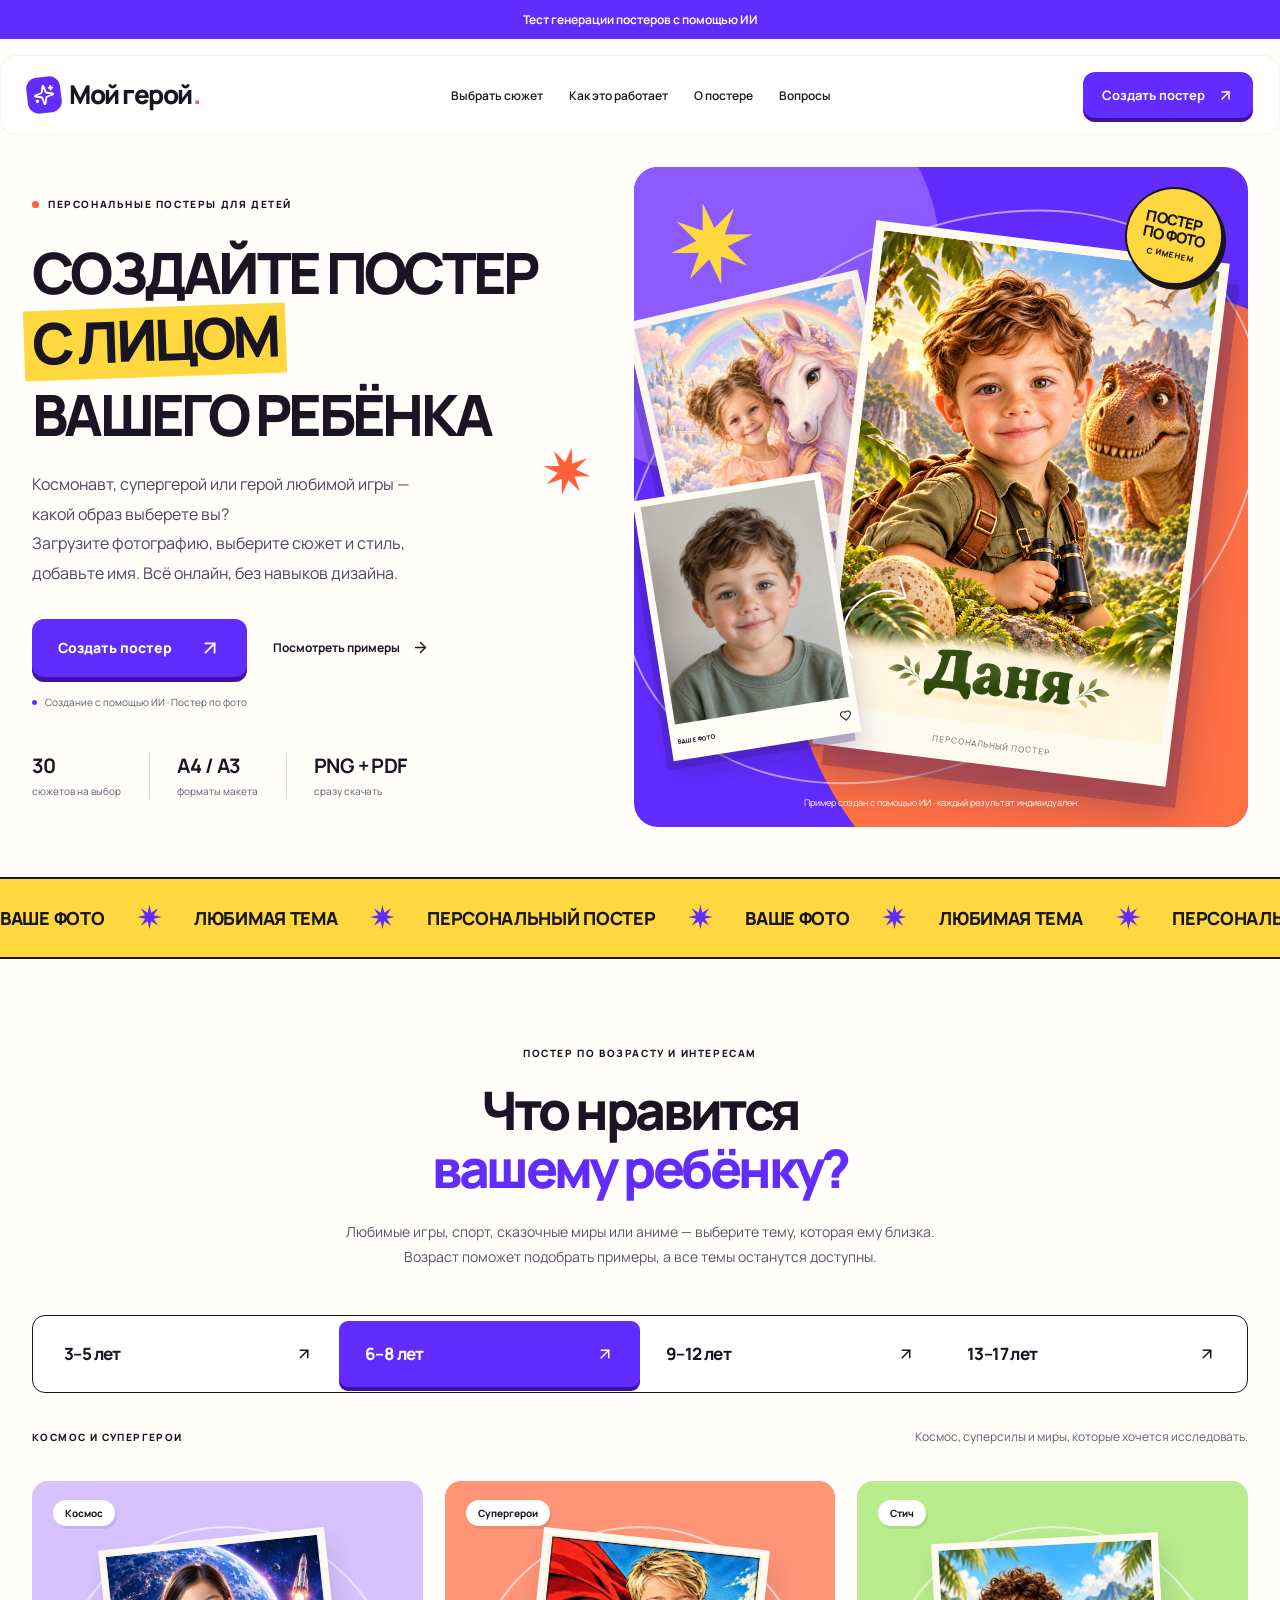
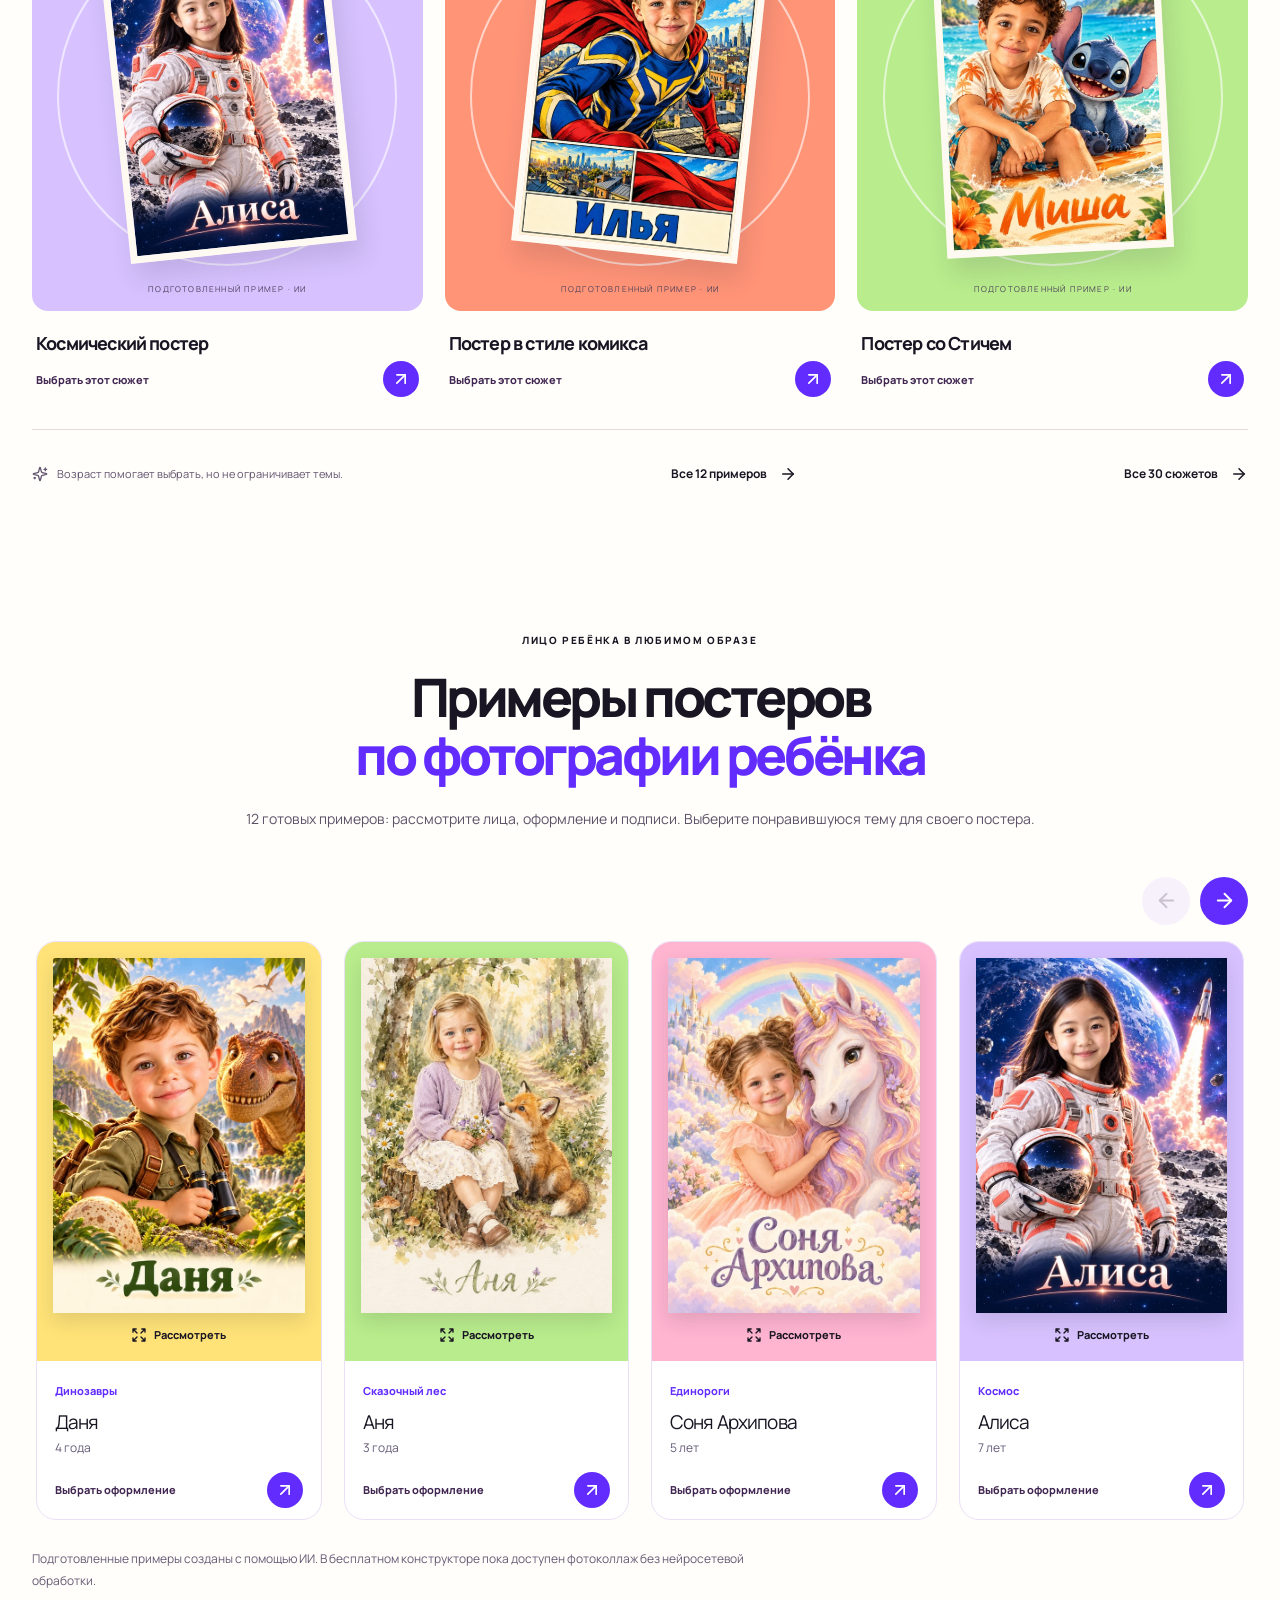
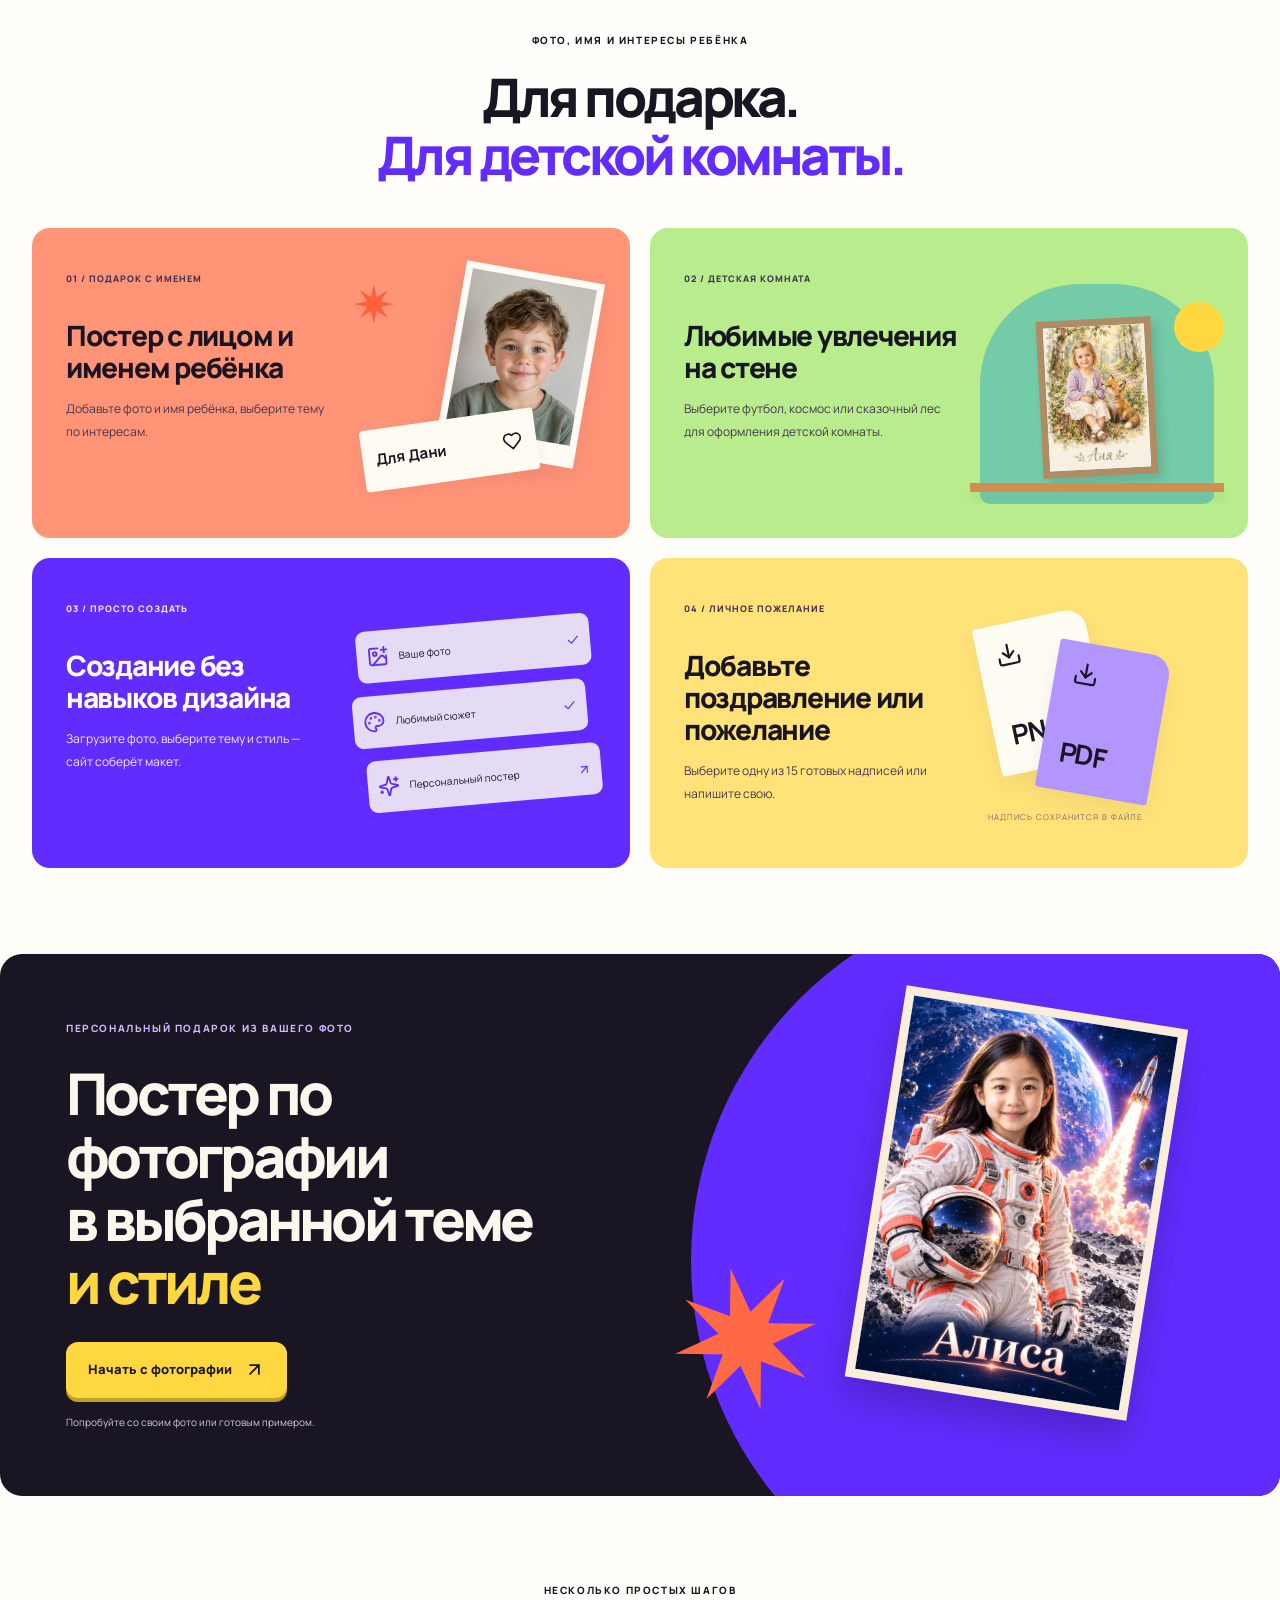
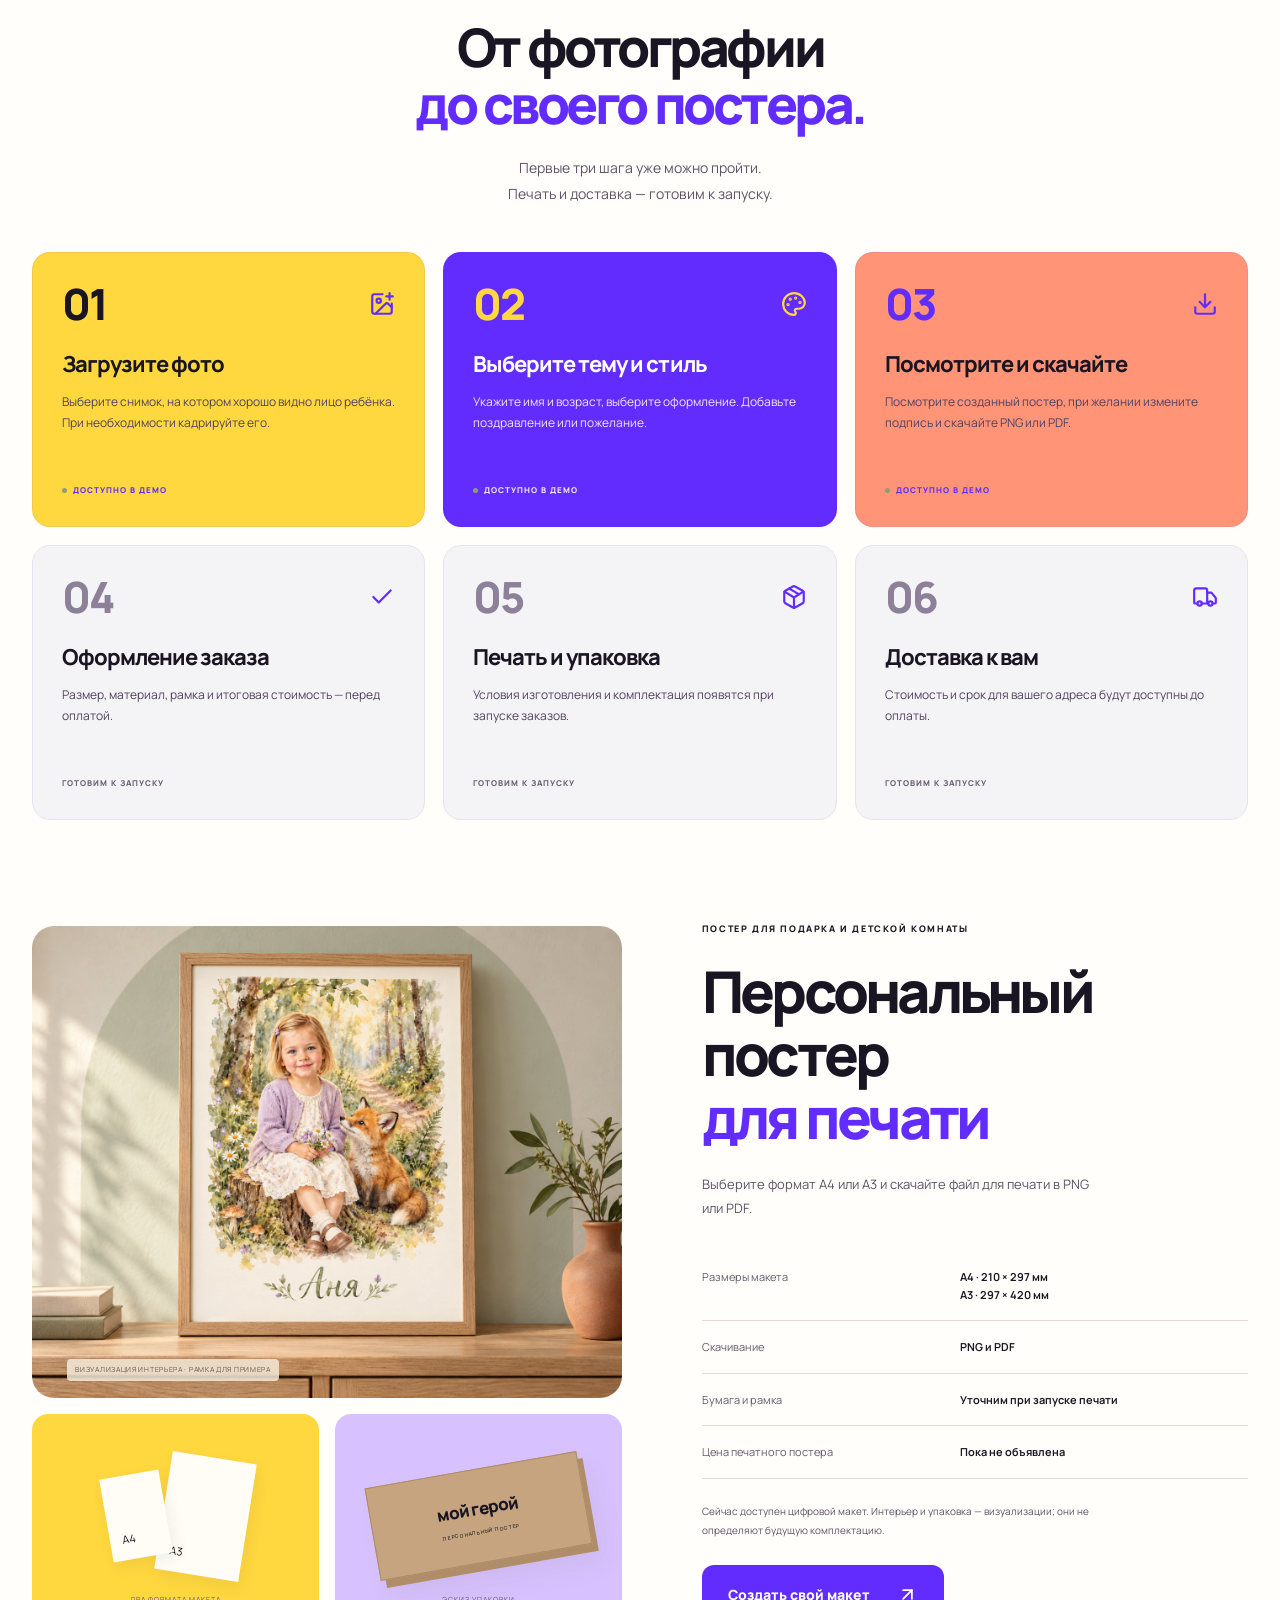
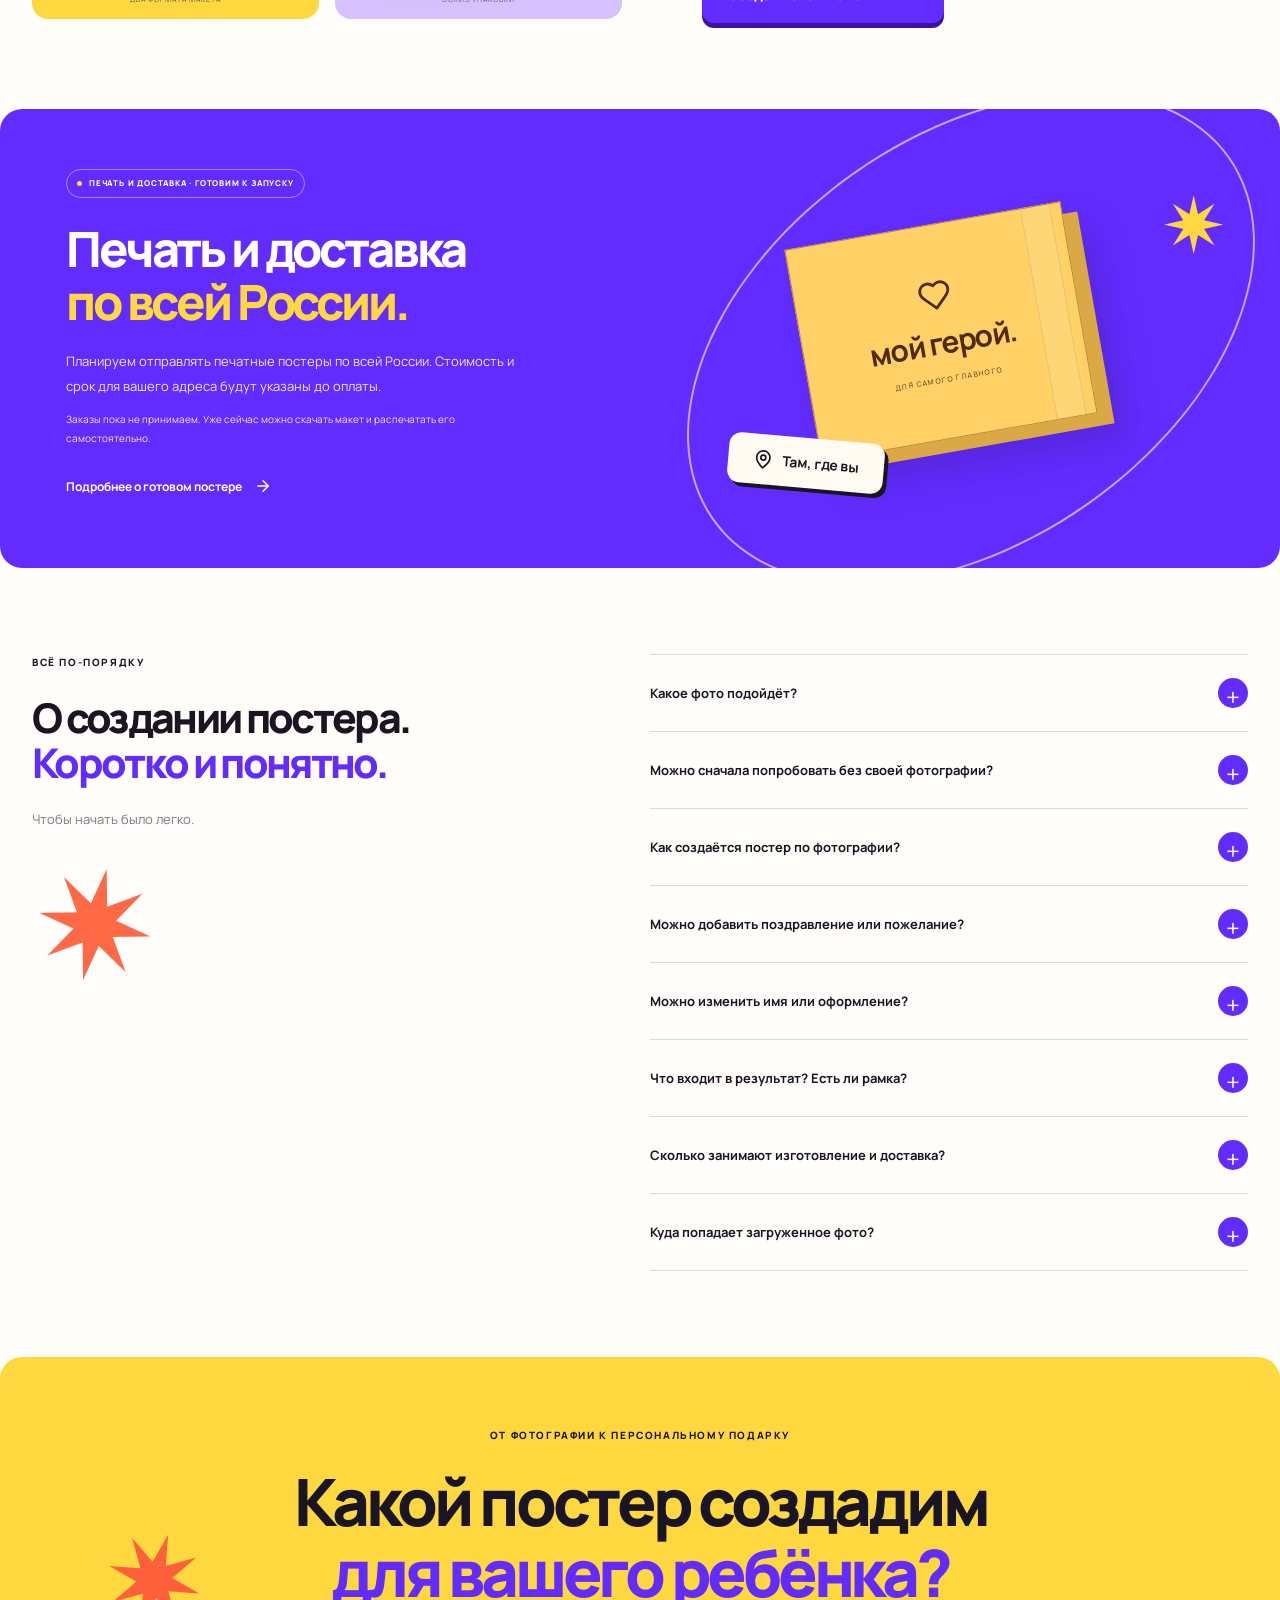
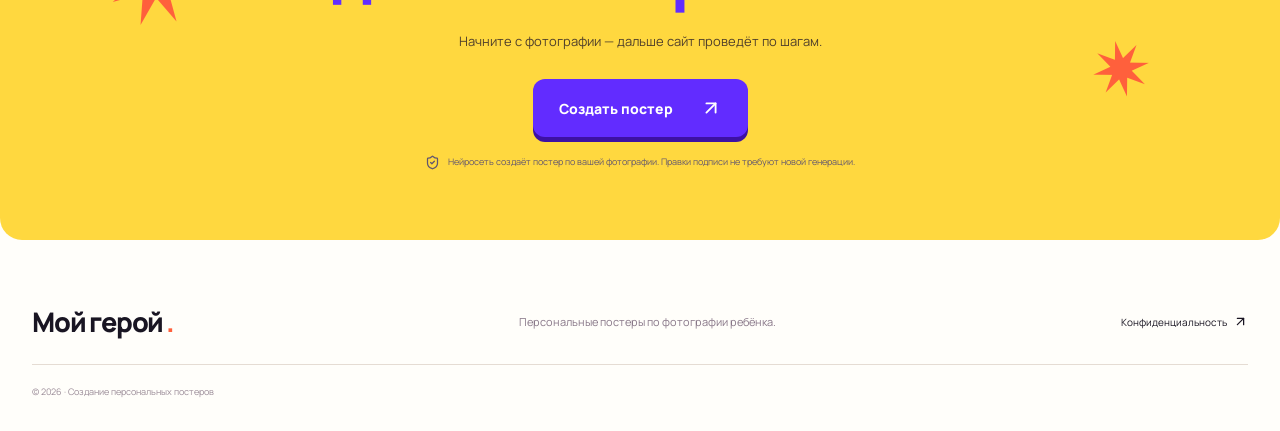
<file: index.html>
<!doctype html>
<html lang="ru">
  <head>
    <meta charset="UTF-8" />
    <meta name="viewport" content="width=device-width, initial-scale=1.0, viewport-fit=cover" />
    <meta name="referrer" content="no-referrer" />
    <title>Мой герой — постеры с лицом вашего ребёнка · демоверсия</title>
    <meta name="description" content="Создайте персональный постер с лицом и именем вашего ребёнка: загрузите фото, выберите тему и стиль. Попробуйте бесплатную демоверсию без навыков дизайна." />
    <script type="module" crossorigin src="./assets/index-Msgum3ST.js"></script>
    <link rel="stylesheet" crossorigin href="./assets/index-DNAxG1Vc.css">
  </head>
  <body>
    <div id="root">
      <p style="padding: 40px; font-family: sans-serif">
        Открываем демонстрацию… Если страница не появилась, проверьте соединение
        и <button onclick="location.reload()">обновите её</button>.
      </p>
    </div>
  </body>
</html>
</file>
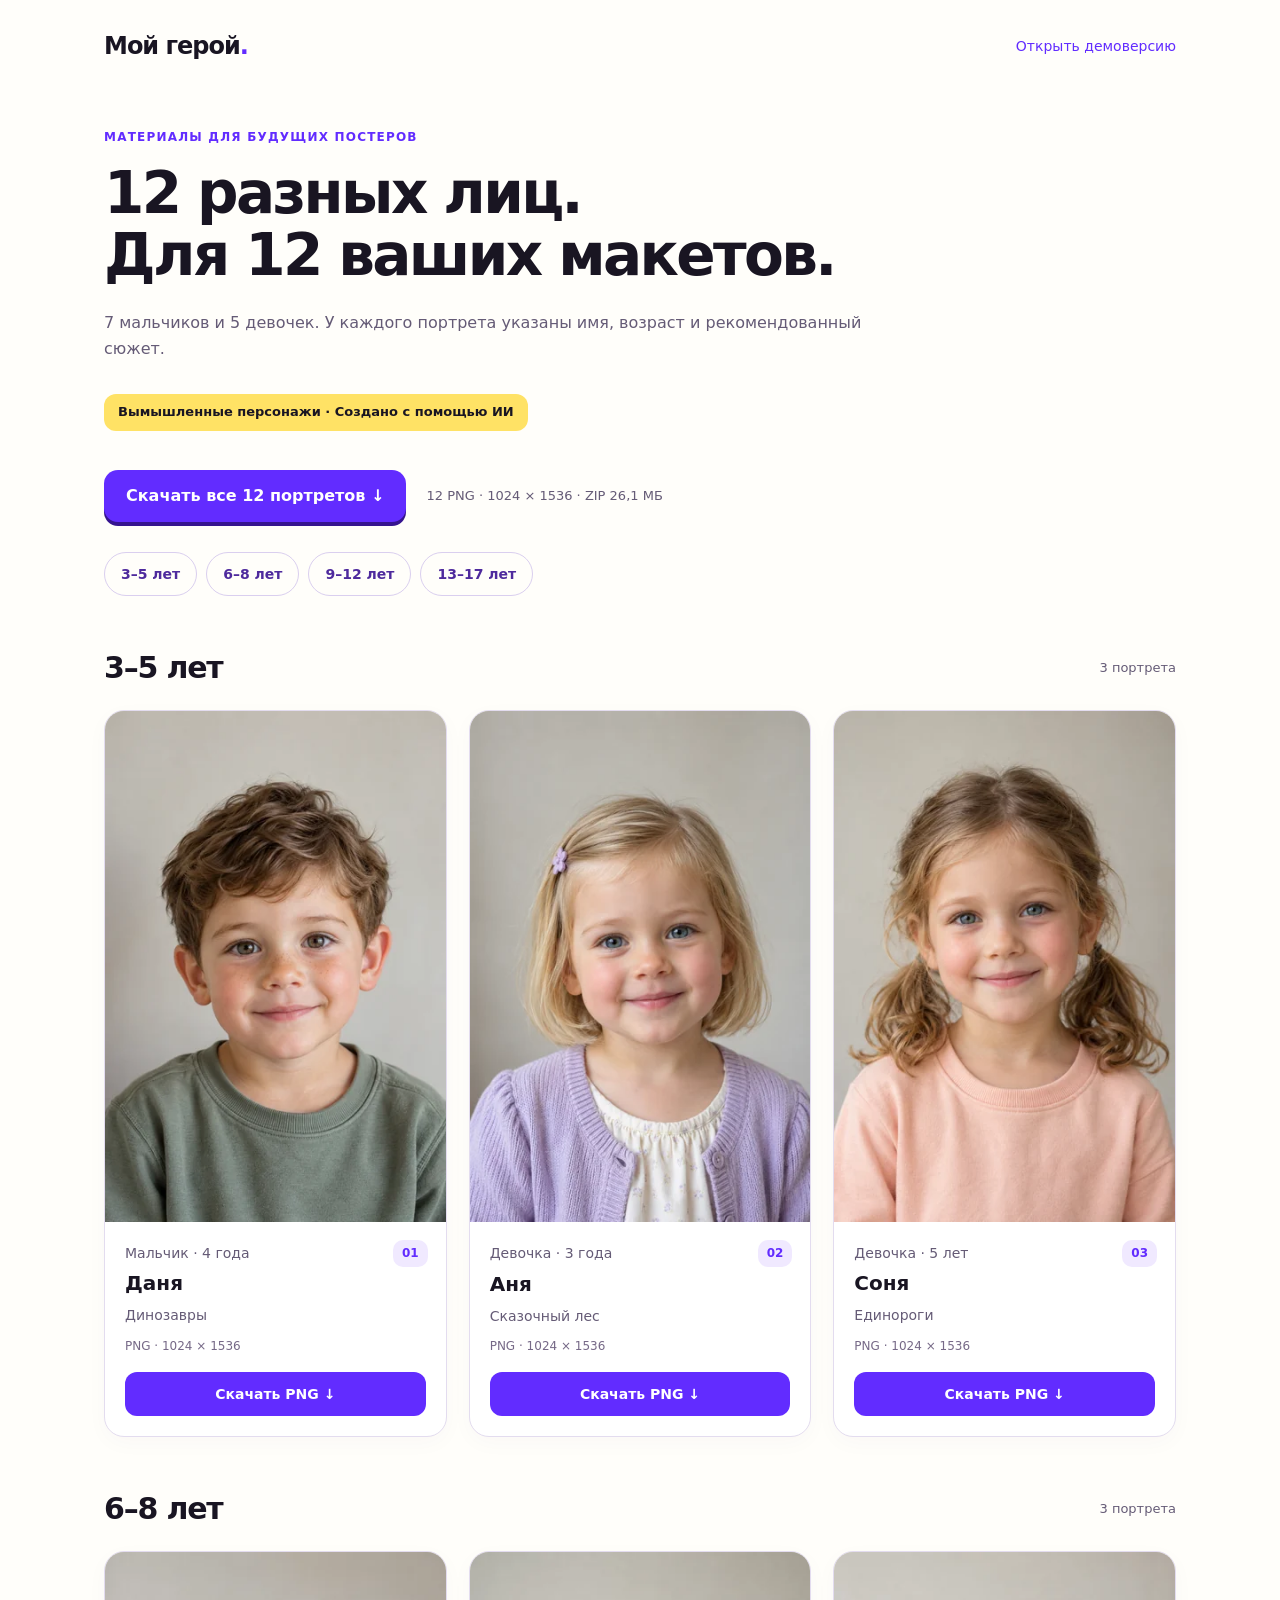
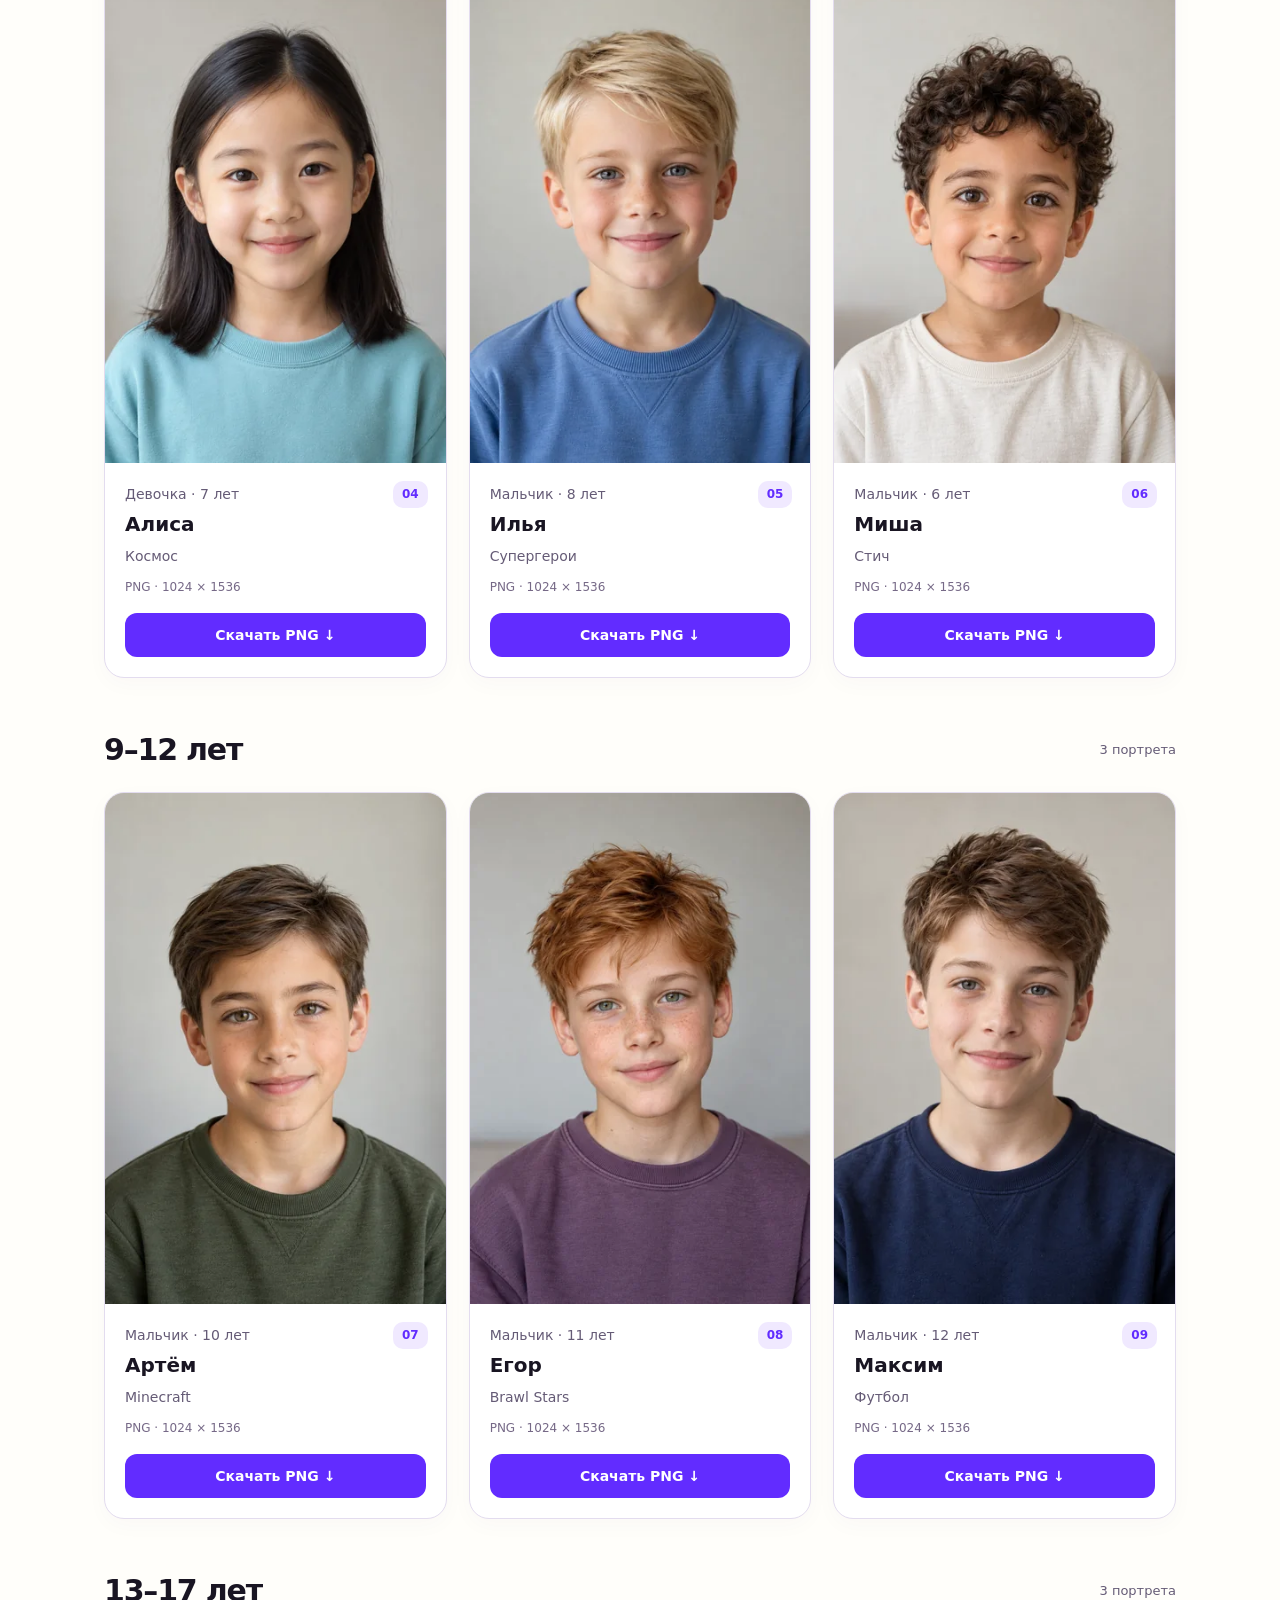
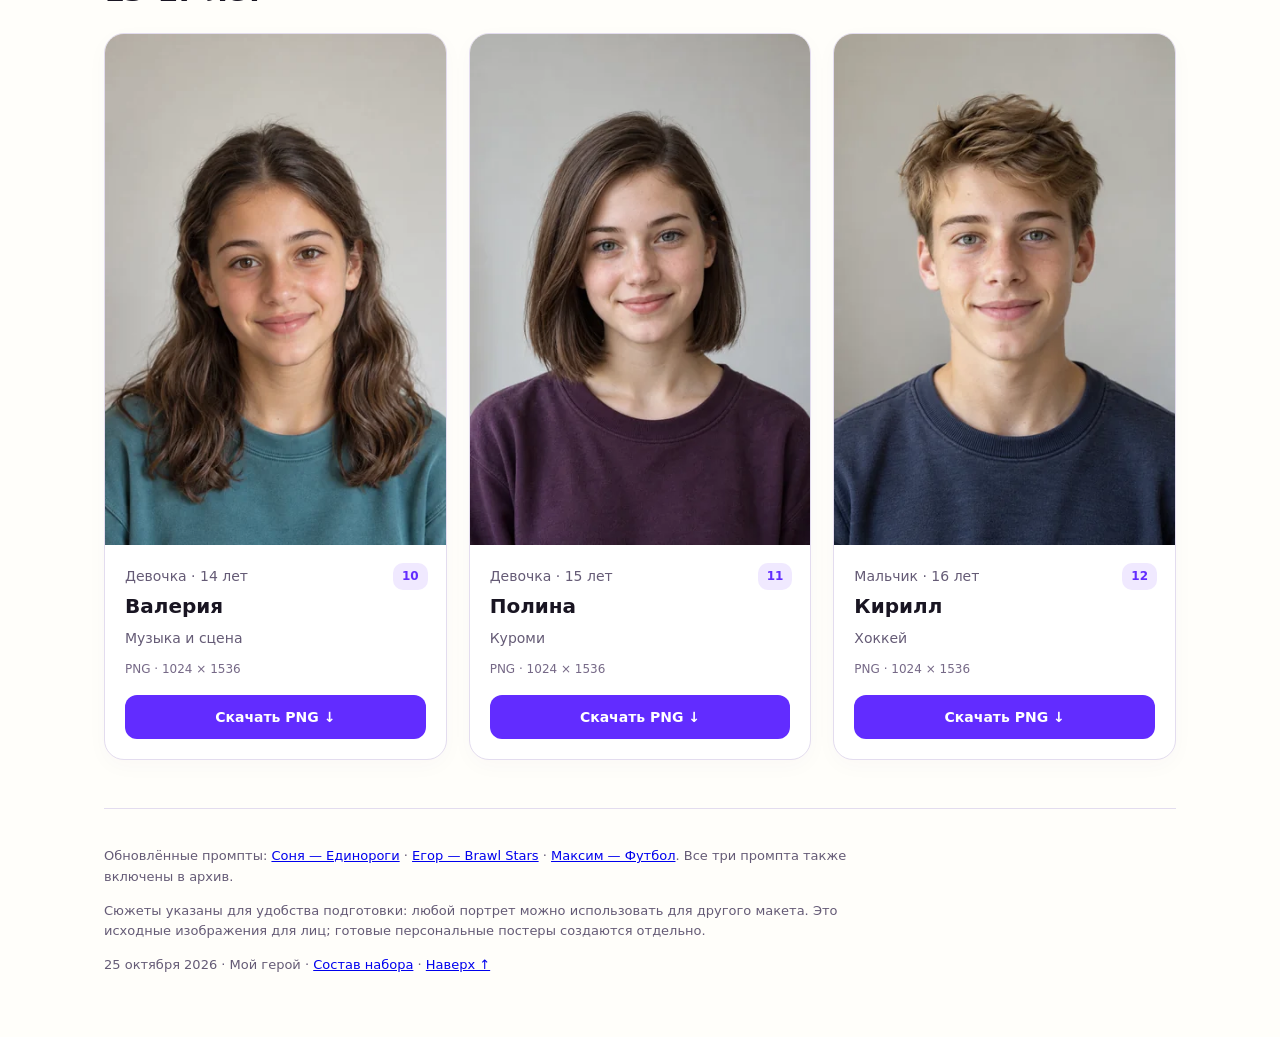
<file: models/index.html>
<!doctype html>
<html lang="ru"><head><meta charset="utf-8"><meta name="viewport" content="width=device-width,initial-scale=1"><meta name="robots" content="noindex,nofollow"><meta name="description" content="12 вымышленных детей: исходные портреты для подготовки персональных постеров. Просмотр и скачивание PNG."><title>12 лиц для макетов — Мой герой</title>
<style>
*{box-sizing:border-box}html{scroll-behavior:smooth;scroll-padding-top:24px}body{margin:0;background:#fffefa;color:#191522;font:16px/1.6 system-ui,-apple-system,BlinkMacSystemFont,"Segoe UI",sans-serif}main,header{max-width:1120px;margin:auto;padding:24px}header{display:flex;justify-content:space-between;align-items:center;gap:16px}.brand{font-size:24px;font-weight:850;letter-spacing:-1px;text-decoration:none;color:#191522}.brand span{color:#622cff}.back{min-height:44px;display:inline-flex;align-items:center;color:#622cff;text-decoration:none;font-size:14px}.eyebrow{font-size:12px;font-weight:750;letter-spacing:.1em;color:#622cff}h1{font-size:clamp(34px,6vw,58px);line-height:1.06;letter-spacing:-.045em;max-width:800px;margin:16px 0 24px}h2{font-size:30px;letter-spacing:-.04em;margin:0}h3{font-size:20px;line-height:1.3;margin:6px 0 8px}.intro{max-width:760px;color:#655b76;margin-bottom:20px}.notice{display:inline-block;background:#ffe265;padding:8px 14px;border-radius:12px;font-size:13px;font-weight:700}.primary{display:inline-flex;align-items:center;justify-content:center;min-height:52px;padding:13px 22px;background:#622cff;color:white;border-radius:14px;font-weight:750;text-decoration:none;box-shadow:0 4px 0 #36148f}.archive{display:flex;align-items:center;flex-wrap:wrap;gap:14px 20px;margin:26px 0 30px}.archive small{color:#655b76;font-size:13px}.nav{display:flex;flex-wrap:wrap;gap:9px}.nav a{min-height:44px;display:inline-flex;align-items:center;border:1px solid #dacfef;padding:8px 16px;border-radius:24px;text-decoration:none;color:#4e2a9d;font-size:14px;font-weight:650}.nav a:hover,.nav a:focus-visible{background:#ede4ff}section{margin:48px 0 0;scroll-margin-top:20px}.section-title{display:flex;align-items:center;justify-content:space-between;gap:15px;margin:0 0 18px}.section-title span{font-size:13px;color:#655b76}.grid{display:grid;grid-template-columns:repeat(3,minmax(0,1fr));gap:22px}.card{background:#fff;border:1px solid #e3dcef;border-radius:20px;overflow:hidden;min-width:0;box-shadow:0 6px 22px #3b215d07}.picture{display:block;background:#e9e6e1}.picture img{display:block;width:100%;height:auto;aspect-ratio:2/3;object-fit:contain}.copy{position:relative;padding:20px}.person{font-size:14px;color:#655b76;margin:0}.number{position:absolute;right:18px;top:18px;background:#f0e9ff;color:#622cff;font-size:12px;font-weight:750;padding:4px 9px;border-radius:10px}.theme{font-size:14px;margin:0 0 10px;color:#655b76}.format{font-size:12px;color:#766987;margin:0 0 16px}.download{display:flex;align-items:center;justify-content:center;min-height:44px;padding:10px 12px;border-radius:12px;background:#622cff;color:white;text-decoration:none;font-size:14px;font-weight:700}.download:hover,.primary:hover{background:#4e20dc}a:focus-visible{outline:3px solid #f1ae19;outline-offset:4px}.card:focus-within{outline:3px solid #a383f7;outline-offset:3px}footer{border-top:1px solid #e3dcef;margin-top:48px;padding:24px 0;color:#655b76;font-size:13px}footer p{max-width:800px}@media(max-width:740px){h1{font-size:30px}.nav{gap:7px}.nav a{padding:8px 10px;font-size:13px}.grid{grid-template-columns:repeat(2,minmax(0,1fr));gap:14px}main,header{padding:18px}.copy{padding:14px}.number{position:static;float:right;margin-left:5px}.person{font-size:12px}h3{font-size:16px}.format{font-size:11px}.download{font-size:12px;padding:10px 7px}.section-title h2{font-size:26px}.primary{width:100%}.archive{gap:8px;margin:18px 0 22px}.archive small{display:block;font-size:12px}.intro{font-size:14px}.notice{font-size:12px}section{margin-top:32px}.brand{font-size:22px}.back{font-size:12px}}@media(prefers-reduced-motion:reduce){html{scroll-behavior:auto}}
</style></head><body><header><a class="brand" href="../">Мой герой<span>.</span></a><a class="back" href="../">Открыть демоверсию</a></header><main id="top"><p class="eyebrow">МАТЕРИАЛЫ ДЛЯ БУДУЩИХ ПОСТЕРОВ</p><h1>12 разных лиц.<br>Для 12 ваших макетов.</h1><p class="intro">7 мальчиков и 5 девочек. У каждого портрета указаны имя, возраст и рекомендованный сюжет.</p><p class="notice">Вымышленные персонажи · Создано с помощью ИИ</p><div class="archive"><a class="primary" href="poster-faces-12.zip?v=portraits-r3-20261025" download>Скачать все 12 портретов ↓</a><small>12 PNG · 1024 × 1536 · ZIP 26,1 МБ</small></div><nav class="nav" aria-label="Возрастные группы"><a href="#group-0">3–5 лет</a><a href="#group-1">6–8 лет</a><a href="#group-2">9–12 лет</a><a href="#group-3">13–17 лет</a></nav><section id="group-0"><div class="section-title"><h2>3–5 лет</h2><span>3 портрета</span></div><div class="grid"><article class="card"><a class="picture" href="originals/01-dinosaurs-boy-4.png?v=516c55e193fe" target="_blank" rel="noopener" aria-label="Открыть портрет: Динозавры, Мальчик · 4 года"><img src="previews/01-dinosaurs-boy-4.webp?v=516c55e193fe" width="384" height="576" loading="lazy" alt="Вымышленный персонаж: Мальчик · 4 года" /></a><div class="copy"><span class="number">01</span><p class="person">Мальчик · 4 года</p><h3>Даня</h3><p class="theme">Динозавры</p><p class="format">PNG · 1024 × 1536</p><a class="download" href="originals/01-dinosaurs-boy-4.png?v=516c55e193fe" download="01-dinosaurs-boy-4.png">Скачать PNG ↓</a></div></article><article class="card"><a class="picture" href="originals/02-forest-girl-3.png?v=85c3364f5025" target="_blank" rel="noopener" aria-label="Открыть портрет: Сказочный лес, Девочка · 3 года"><img src="previews/02-forest-girl-3.webp?v=85c3364f5025" width="384" height="576" loading="lazy" alt="Вымышленный персонаж: Девочка · 3 года" /></a><div class="copy"><span class="number">02</span><p class="person">Девочка · 3 года</p><h3>Аня</h3><p class="theme">Сказочный лес</p><p class="format">PNG · 1024 × 1536</p><a class="download" href="originals/02-forest-girl-3.png?v=85c3364f5025" download="02-forest-girl-3.png">Скачать PNG ↓</a></div></article><article class="card"><a class="picture" href="originals/03-unicorns-girl-5.png?v=11fb67070a36" target="_blank" rel="noopener" aria-label="Открыть портрет: Единороги, Девочка · 5 лет"><img src="previews/03-unicorns-girl-5.webp?v=11fb67070a36" width="384" height="576" loading="lazy" alt="Вымышленный персонаж: Девочка · 5 лет" /></a><div class="copy"><span class="number">03</span><p class="person">Девочка · 5 лет</p><h3>Соня</h3><p class="theme">Единороги</p><p class="format">PNG · 1024 × 1536</p><a class="download" href="originals/03-unicorns-girl-5.png?v=11fb67070a36" download="03-unicorns-girl-5.png">Скачать PNG ↓</a></div></article></div></section><section id="group-1"><div class="section-title"><h2>6–8 лет</h2><span>3 портрета</span></div><div class="grid"><article class="card"><a class="picture" href="originals/04-space-girl-7.png?v=adbf21dfb75a" target="_blank" rel="noopener" aria-label="Открыть портрет: Космос, Девочка · 7 лет"><img src="previews/04-space-girl-7.webp?v=adbf21dfb75a" width="384" height="576" loading="lazy" alt="Вымышленный персонаж: Девочка · 7 лет" /></a><div class="copy"><span class="number">04</span><p class="person">Девочка · 7 лет</p><h3>Алиса</h3><p class="theme">Космос</p><p class="format">PNG · 1024 × 1536</p><a class="download" href="originals/04-space-girl-7.png?v=adbf21dfb75a" download="04-space-girl-7.png">Скачать PNG ↓</a></div></article><article class="card"><a class="picture" href="originals/05-heroes-boy-8.png?v=d4fa90d38026" target="_blank" rel="noopener" aria-label="Открыть портрет: Супергерои, Мальчик · 8 лет"><img src="previews/05-heroes-boy-8.webp?v=d4fa90d38026" width="384" height="576" loading="lazy" alt="Вымышленный персонаж: Мальчик · 8 лет" /></a><div class="copy"><span class="number">05</span><p class="person">Мальчик · 8 лет</p><h3>Илья</h3><p class="theme">Супергерои</p><p class="format">PNG · 1024 × 1536</p><a class="download" href="originals/05-heroes-boy-8.png?v=d4fa90d38026" download="05-heroes-boy-8.png">Скачать PNG ↓</a></div></article><article class="card"><a class="picture" href="originals/06-stitch-boy-6.png?v=4dc21ea90f91" target="_blank" rel="noopener" aria-label="Открыть портрет: Стич, Мальчик · 6 лет"><img src="previews/06-stitch-boy-6.webp?v=4dc21ea90f91" width="384" height="576" loading="lazy" alt="Вымышленный персонаж: Мальчик · 6 лет" /></a><div class="copy"><span class="number">06</span><p class="person">Мальчик · 6 лет</p><h3>Миша</h3><p class="theme">Стич</p><p class="format">PNG · 1024 × 1536</p><a class="download" href="originals/06-stitch-boy-6.png?v=4dc21ea90f91" download="06-stitch-boy-6.png">Скачать PNG ↓</a></div></article></div></section><section id="group-2"><div class="section-title"><h2>9–12 лет</h2><span>3 портрета</span></div><div class="grid"><article class="card"><a class="picture" href="originals/07-minecraft-boy-10.png?v=145613d4cd14" target="_blank" rel="noopener" aria-label="Открыть портрет: Minecraft, Мальчик · 10 лет"><img src="previews/07-minecraft-boy-10.webp?v=145613d4cd14" width="384" height="576" loading="lazy" alt="Вымышленный персонаж: Мальчик · 10 лет" /></a><div class="copy"><span class="number">07</span><p class="person">Мальчик · 10 лет</p><h3>Артём</h3><p class="theme">Minecraft</p><p class="format">PNG · 1024 × 1536</p><a class="download" href="originals/07-minecraft-boy-10.png?v=145613d4cd14" download="07-minecraft-boy-10.png">Скачать PNG ↓</a></div></article><article class="card"><a class="picture" href="originals/08-brawlstars-boy-11.png?v=54f731b2d75b" target="_blank" rel="noopener" aria-label="Открыть портрет: Brawl Stars, Мальчик · 11 лет"><img src="previews/08-brawlstars-boy-11.webp?v=54f731b2d75b" width="384" height="576" loading="lazy" alt="Вымышленный персонаж: Мальчик · 11 лет" /></a><div class="copy"><span class="number">08</span><p class="person">Мальчик · 11 лет</p><h3>Егор</h3><p class="theme">Brawl Stars</p><p class="format">PNG · 1024 × 1536</p><a class="download" href="originals/08-brawlstars-boy-11.png?v=54f731b2d75b" download="08-brawlstars-boy-11.png">Скачать PNG ↓</a></div></article><article class="card"><a class="picture" href="originals/09-football-boy-12.png?v=484b4b23702c" target="_blank" rel="noopener" aria-label="Открыть портрет: Футбол, Мальчик · 12 лет"><img src="previews/09-football-boy-12.webp?v=484b4b23702c" width="384" height="576" loading="lazy" alt="Вымышленный персонаж: Мальчик · 12 лет" /></a><div class="copy"><span class="number">09</span><p class="person">Мальчик · 12 лет</p><h3>Максим</h3><p class="theme">Футбол</p><p class="format">PNG · 1024 × 1536</p><a class="download" href="originals/09-football-boy-12.png?v=484b4b23702c" download="09-football-boy-12.png">Скачать PNG ↓</a></div></article></div></section><section id="group-3"><div class="section-title"><h2>13–17 лет</h2><span>3 портрета</span></div><div class="grid"><article class="card"><a class="picture" href="originals/10-music-girl-14.png?v=7c3f14201970" target="_blank" rel="noopener" aria-label="Открыть портрет: Музыка и сцена, Девочка · 14 лет"><img src="previews/10-music-girl-14.webp?v=7c3f14201970" width="384" height="576" loading="lazy" alt="Вымышленный персонаж: Девочка · 14 лет" /></a><div class="copy"><span class="number">10</span><p class="person">Девочка · 14 лет</p><h3>Валерия</h3><p class="theme">Музыка и сцена</p><p class="format">PNG · 1024 × 1536</p><a class="download" href="originals/10-music-girl-14.png?v=7c3f14201970" download="10-music-girl-14.png">Скачать PNG ↓</a></div></article><article class="card"><a class="picture" href="originals/11-kuromi-girl-15.png?v=64a2da20992d" target="_blank" rel="noopener" aria-label="Открыть портрет: Куроми, Девочка · 15 лет"><img src="previews/11-kuromi-girl-15.webp?v=64a2da20992d" width="384" height="576" loading="lazy" alt="Вымышленный персонаж: Девочка · 15 лет" /></a><div class="copy"><span class="number">11</span><p class="person">Девочка · 15 лет</p><h3>Полина</h3><p class="theme">Куроми</p><p class="format">PNG · 1024 × 1536</p><a class="download" href="originals/11-kuromi-girl-15.png?v=64a2da20992d" download="11-kuromi-girl-15.png">Скачать PNG ↓</a></div></article><article class="card"><a class="picture" href="originals/12-hockey-boy-16.png?v=886ec87392d5" target="_blank" rel="noopener" aria-label="Открыть портрет: Хоккей, Мальчик · 16 лет"><img src="previews/12-hockey-boy-16.webp?v=886ec87392d5" width="384" height="576" loading="lazy" alt="Вымышленный персонаж: Мальчик · 16 лет" /></a><div class="copy"><span class="number">12</span><p class="person">Мальчик · 16 лет</p><h3>Кирилл</h3><p class="theme">Хоккей</p><p class="format">PNG · 1024 × 1536</p><a class="download" href="originals/12-hockey-boy-16.png?v=886ec87392d5" download="12-hockey-boy-16.png">Скачать PNG ↓</a></div></article></div></section><footer><p>Обновлённые промпты: <a href="prompts/03-sonya-unicorns.txt">Соня — Единороги</a> · <a href="prompts/08-egor-brawlstars.txt">Егор — Brawl Stars</a> · <a href="prompts/09-maxim-football.txt">Максим — Футбол</a>. Все три промпта также включены в архив.</p><p>Сюжеты указаны для удобства подготовки: любой портрет можно использовать для другого макета. Это исходные изображения для лиц; готовые персональные постеры создаются отдельно.</p><p>25 октября 2026 · Мой герой · <a href="manifest.json">Состав набора</a> · <a href="#top">Наверх ↑</a></p></footer></main></body></html>
</file>
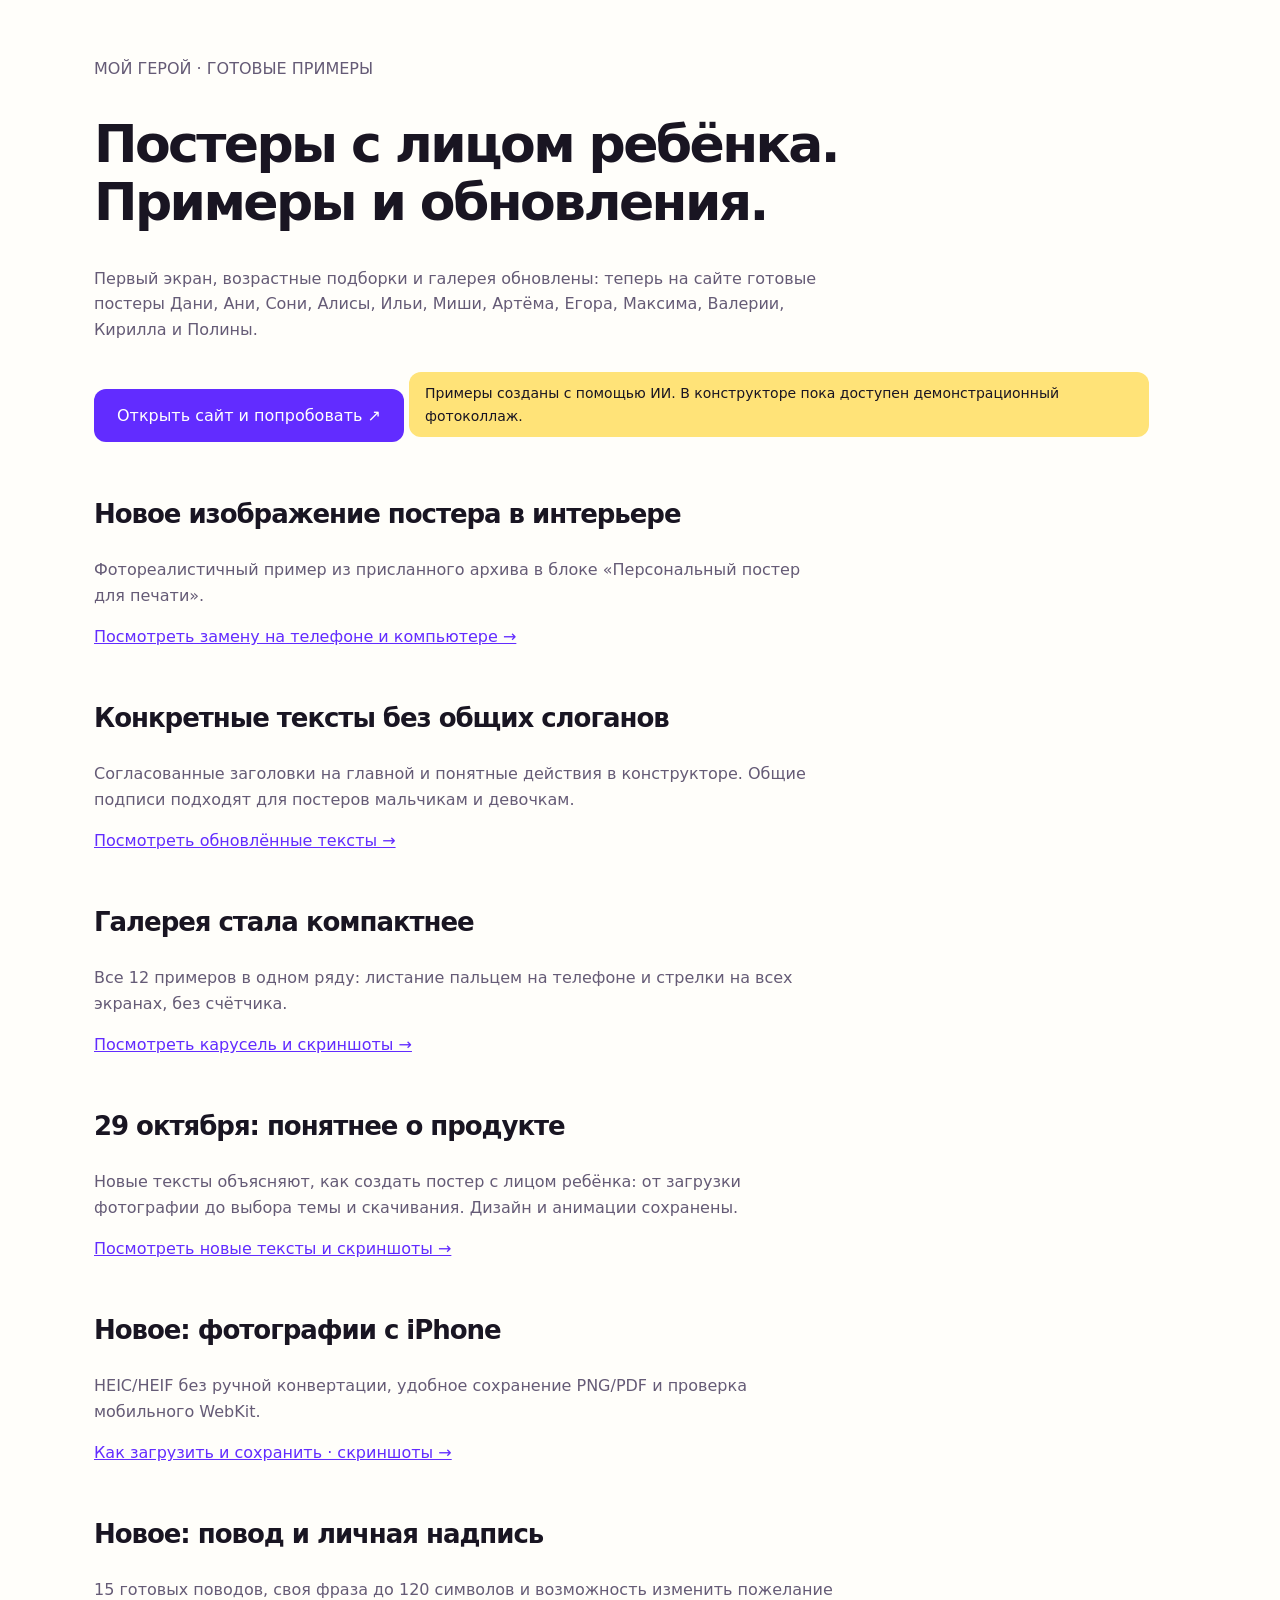
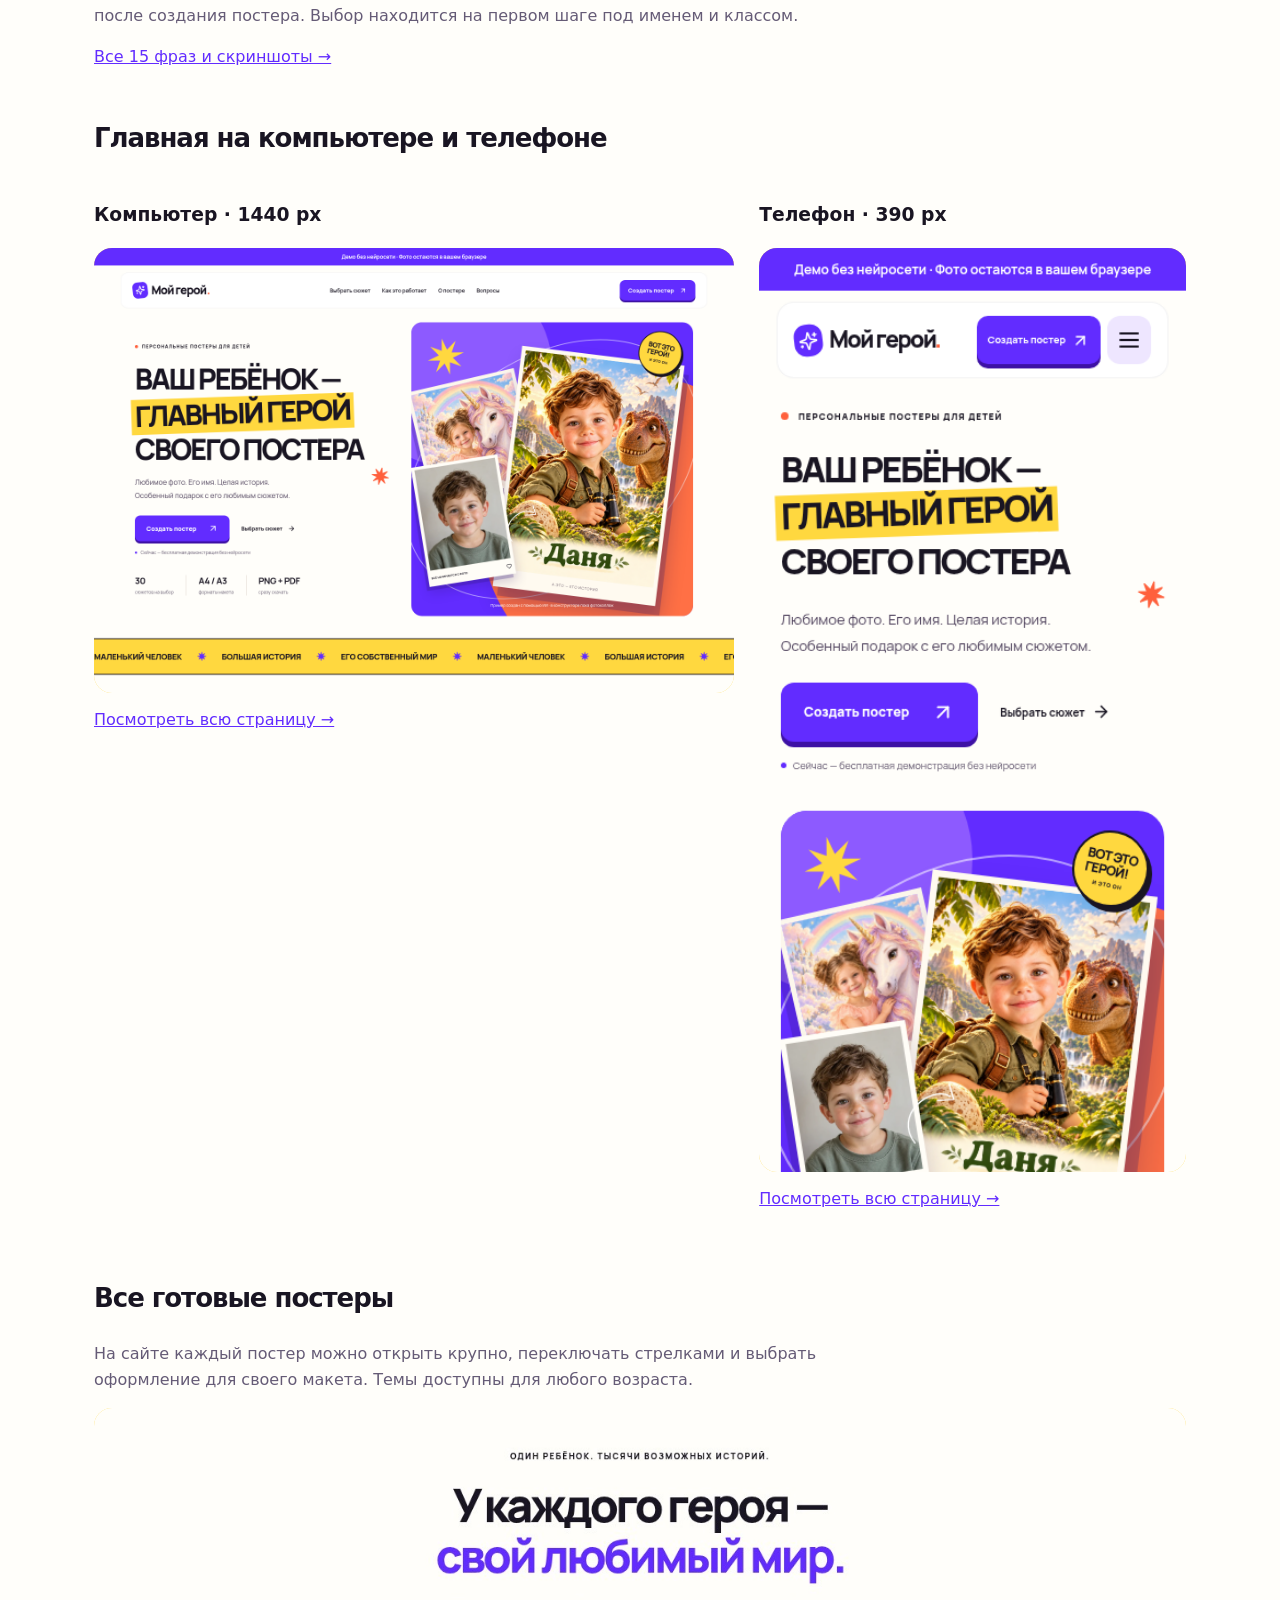
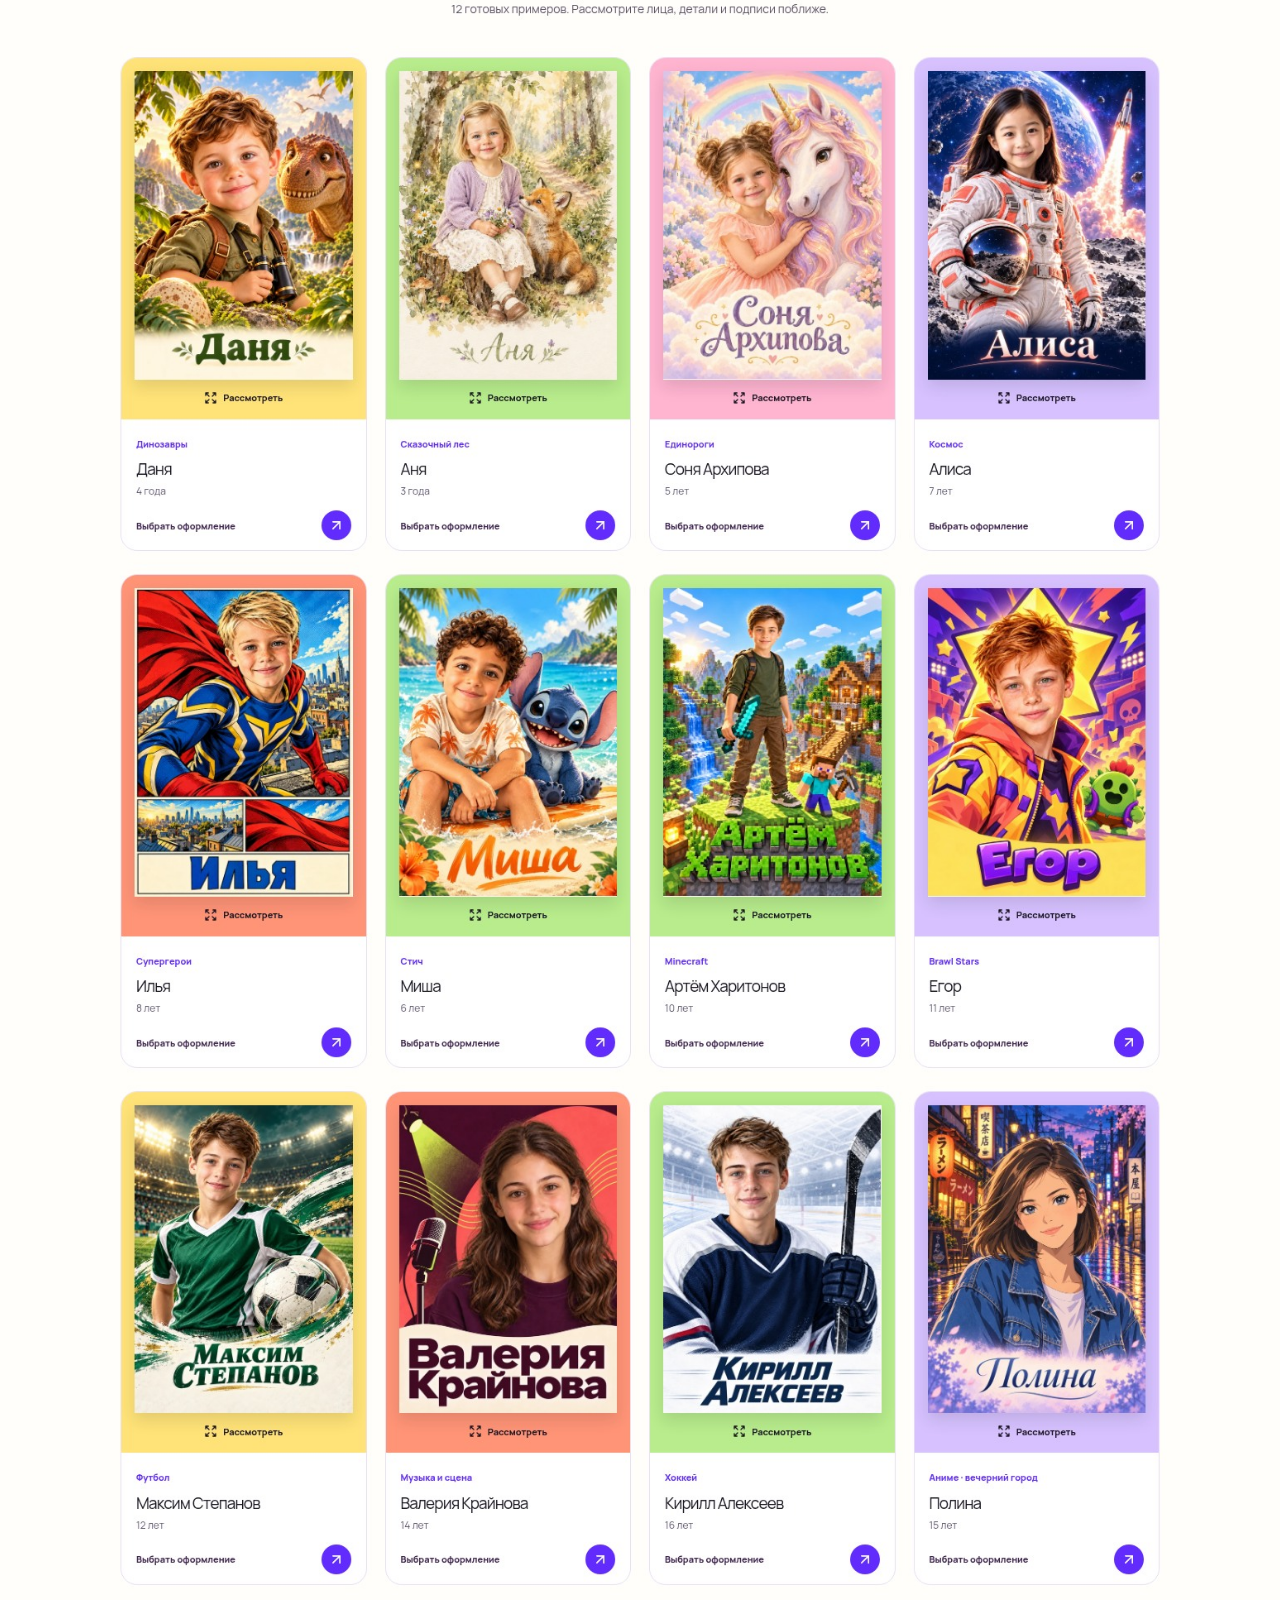
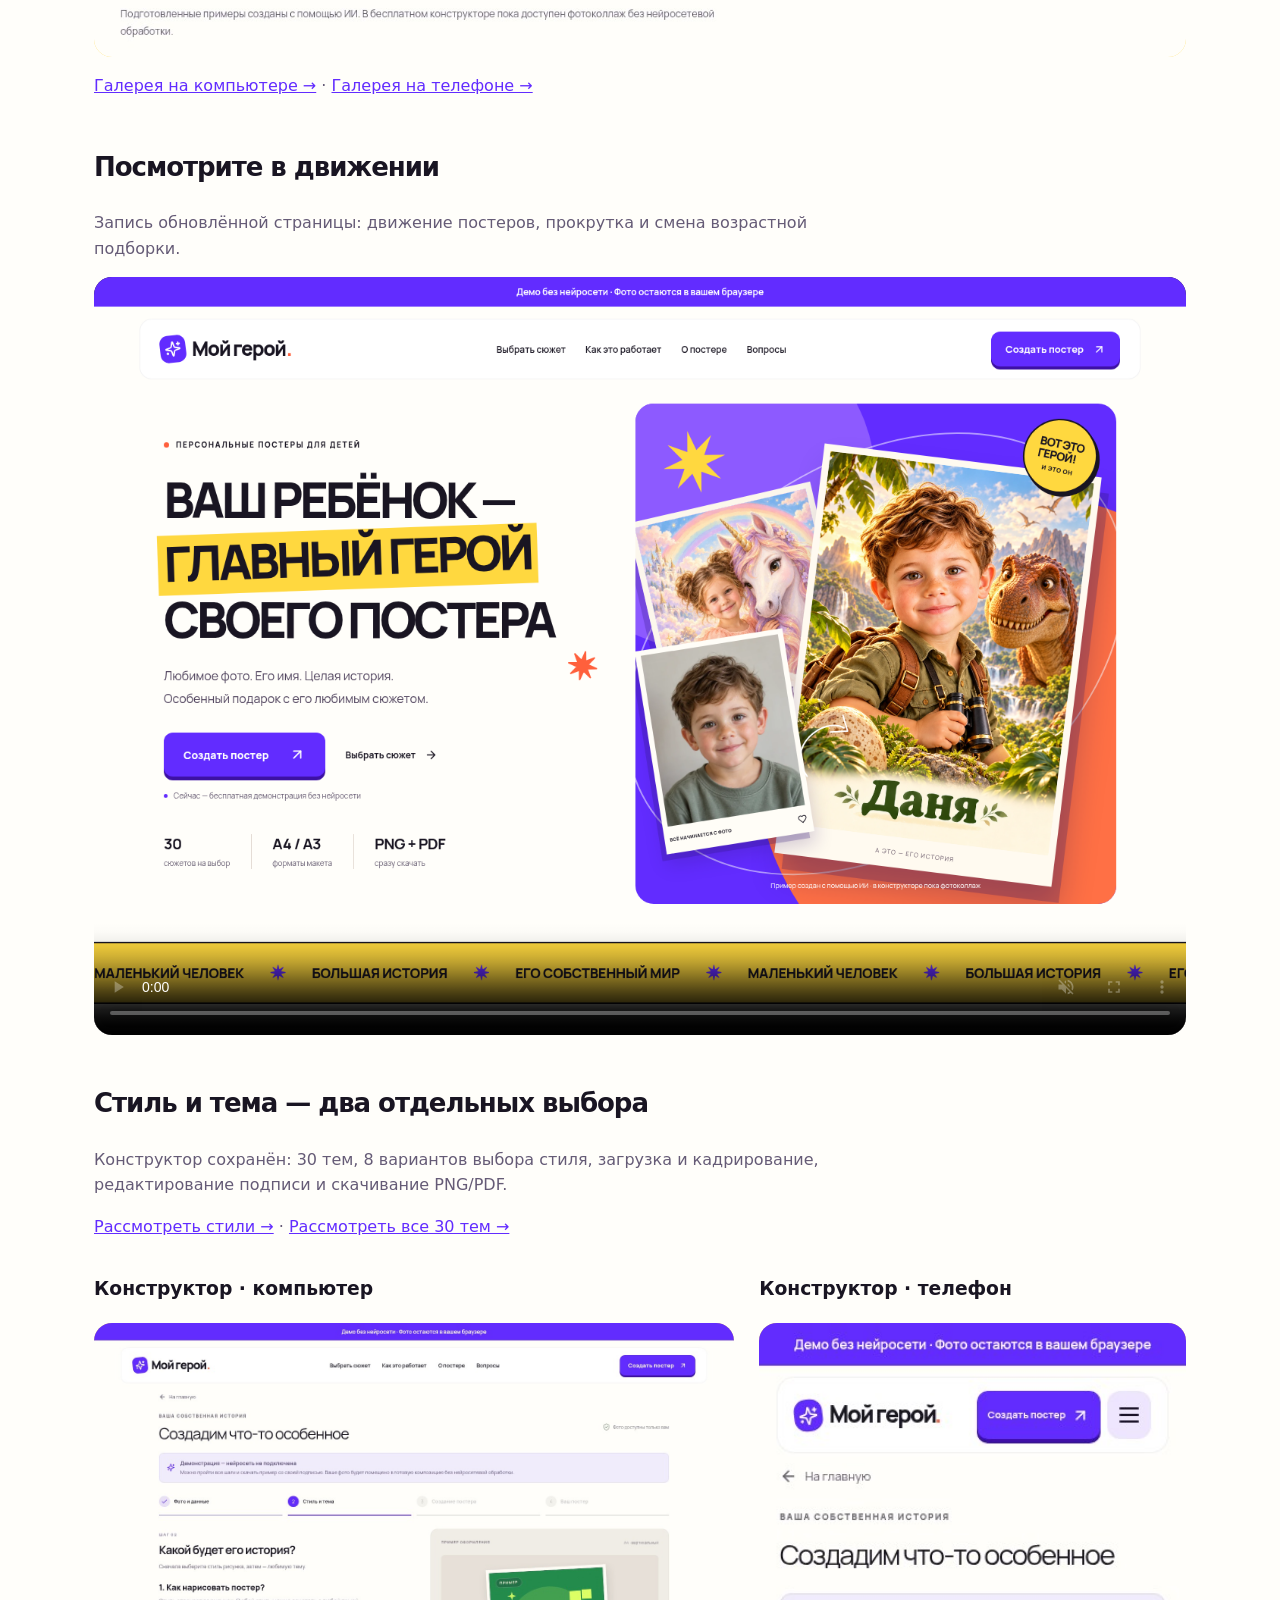
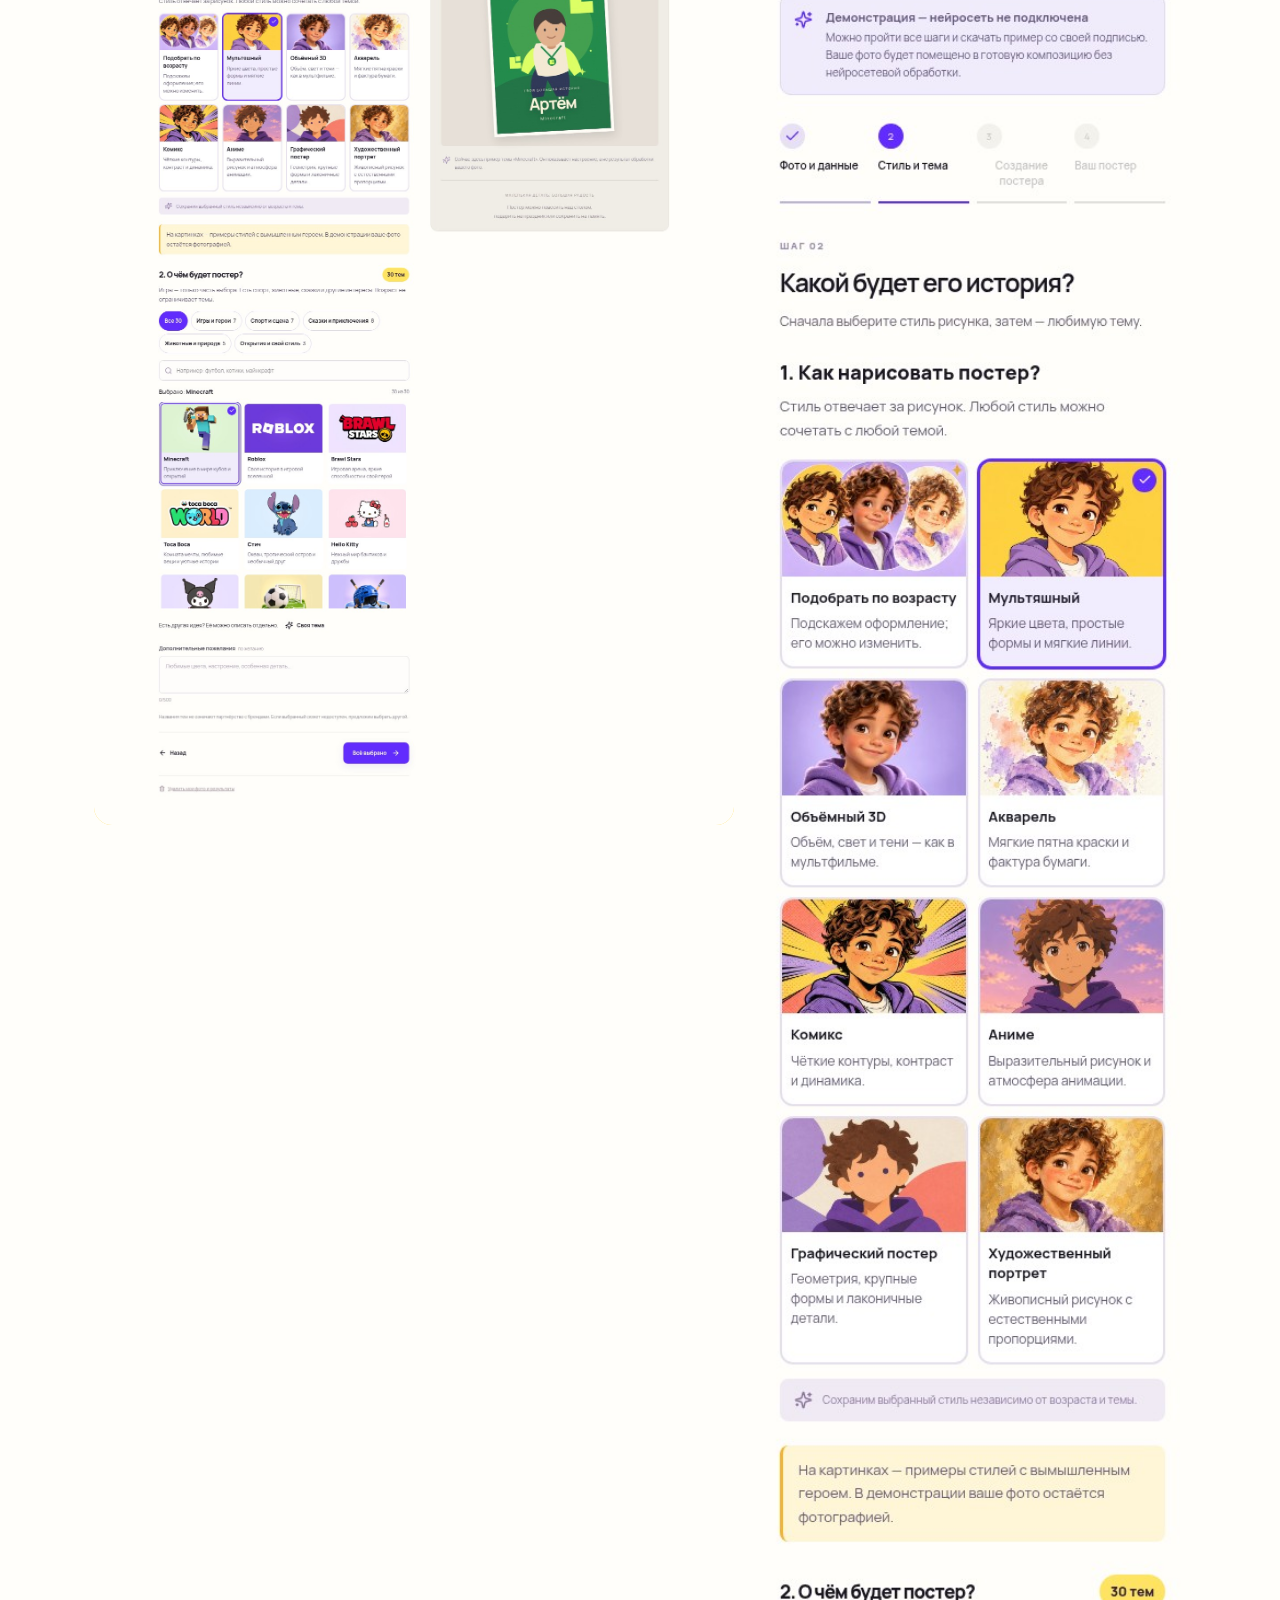
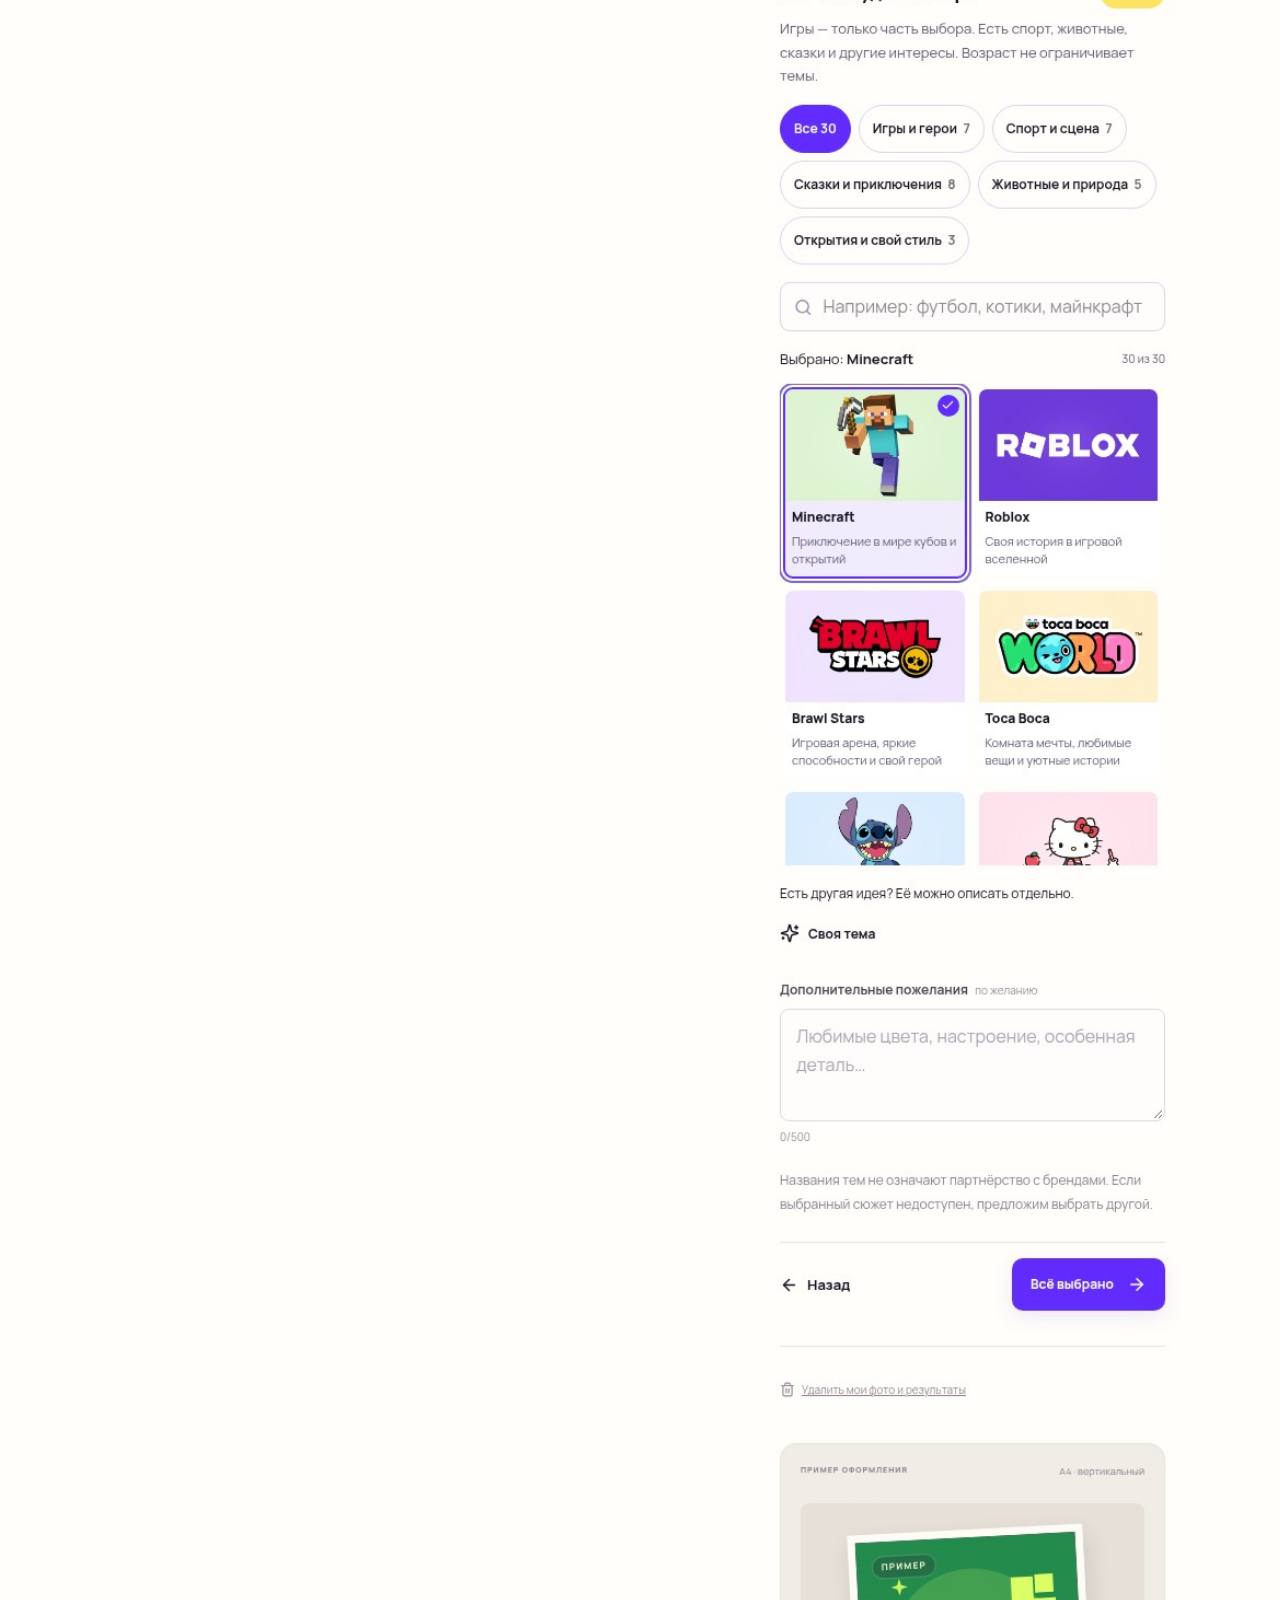
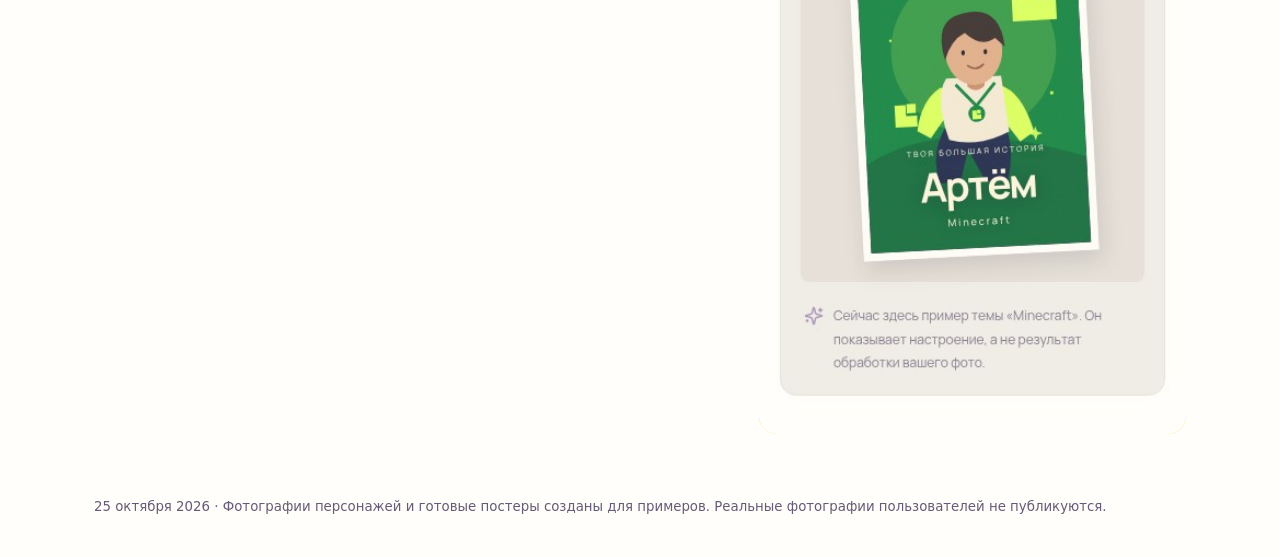
<file: review/index.html>
<!doctype html>
<html lang="ru">
<head>
<meta charset="utf-8"><meta name="viewport" content="width=device-width, initial-scale=1"><meta name="robots" content="noindex">
<title>Мой герой — 12 готовых постеров на сайте</title>
<style>
*{box-sizing:border-box}body{margin:0;background:#fffefa;color:#191522;font:16px/1.6 system-ui,sans-serif}main{max-width:1140px;padding:40px 24px;margin:auto}h1{font-size:clamp(30px,5vw,52px);line-height:1.1;letter-spacing:-.05em;max-width:760px}p{color:#655b76;max-width:740px}.button{display:inline-block;padding:14px 23px;background:#622cff;border-radius:12px;color:white;text-decoration:none;margin:15px 0 30px}.grid{display:grid;grid-template-columns:1.5fr 1fr;gap:25px}article{min-width:0}article>a{display:block;color:#622cff;min-height:44px}figure{margin:0 0 14px;background:#ffd83f;border-radius:18px;overflow:hidden}img{display:block;width:100%;height:auto}h2{font-size:26px;letter-spacing:-.04em}section{margin:0 0 48px}a{color:#622cff}a:focus-visible{outline:3px solid #622cff;outline-offset:5px}small{display:block;margin-top:35px;color:#655b76}video{display:block;width:100%;border-radius:18px;background:#191522}.notice{display:inline-block;background:#ffe378;border-radius:12px;padding:10px 16px;color:#191522;font-size:14px}@media(max-width:650px){.grid{grid-template-columns:1fr}main{padding:28px 20px}.mobile{max-width:390px}}
</style>
</head>
<body><main>
<p>МОЙ ГЕРОЙ · ГОТОВЫЕ ПРИМЕРЫ</p>
<h1>Постеры с лицом ребёнка.<br>Примеры и обновления.</h1>
<p>Первый экран, возрастные подборки и галерея обновлены: теперь на сайте готовые постеры Дани, Ани, Сони, Алисы, Ильи, Миши, Артёма, Егора, Максима, Валерии, Кирилла и Полины.</p>
<a class="button" href="../?v=showcase-20261025">Открыть сайт и попробовать ↗</a>
<p class="notice">Примеры созданы с помощью ИИ. В конструкторе пока доступен демонстрационный фотоколлаж.</p>
<section><h2>Новое изображение постера в интерьере</h2><p>Фотореалистичный пример из присланного архива в блоке «Персональный постер для печати».</p><p><a href="interior-photo.html?v=interior-photo-20261029">Посмотреть замену на телефоне и компьютере →</a></p></section>
<section><h2>Конкретные тексты без общих слоганов</h2><p>Согласованные заголовки на главной и понятные действия в конструкторе. Общие подписи подходят для постеров мальчикам и девочкам.</p><p><a href="wording.html?v=wording-20261029">Посмотреть обновлённые тексты →</a></p></section>
<section><h2>Галерея стала компактнее</h2><p>Все 12 примеров в одном ряду: листание пальцем на телефоне и стрелки на всех экранах, без счётчика.</p><p><a href="carousel.html?v=carousel-20261029">Посмотреть карусель и скриншоты →</a></p></section>
<section><h2>29 октября: понятнее о продукте</h2><p>Новые тексты объясняют, как создать постер с лицом ребёнка: от загрузки фотографии до выбора темы и скачивания. Дизайн и анимации сохранены.</p><p><a href="clear-product.html?v=product-20261029">Посмотреть новые тексты и скриншоты →</a></p></section>
<section><h2>Новое: фотографии с iPhone</h2><p>HEIC/HEIF без ручной конвертации, удобное сохранение PNG/PDF и проверка мобильного WebKit.</p><p><a href="iphone.html?v=iphone-20261025">Как загрузить и сохранить · скриншоты →</a></p></section>
<section><h2>Новое: повод и личная надпись</h2><p>15 готовых поводов, своя фраза до 120 символов и возможность изменить пожелание после создания постера. Выбор находится на первом шаге под именем и классом.</p><p><a href="gift-captions.html?v=gift-compact-20261025">Все 15 фраз и скриншоты →</a></p></section>
<section>
<h2>Главная на компьютере и телефоне</h2>
<div class="grid">
<article><h3>Компьютер · 1440 px</h3><figure><a href="desktop.jpg?v=showcase-20261025"><img src="desktop-hero.png?v=showcase-20261025" alt="Обновлённый первый экран: Даня с динозавром и исходный портрет"></a></figure><a href="desktop.jpg?v=showcase-20261025">Посмотреть всю страницу →</a></article>
<article class="mobile"><h3>Телефон · 390 px</h3><figure><a href="mobile.jpg?v=showcase-20261025"><img src="mobile-hero.png?v=showcase-20261025" alt="Обновлённая главная страница на телефоне"></a></figure><a href="mobile.jpg?v=showcase-20261025">Посмотреть всю страницу →</a></article>
</div>
</section>
<section>
<h2>Все готовые постеры</h2>
<p>На сайте каждый постер можно открыть крупно, переключать стрелками и выбрать оформление для своего макета. Темы доступны для любого возраста.</p>
<figure><a href="posters-all.jpg?v=showcase-20261025"><img loading="lazy" src="posters-all.jpg?v=showcase-20261025" alt="Галерея всех двенадцати персональных постеров"></a></figure>
<p><a href="posters-desktop.jpg?v=showcase-20261025">Галерея на компьютере →</a> · <a href="posters-mobile.jpg?v=showcase-20261025">Галерея на телефоне →</a></p>
</section>
<section>
<h2>Посмотрите в движении</h2>
<p>Запись обновлённой страницы: движение постеров, прокрутка и смена возрастной подборки.</p>
<video controls muted playsinline preload="metadata" poster="desktop-hero.png?v=showcase-20261025"><source src="motion.mp4?v=showcase-20261025" type="video/mp4">Откройте <a href="motion.mp4?v=showcase-20261025">видео</a>.</video>
</section>
<section>
<h2>Стиль и тема — два отдельных выбора</h2>
<p>Конструктор сохранён: 30 тем, 8 вариантов выбора стиля, загрузка и кадрирование, редактирование подписи и скачивание PNG/PDF.</p>
<p><a href="styles.jpg?v=visual-20261024">Рассмотреть стили →</a> · <a href="themes.jpg?v=visual-20261024">Рассмотреть все 30 тем →</a></p>
<div class="grid"><article><h3>Конструктор · компьютер</h3><figure><a href="catalog-desktop.jpg?v=visual-20261024"><img loading="lazy" src="catalog-desktop.jpg?v=visual-20261024" alt="Выбор стиля и темы на компьютере"></a></figure></article><article class="mobile"><h3>Конструктор · телефон</h3><figure><a href="catalog-mobile.jpg?v=visual-20261024"><img loading="lazy" src="catalog-mobile.jpg?v=visual-20261024" alt="Выбор стиля и темы на телефоне"></a></figure></article></div>
</section>
<small>25 октября 2026 · Фотографии персонажей и готовые постеры созданы для примеров. Реальные фотографии пользователей не публикуются.</small>
</main></body></html>
</file>
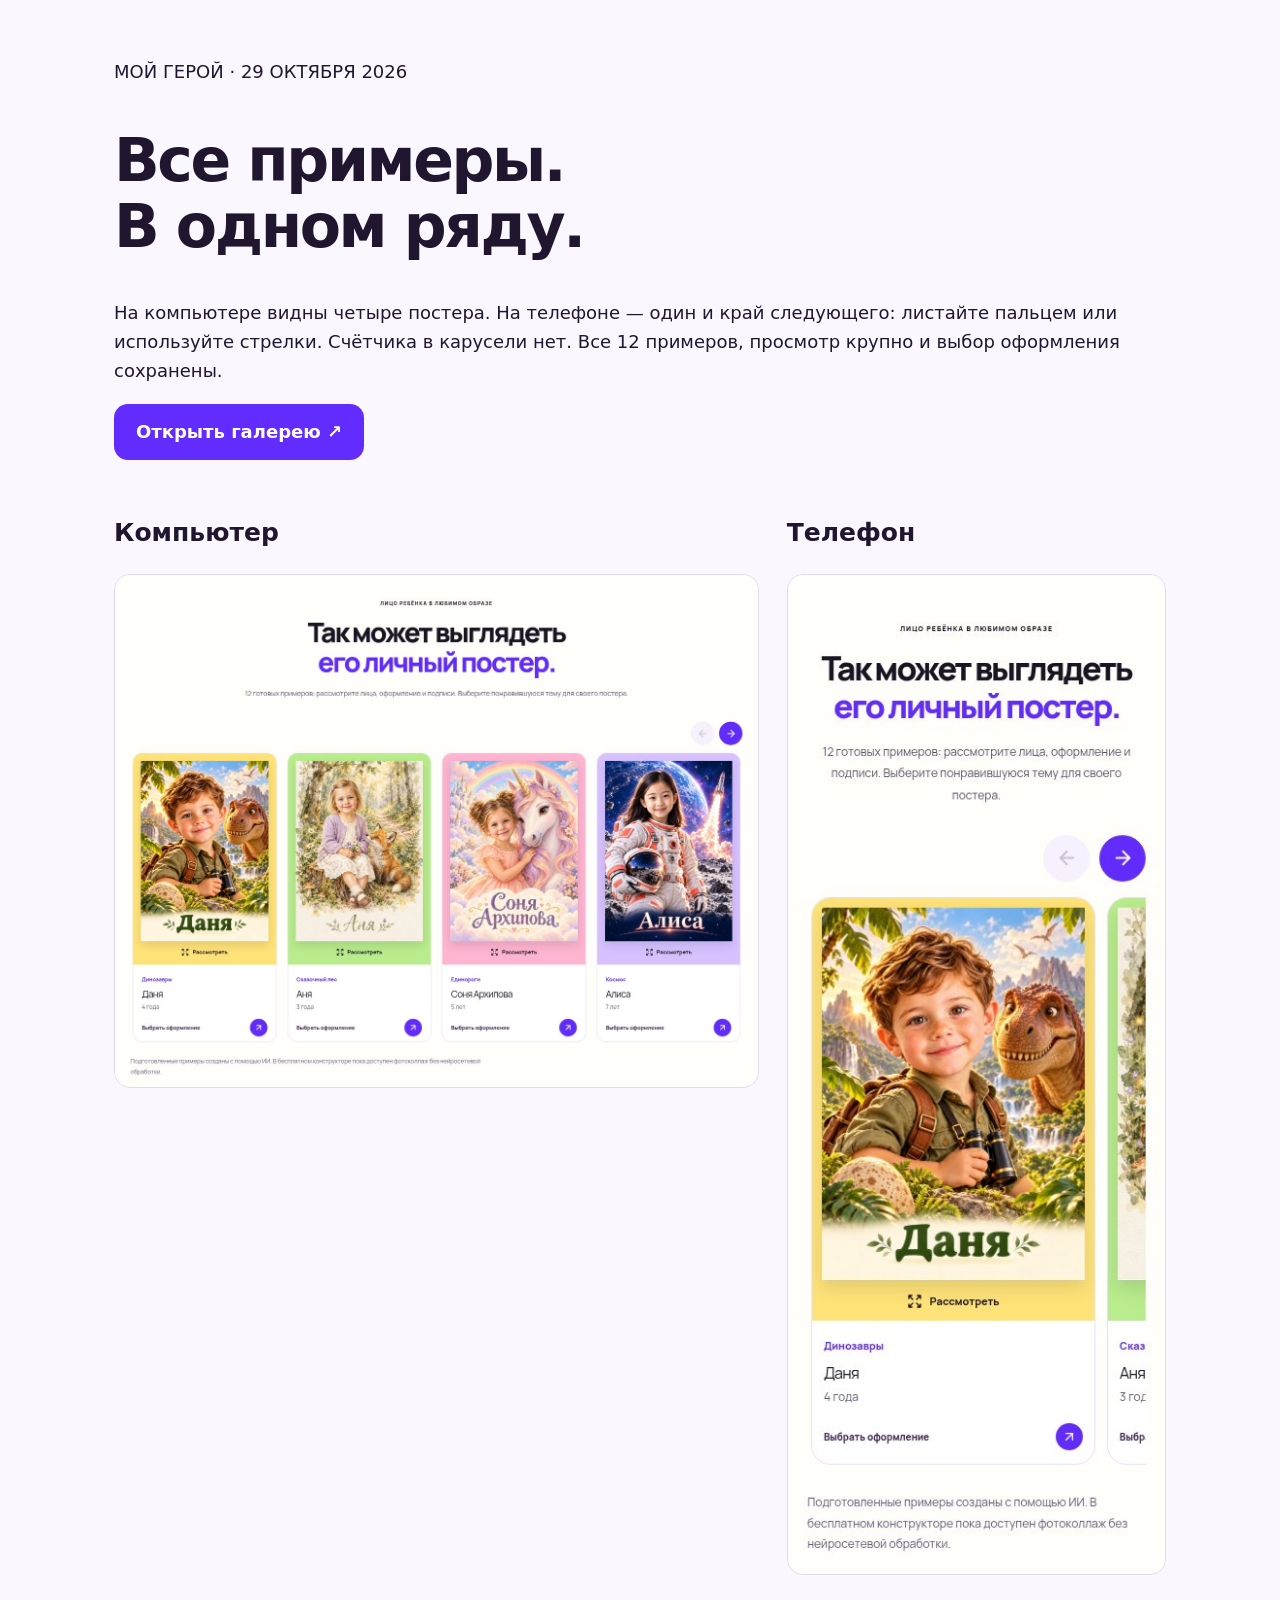
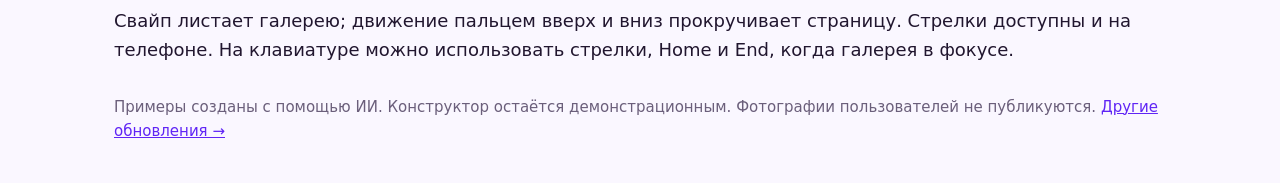
<file: review/carousel.html>
<!doctype html>
<html lang="ru"><head><meta charset="UTF-8"><meta name="viewport" content="width=device-width, initial-scale=1"><title>Галерея с пролистыванием — Мой герой</title><style>
*{box-sizing:border-box}body{margin:0;background:#faf7ff;color:#21162f;font:18px/1.6 system-ui,sans-serif}main{max-width:1100px;margin:auto;padding:40px 24px}h1{font-size:clamp(32px,5.5vw,60px);line-height:1.1;letter-spacing:-.04em}h2{font-size:25px}a{color:#6025f5}.button{display:inline-block;background:#622cff;color:white;padding:14px 22px;border-radius:14px;text-decoration:none;font-weight:700;min-height:48px}.grid{display:grid;grid-template-columns:1.7fr 1fr;gap:28px;margin:32px 0}img{display:block;width:100%;height:auto;border:1px solid #e2d8f1;border-radius:16px}small{display:block;color:#6b5f7b;margin-top:30px}@media(max-width:650px){.grid{grid-template-columns:1fr}}
</style></head><body><main>
<p>МОЙ ГЕРОЙ · 29 ОКТЯБРЯ 2026</p><h1>Все примеры.<br>В одном ряду.</h1>
<p>На компьютере видны четыре постера. На телефоне — один и край следующего: листайте пальцем или используйте стрелки. Счётчика в карусели нет. Все 12 примеров, просмотр крупно и выбор оформления сохранены.</p>
<a class="button" href="../?v=carousel-20261029#posters">Открыть галерею ↗</a>
<div class="grid"><section><h2>Компьютер</h2><a href="carousel-desktop.jpg"><img src="carousel-desktop.jpg" alt="Четыре постера в одном ряду и стрелки пролистывания без счётчика"></a></section><section><h2>Телефон</h2><a href="carousel-mobile.jpg"><img src="carousel-mobile.jpg" alt="Один постер и край следующего, кнопки со стрелками для мобильной карусели"></a></section></div>
<p>Свайп листает галерею; движение пальцем вверх и вниз прокручивает страницу. Стрелки доступны и на телефоне. На клавиатуре можно использовать стрелки, Home и End, когда галерея в фокусе.</p>
<small>Примеры созданы с помощью ИИ. Конструктор остаётся демонстрационным. Фотографии пользователей не публикуются. <a href="./">Другие обновления →</a></small>
</main></body></html>
</file>
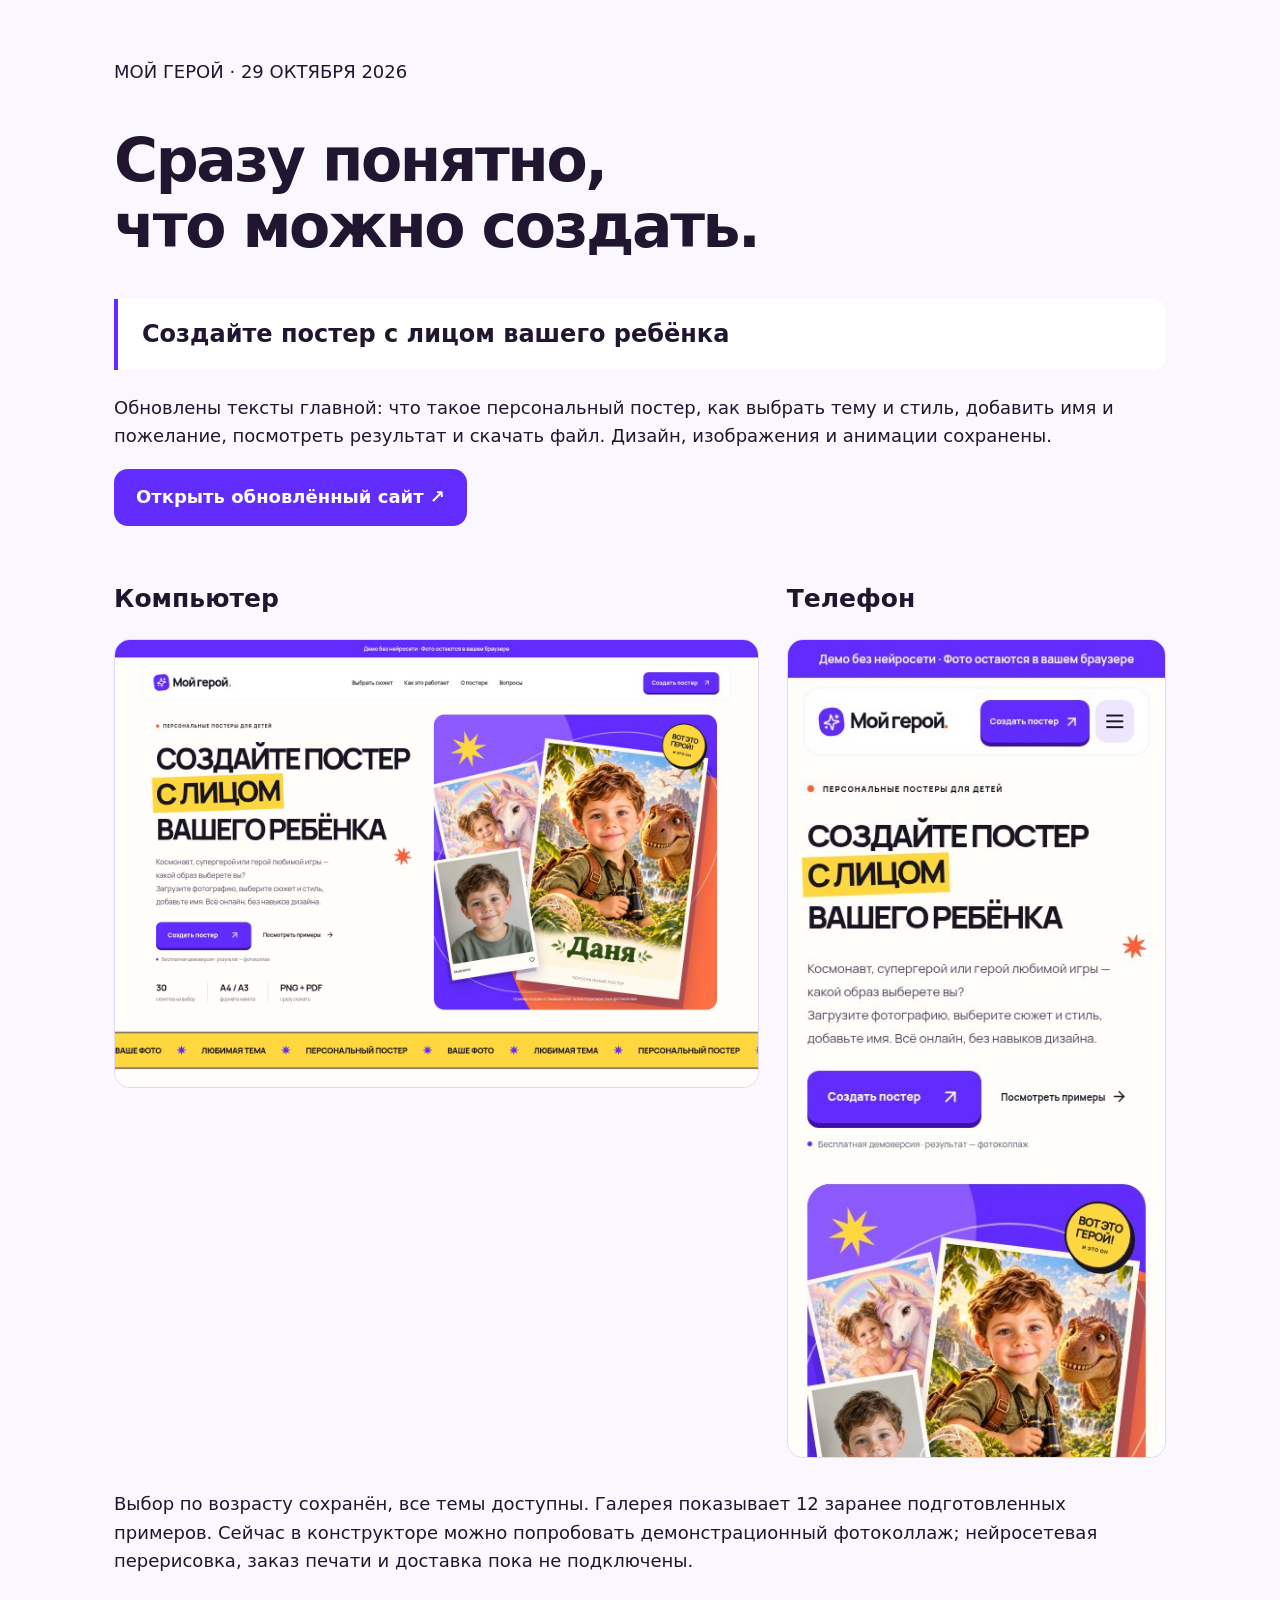
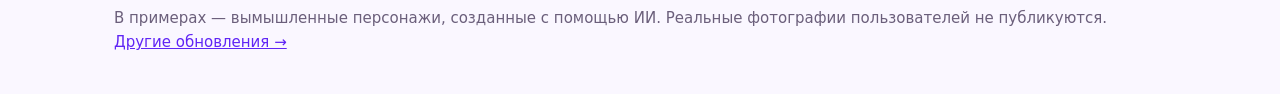
<file: review/clear-product.html>
<!doctype html>
<html lang="ru"><head><meta charset="UTF-8"><meta name="viewport" content="width=device-width, initial-scale=1"><title>Понятнее о постере — Мой герой</title><style>
*{box-sizing:border-box}body{margin:0;background:#faf7ff;color:#21162f;font:18px/1.6 system-ui,sans-serif}main{max-width:1100px;margin:auto;padding:40px 24px}h1{font-size:clamp(32px,5.5vw,60px);line-height:1.1;letter-spacing:-.04em}h2{font-size:25px}a{color:#6025f5}.button{display:inline-block;background:#622cff;color:white;padding:14px 22px;border-radius:14px;text-decoration:none;font-weight:700;min-height:48px}.grid{display:grid;grid-template-columns:1.7fr 1fr;gap:28px;margin:32px 0}img{display:block;width:100%;height:auto;border:1px solid #e2d8f1;border-radius:16px}small{display:block;color:#6b5f7b;margin-top:30px}blockquote{margin:24px 0;padding:16px 24px;border-left:4px solid #622cff;background:white;border-radius:0 14px 14px 0;font-size:24px;font-weight:700}@media(max-width:650px){.grid{grid-template-columns:1fr}}
</style></head><body><main>
<p>МОЙ ГЕРОЙ · 29 ОКТЯБРЯ 2026</p><h1>Сразу понятно,<br>что можно создать.</h1>
<blockquote>Создайте постер с лицом вашего ребёнка</blockquote>
<p>Обновлены тексты главной: что такое персональный постер, как выбрать тему и стиль, добавить имя и пожелание, посмотреть результат и скачать файл. Дизайн, изображения и анимации сохранены.</p>
<a class="button" href="../?v=product-20261029">Открыть обновлённый сайт ↗</a>
<div class="grid"><section><h2>Компьютер</h2><a href="copy-desktop.jpg"><img src="copy-desktop.jpg" alt="Новые тексты первого экрана на компьютере"></a></section><section><h2>Телефон</h2><a href="copy-mobile.jpg"><img src="copy-mobile.jpg" alt="Новые тексты первого экрана на телефоне"></a></section></div>
<p>Выбор по возрасту сохранён, все темы доступны. Галерея показывает 12 заранее подготовленных примеров. Сейчас в конструкторе можно попробовать демонстрационный фотоколлаж; нейросетевая перерисовка, заказ печати и доставка пока не подключены.</p>
<small>В примерах — вымышленные персонажи, созданные с помощью ИИ. Реальные фотографии пользователей не публикуются. <a href="./">Другие обновления →</a></small>
</main></body></html>
</file>
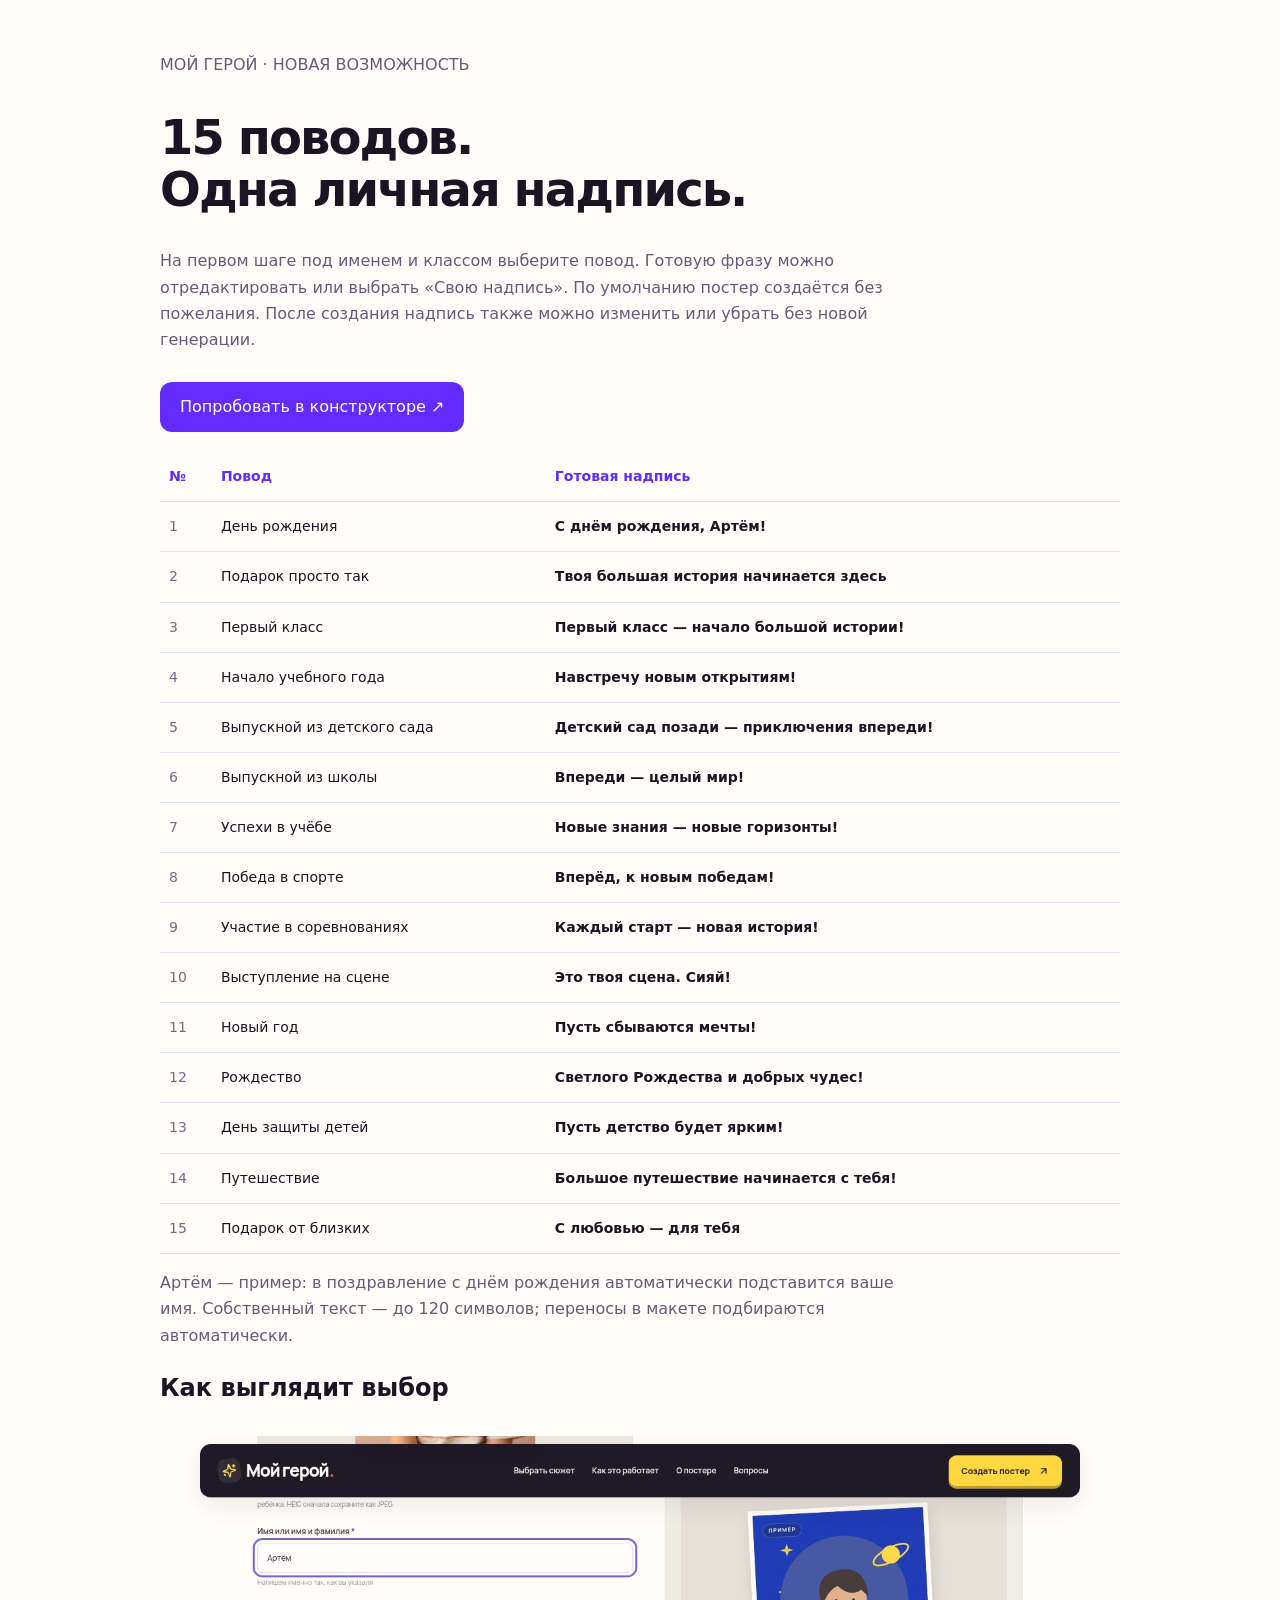
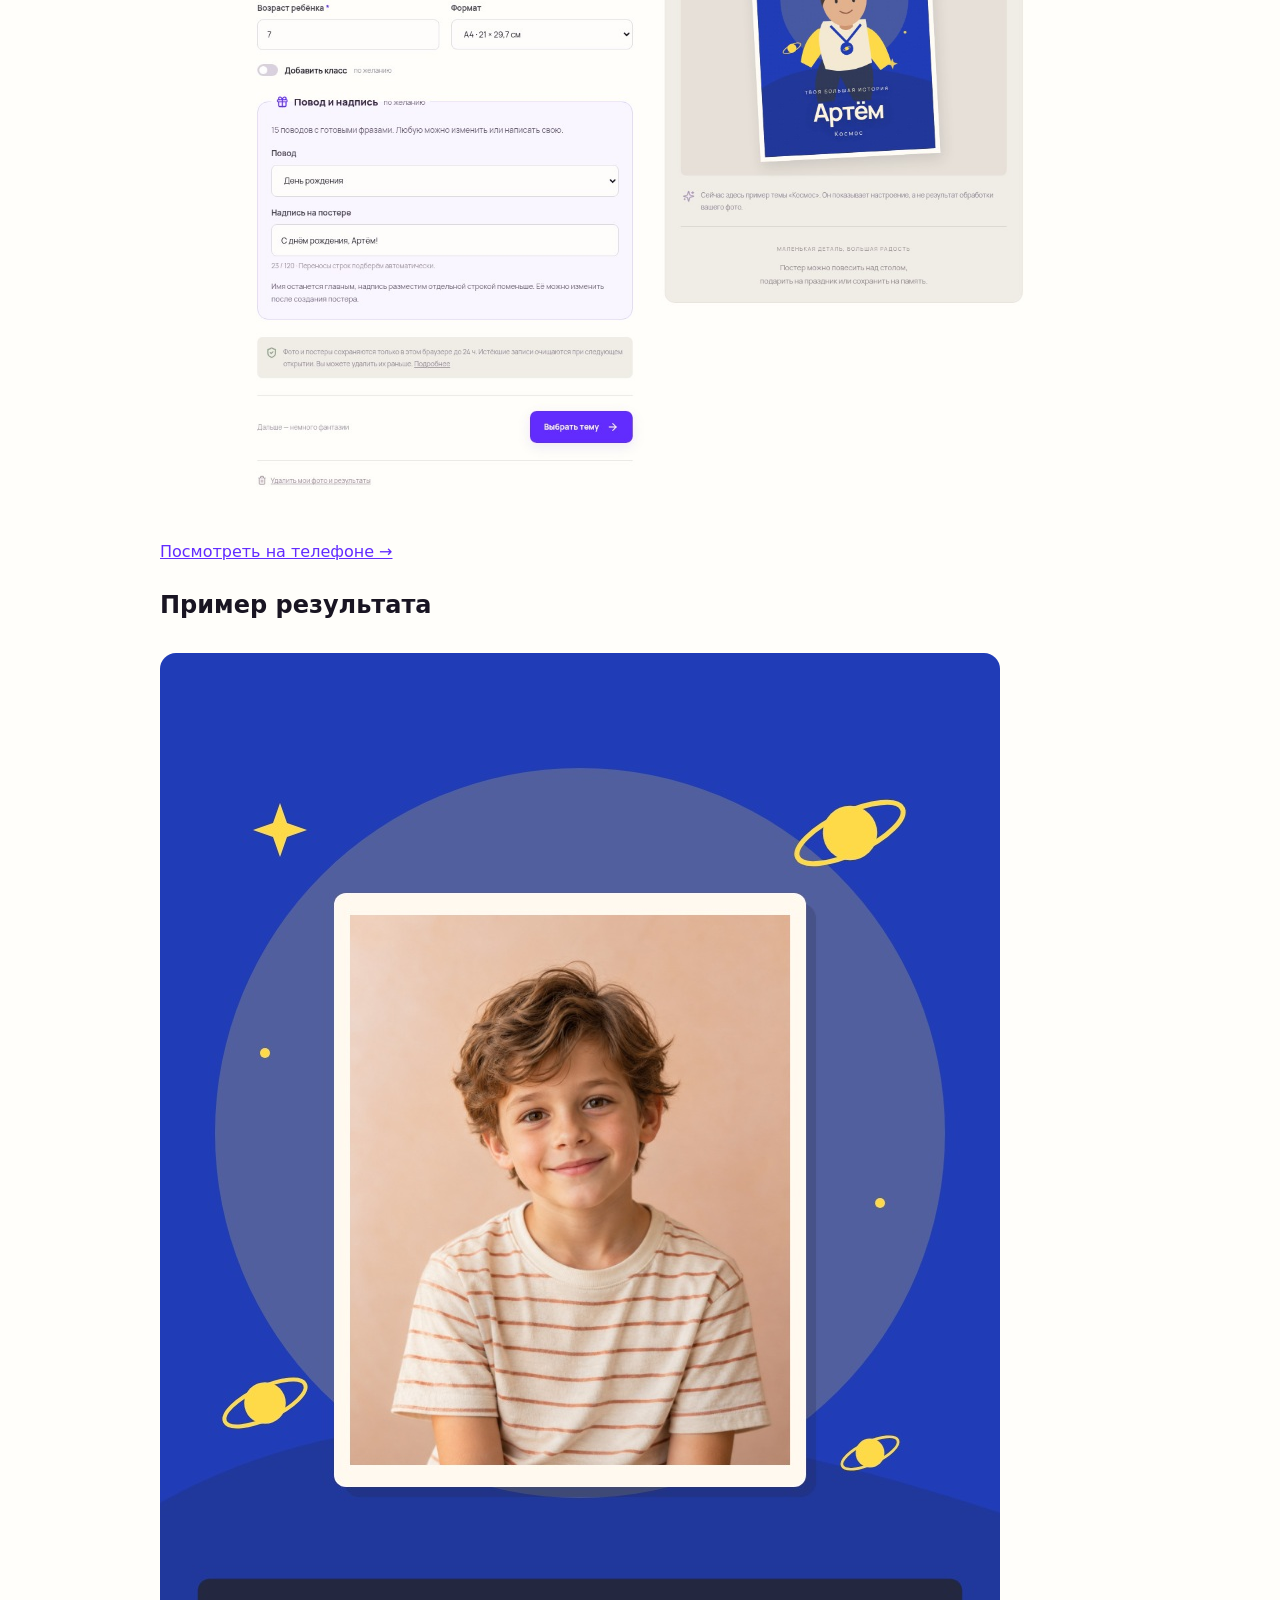
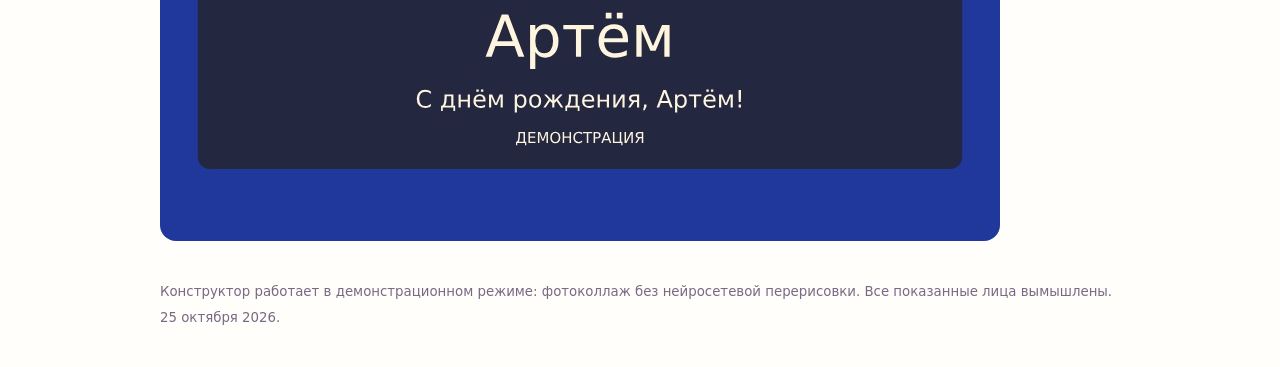
<file: review/gift-captions.html>
<!doctype html><html lang="ru"><head><meta charset="utf-8"><meta name="viewport" content="width=device-width,initial-scale=1"><title>15 поводов и надписей — Мой герой</title><style>*{box-sizing:border-box}body{margin:0;background:#fffefa;color:#191522;font:16px/1.65 system-ui,sans-serif}main{max-width:1000px;margin:auto;padding:36px 20px}h1{font-size:clamp(30px,5vw,48px);line-height:1.1;letter-spacing:-.04em}a{color:#622cff}.button{display:inline-flex;min-height:48px;padding:12px 20px;border-radius:12px;background:#622cff;color:white;text-decoration:none;margin:12px 0 20px}table{border-collapse:collapse;width:100%;font-size:14px}td,th{border-bottom:1px solid #e6ddef;text-align:left;padding:13px 9px;vertical-align:top}th{color:#622cff}td:first-child{color:#796985}td:last-child{font-weight:600}p{max-width:760px;color:#655b76}img{max-width:100%;height:auto;border-radius:16px}figure{margin:28px 0}small{color:#796985}@media(max-width:600px){table{font-size:12px}td,th{padding:10px 6px}td:first-child,th:first-child{display:none}}</style></head><body><main><p>МОЙ ГЕРОЙ · НОВАЯ ВОЗМОЖНОСТЬ</p><h1>15 поводов.<br>Одна личная надпись.</h1><p>На первом шаге под именем и классом выберите повод. Готовую фразу можно отредактировать или выбрать «Свою надпись». По умолчанию постер создаётся без пожелания. После создания надпись также можно изменить или убрать без новой генерации.</p><a class="button" href="../?page=create&v=gift-compact-20261025">Попробовать в конструкторе ↗</a><table><thead><tr><th>№</th><th>Повод</th><th>Готовая надпись</th></tr></thead><tbody><tr><td>1</td><td>День рождения</td><td>С днём рождения, Артём!</td></tr><tr><td>2</td><td>Подарок просто так</td><td>Твоя большая история начинается здесь</td></tr><tr><td>3</td><td>Первый класс</td><td>Первый класс — начало большой истории!</td></tr><tr><td>4</td><td>Начало учебного года</td><td>Навстречу новым открытиям!</td></tr><tr><td>5</td><td>Выпускной из детского сада</td><td>Детский сад позади — приключения впереди!</td></tr><tr><td>6</td><td>Выпускной из школы</td><td>Впереди — целый мир!</td></tr><tr><td>7</td><td>Успехи в учёбе</td><td>Новые знания — новые горизонты!</td></tr><tr><td>8</td><td>Победа в спорте</td><td>Вперёд, к новым победам!</td></tr><tr><td>9</td><td>Участие в соревнованиях</td><td>Каждый старт — новая история!</td></tr><tr><td>10</td><td>Выступление на сцене</td><td>Это твоя сцена. Сияй!</td></tr><tr><td>11</td><td>Новый год</td><td>Пусть сбываются мечты!</td></tr><tr><td>12</td><td>Рождество</td><td>Светлого Рождества и добрых чудес!</td></tr><tr><td>13</td><td>День защиты детей</td><td>Пусть детство будет ярким!</td></tr><tr><td>14</td><td>Путешествие</td><td>Большое путешествие начинается с тебя!</td></tr><tr><td>15</td><td>Подарок от близких</td><td>С любовью — для тебя</td></tr></tbody></table><p>Артём — пример: в поздравление с днём рождения автоматически подставится ваше имя. Собственный текст — до 120 символов; переносы в макете подбираются автоматически.</p><h2>Как выглядит выбор</h2><figure><a href="gift-desktop.jpg?v=gift-compact-20261025"><img loading="lazy" src="gift-desktop.jpg?v=gift-compact-20261025" alt="Блок выбора повода и редактирования надписи на компьютере"></a></figure><p><a href="gift-mobile.jpg?v=gift-compact-20261025">Посмотреть на телефоне →</a></p><h2>Пример результата</h2><figure><a href="gift-result.jpg?v=gift-compact-20261025"><img loading="lazy" src="gift-result.jpg?v=gift-compact-20261025" alt="Демонстрационный постер с именем Артём и поздравлением с днём рождения"></a></figure><small>Конструктор работает в демонстрационном режиме: фотоколлаж без нейросетевой перерисовки. Все показанные лица вымышлены. 25 октября 2026.</small></main></body></html>
</file>
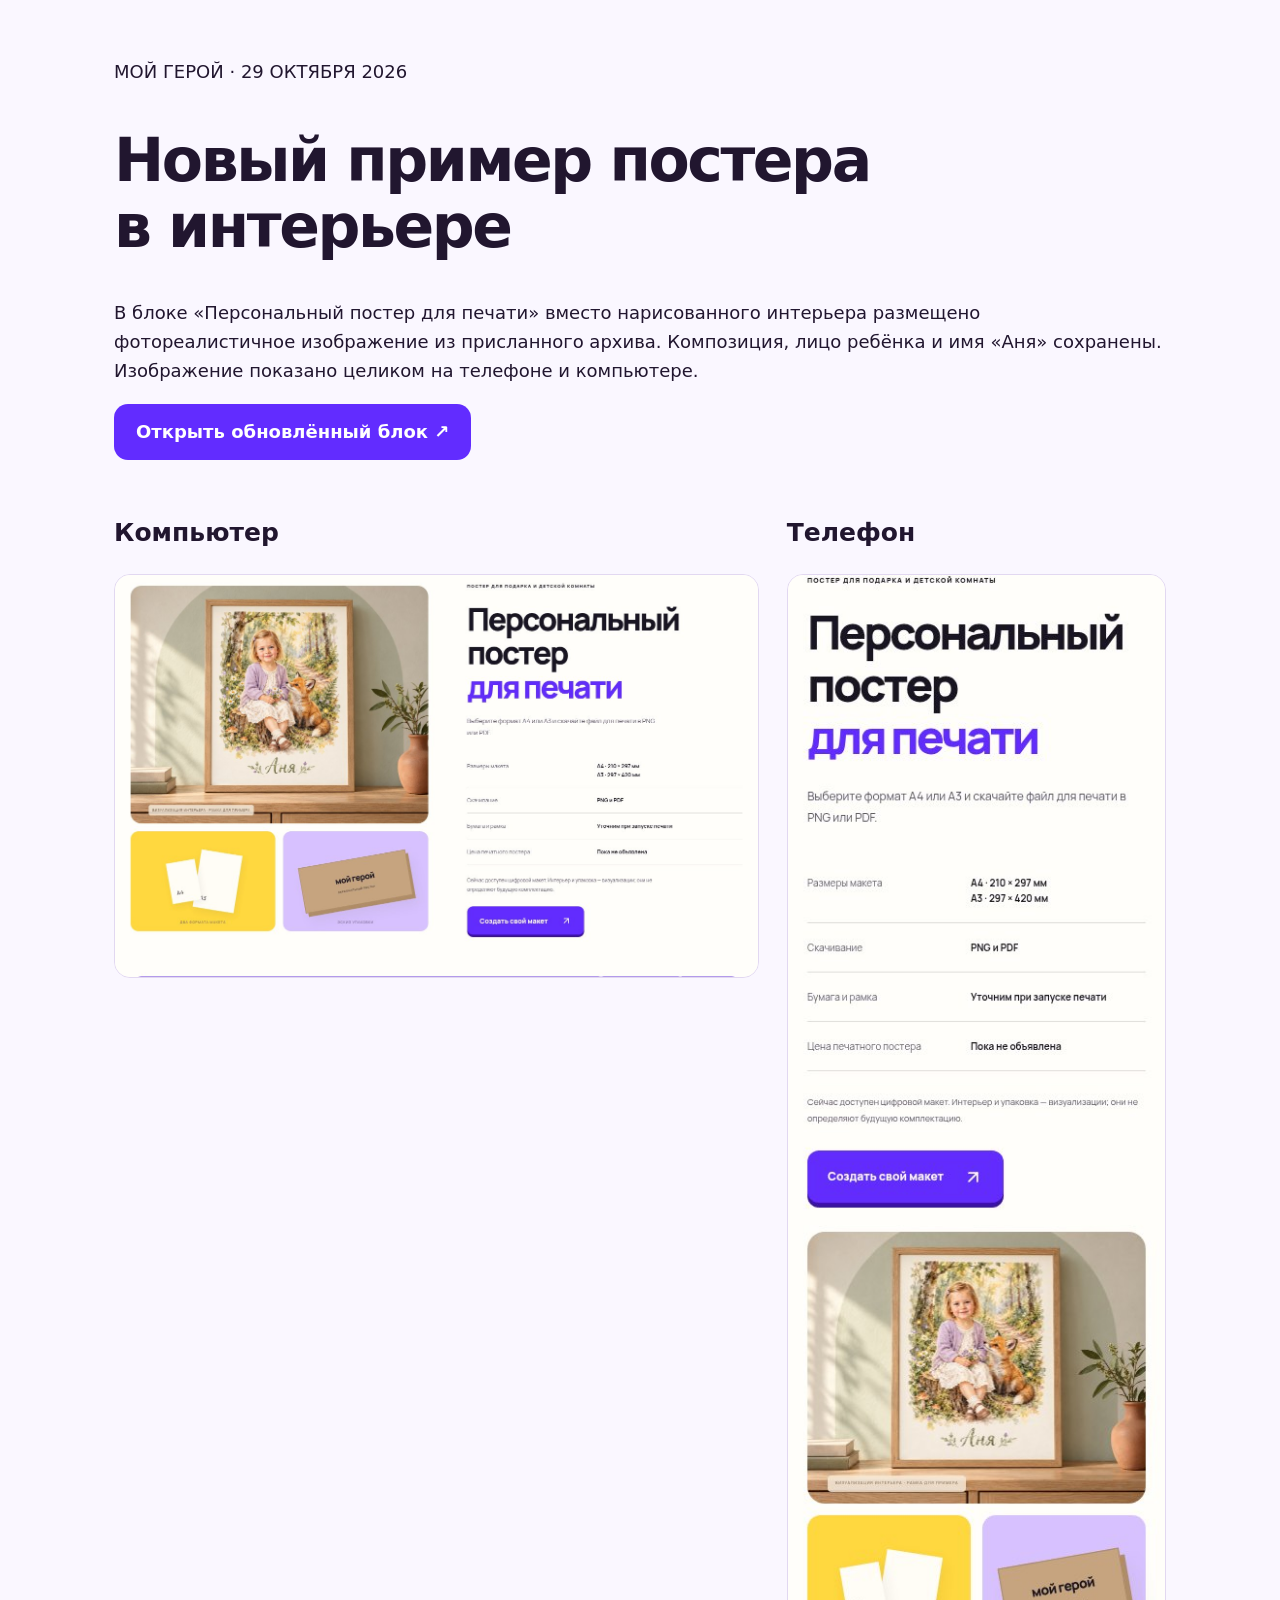
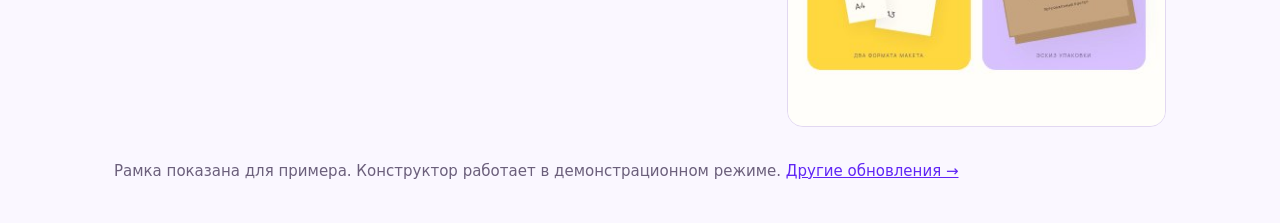
<file: review/interior-photo.html>
<!doctype html>
<html lang="ru"><head><meta charset="UTF-8"><meta name="viewport" content="width=device-width, initial-scale=1"><title>Новое изображение интерьера — Мой герой</title><style>
*{box-sizing:border-box}body{margin:0;background:#faf7ff;color:#21162f;font:18px/1.6 system-ui,sans-serif}main{max-width:1100px;margin:auto;padding:40px 24px}h1{font-size:clamp(32px,5.5vw,60px);line-height:1.1;letter-spacing:-.04em}h2{font-size:25px}a{color:#6025f5}.button{display:inline-block;background:#622cff;color:white;padding:14px 22px;border-radius:14px;text-decoration:none;font-weight:700;min-height:48px}.grid{display:grid;grid-template-columns:1.7fr 1fr;gap:28px;margin:32px 0}img{display:block;width:100%;height:auto;border:1px solid #e2d8f1;border-radius:16px}small{display:block;color:#6b5f7b;margin-top:30px}@media(max-width:650px){.grid{grid-template-columns:1fr}}
</style></head><body><main>
<p>МОЙ ГЕРОЙ · 29 ОКТЯБРЯ 2026</p><h1>Новый пример постера<br>в интерьере</h1>
<p>В блоке «Персональный постер для печати» вместо нарисованного интерьера размещено фотореалистичное изображение из присланного архива. Композиция, лицо ребёнка и имя «Аня» сохранены. Изображение показано целиком на телефоне и компьютере.</p>
<a class="button" href="../?v=interior-photo-20261029#product">Открыть обновлённый блок ↗</a>
<div class="grid"><section><h2>Компьютер</h2><a href="interior-photo-desktop.jpg"><img src="interior-photo-desktop.jpg" alt="Присланный фотореалистичный интерьер в блоке постера на компьютере"></a></section><section><h2>Телефон</h2><a href="interior-photo-mobile.jpg"><img src="interior-photo-mobile.jpg" alt="Полное изображение постера в рамке на телефоне"></a></section></div>
<small>Рамка показана для примера. Конструктор работает в демонстрационном режиме. <a href="./">Другие обновления →</a></small>
</main></body></html>
</file>
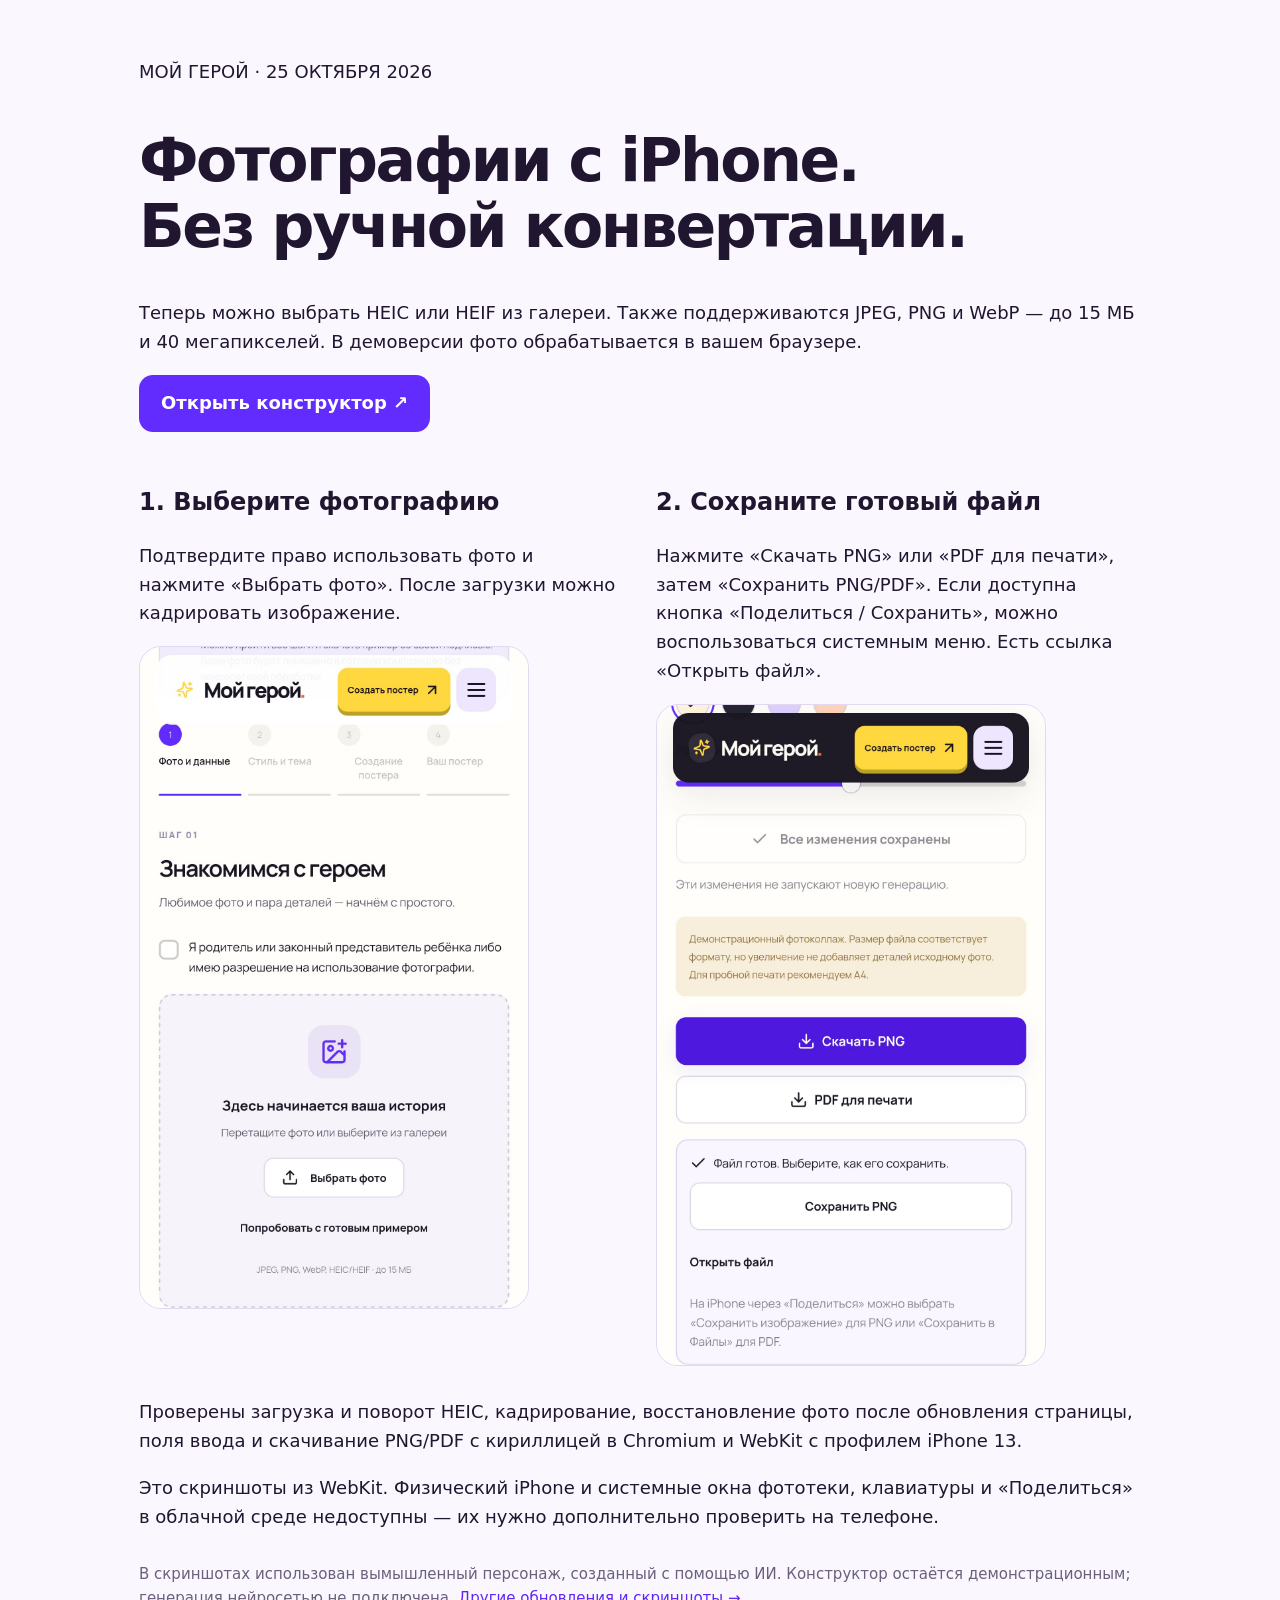
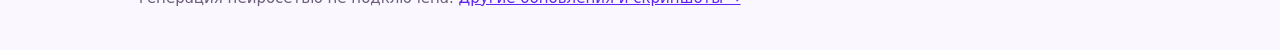
<file: review/iphone.html>
<!doctype html>
<html lang="ru"><head><meta charset="UTF-8"><meta name="viewport" content="width=device-width, initial-scale=1"><title>Фото с iPhone — Мой герой</title><style>
*{box-sizing:border-box}body{margin:0;background:#faf7ff;color:#21162f;font:18px/1.6 system-ui,sans-serif}main{max-width:1050px;margin:auto;padding:40px 24px}h1{font-size:clamp(32px,6vw,60px);line-height:1.1;letter-spacing:-.04em}h2{font-size:24px}a{color:#6025f5}.button{display:inline-block;background:#622cff;color:white;padding:14px 22px;border-radius:14px;text-decoration:none;font-weight:700;min-height:48px}.grid{display:grid;grid-template-columns:repeat(2,minmax(0,1fr));gap:32px;margin:32px 0}img{display:block;width:100%;max-width:390px;height:auto;border-radius:22px;border:1px solid #e2d8f1}small{display:block;color:#6b5f7b;margin-top:30px}@media(max-width:650px){.grid{grid-template-columns:1fr}}
</style></head><body><main>
<p>МОЙ ГЕРОЙ · 25 ОКТЯБРЯ 2026</p><h1>Фотографии с iPhone.<br>Без ручной конвертации.</h1>
<p>Теперь можно выбрать HEIC или HEIF из галереи. Также поддерживаются JPEG, PNG и WebP — до 15 МБ и 40 мегапикселей. В демоверсии фото обрабатывается в вашем браузере.</p>
<a class="button" href="../?page=create&amp;v=iphone-20261025">Открыть конструктор ↗</a>
<div class="grid"><section><h2>1. Выберите фотографию</h2><p>Подтвердите право использовать фото и нажмите «Выбрать фото». После загрузки можно кадрировать изображение.</p><a href="iphone-upload.jpg"><img src="iphone-upload.jpg" alt="Загрузка фотографии с поддержкой HEIC и HEIF в мобильном конструкторе"></a></section>
<section><h2>2. Сохраните готовый файл</h2><p>Нажмите «Скачать PNG» или «PDF для печати», затем «Сохранить PNG/PDF». Если доступна кнопка «Поделиться / Сохранить», можно воспользоваться системным меню. Есть ссылка «Открыть файл».</p><a href="iphone-save.jpg"><img src="iphone-save.jpg" alt="Готовый файл PNG и кнопки сохранения в мобильном конструкторе"></a></section></div>
<p>Проверены загрузка и поворот HEIC, кадрирование, восстановление фото после обновления страницы, поля ввода и скачивание PNG/PDF с кириллицей в Chromium и WebKit с профилем iPhone 13.</p>
<p>Это скриншоты из WebKit. Физический iPhone и системные окна фототеки, клавиатуры и «Поделиться» в облачной среде недоступны — их нужно дополнительно проверить на телефоне.</p>
<small>В скриншотах использован вымышленный персонаж, созданный с помощью ИИ. Конструктор остаётся демонстрационным; генерация нейросетью не подключена. <a href="./">Другие обновления и скриншоты →</a></small>
</main></body></html>
</file>
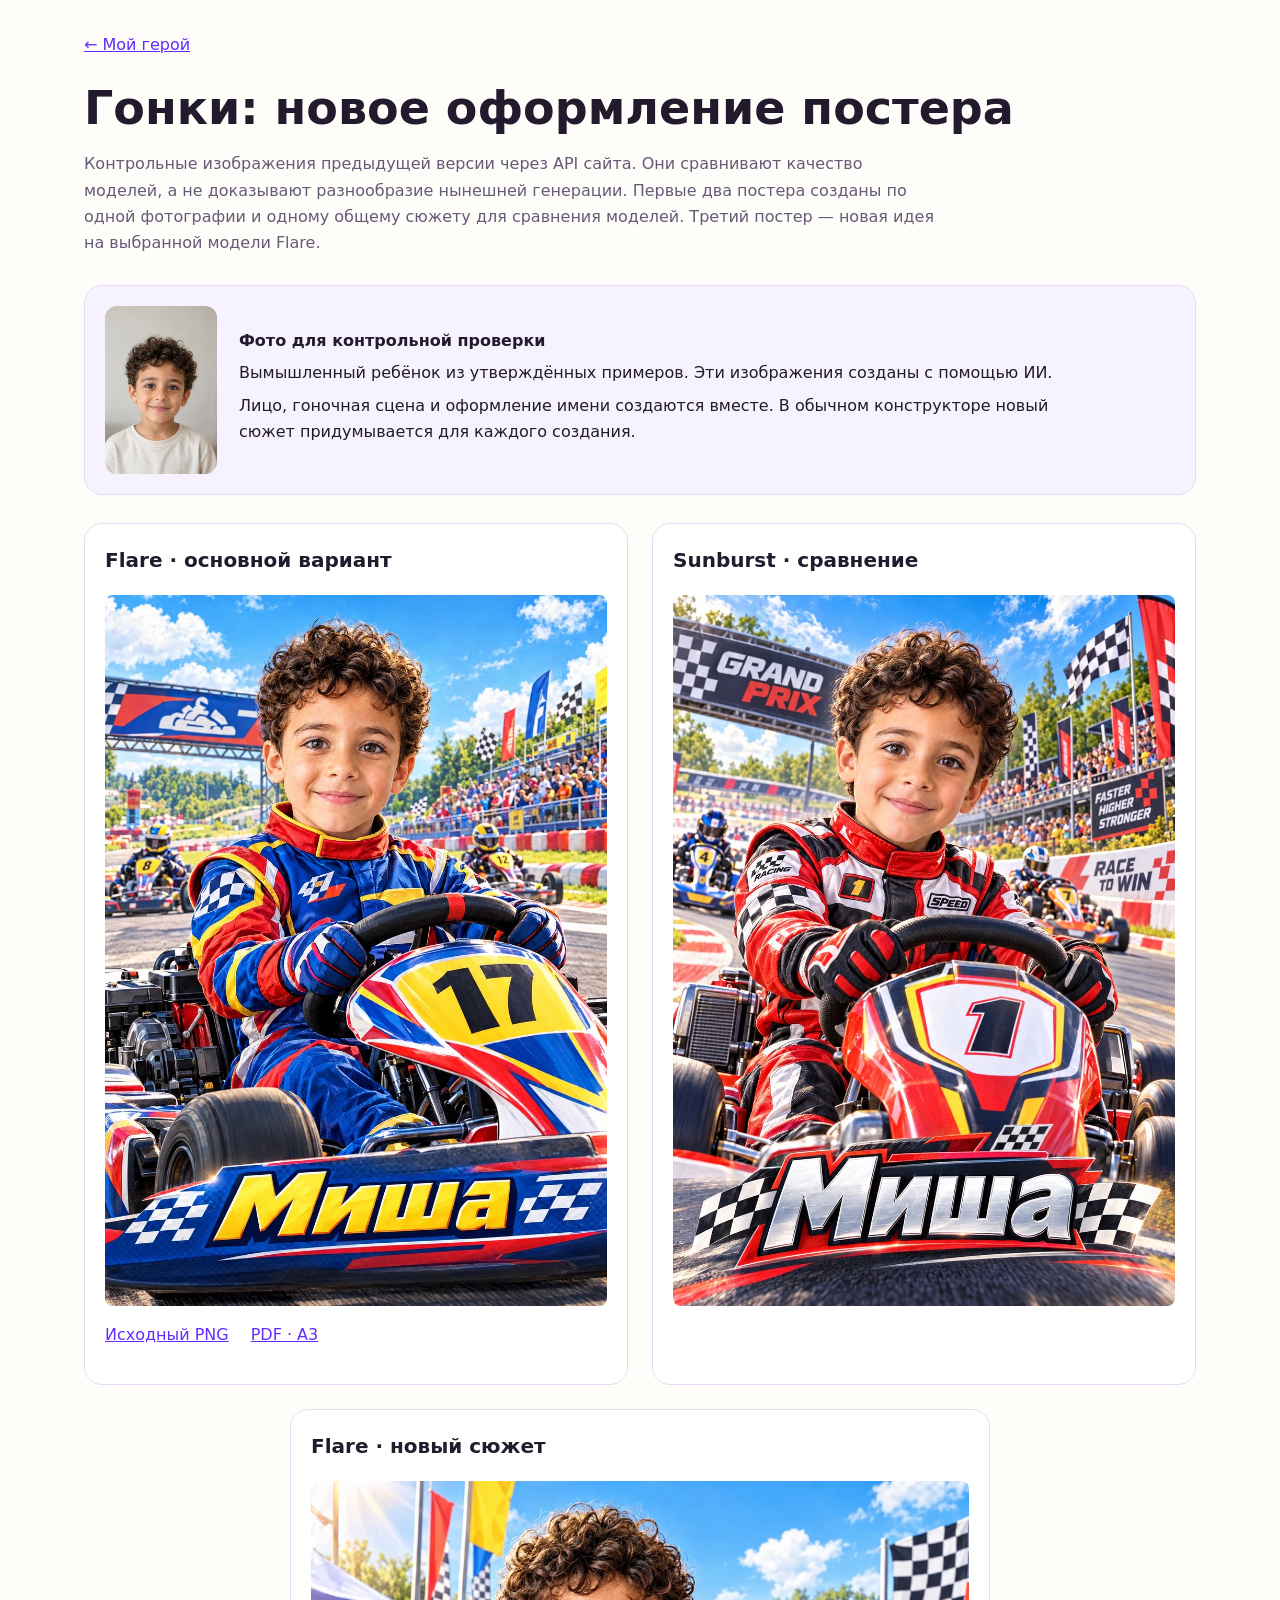
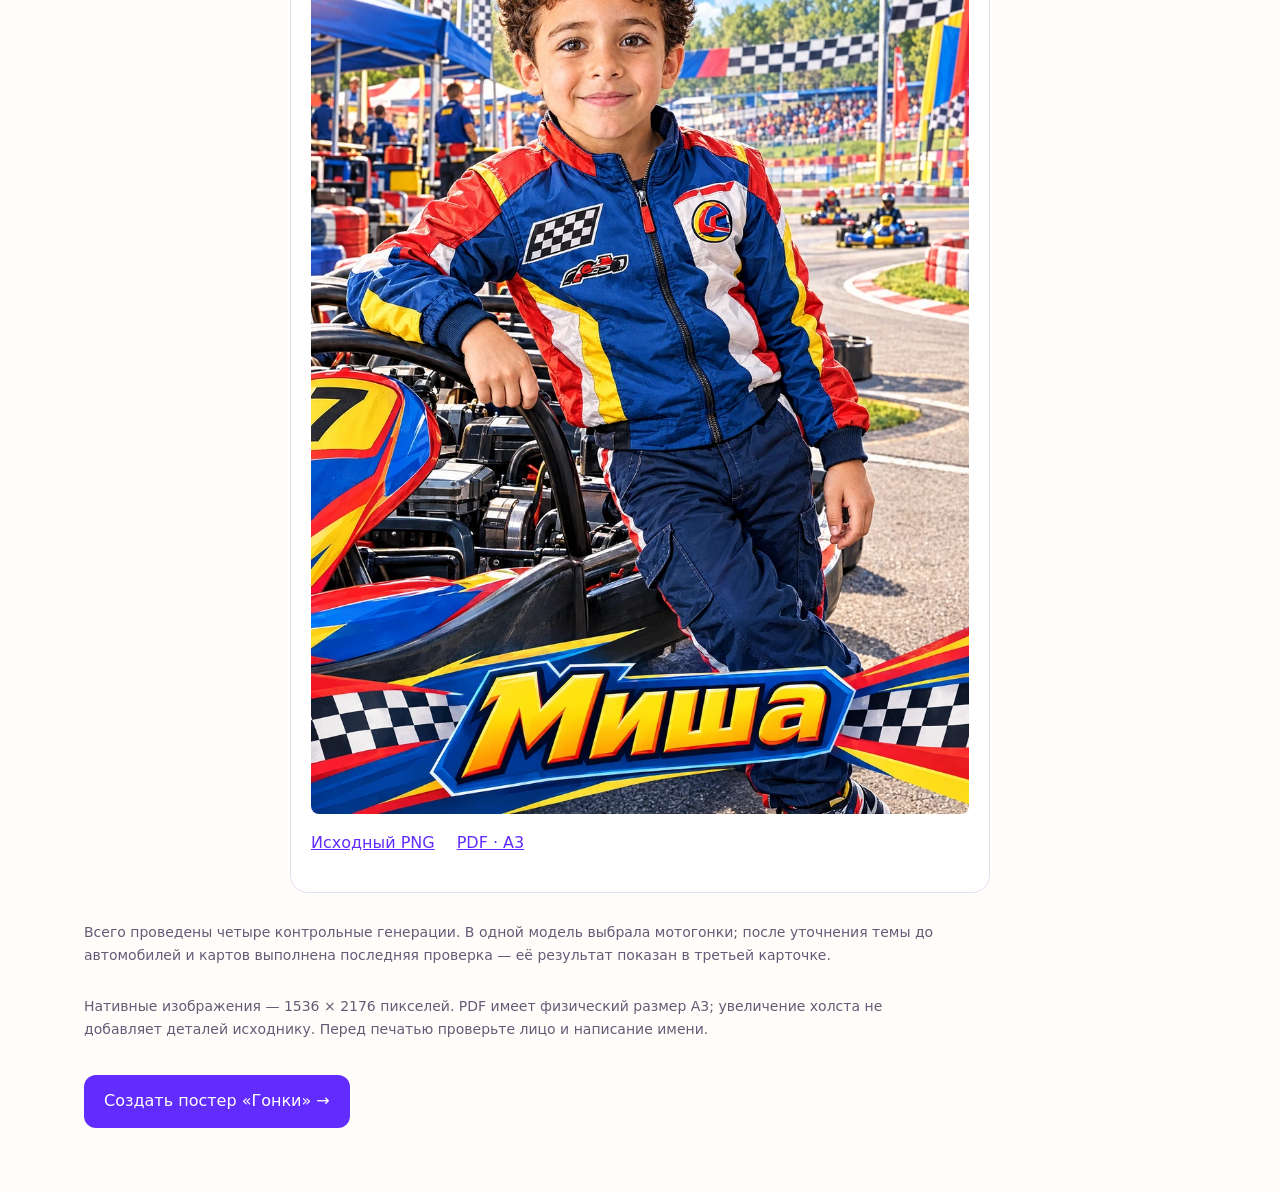
<file: review/racing-comparison.html>
<!doctype html><html lang="ru"><head><meta charset="utf-8"><meta name="viewport" content="width=device-width,initial-scale=1"><meta name="robots" content="noindex"><title>Гонки — новое оформление · Мой герой</title><style>*{box-sizing:border-box}body{margin:0;background:#fffdfa;color:#211b2d;font:16px/1.65 system-ui,sans-serif}main{max-width:1160px;margin:auto;padding:32px 24px 64px}a{color:#622cff}h1{font-size:clamp(28px,5vw,46px);line-height:1.15;margin:24px 0 16px}h2{font-size:20px;margin:0 0 18px}p{max-width:850px}.lead{color:#655b76}.source{display:flex;gap:22px;align-items:center;border:1px solid #e5dcf3;background:#f7f2ff;padding:20px;border-radius:18px;margin:28px 0}.source img{width:112px;height:168px;object-fit:cover;border-radius:12px}.source p{margin:6px 0}.grid{display:grid;grid-template-columns:repeat(2,minmax(0,1fr));gap:24px}.grid article{min-width:0;border:1px solid #e5dcf3;border-radius:18px;padding:20px;background:white}.grid article:last-child:nth-child(odd){grid-column:1/-1;max-width:700px;margin:auto;width:100%}.grid img{width:100%;height:auto;display:block;border-radius:8px}.links{display:flex;gap:22px;flex-wrap:wrap}.button{display:inline-block;background:#622cff;color:white;border-radius:12px;padding:13px 20px;text-decoration:none;margin-top:20px}.note{font-size:14px;color:#655b76;margin-top:28px}@media(max-width:700px){main{padding:24px 16px 48px}.grid{grid-template-columns:1fr}.grid article{padding:14px}.source{align-items:flex-start;padding:14px;gap:15px}.source img{width:85px;height:128px}.source p{font-size:14px}}</style></head><body><main><a href="../">← Мой герой</a><h1>Гонки: новое оформление постера</h1><p class="lead">Контрольные изображения предыдущей версии через API сайта. Они сравнивают качество моделей, а не доказывают разнообразие нынешней генерации. Первые два постера созданы по одной фотографии и одному общему сюжету для сравнения моделей. Третий постер — новая идея на выбранной модели Flare.</p><div class="source"><img src="racing-source.webp" alt="Исходное фото вымышленного Миши" width="112" height="168"><div><b>Фото для контрольной проверки</b><p>Вымышленный ребёнок из утверждённых примеров. Эти изображения созданы с помощью ИИ.</p><p>Лицо, гоночная сцена и оформление имени создаются вместе. В обычном конструкторе новый сюжет придумывается для каждого создания.</p></div></div><div class="grid"><article><h2>Flare · основной вариант</h2><a href="racing-flare.png" target="_blank" rel="noopener"><img src="racing-flare.webp" alt="Контрольный постер про гонки: Flare · основной вариант" width="960" height="1360"></a><p class="links"><a href="racing-flare.png" download>Исходный PNG</a><a href="racing-flare-A3.pdf" download>PDF · А3</a></p></article><article><h2>Sunburst · сравнение</h2><a href="racing-sunburst.webp" target="_blank" rel="noopener"><img src="racing-sunburst.webp" alt="Контрольный постер про гонки: Sunburst · сравнение" width="960" height="1360"></a></article><article><h2>Flare · новый сюжет</h2><a href="racing-flare-fresh-cars.png" target="_blank" rel="noopener"><img src="racing-flare-fresh-cars.webp" alt="Контрольный постер про гонки: Flare · новый сюжет" width="960" height="1360"></a><p class="links"><a href="racing-flare-fresh-cars.png" download>Исходный PNG</a><a href="racing-flare-fresh-cars-A3.pdf" download>PDF · А3</a></p></article></div><p class="note">Всего проведены четыре контрольные генерации. В одной модель выбрала мотогонки; после уточнения темы до автомобилей и картов выполнена последняя проверка — её результат показан в третьей карточке.</p><p class="note">Нативные изображения — 1536 × 2176 пикселей. PDF имеет физический размер А3; увеличение холста не добавляет деталей исходнику. Перед печатью проверьте лицо и написание имени.</p><a class="button" href="../?page=create&amp;theme=racing&amp;style=auto&amp;v=variety-20261031">Создать постер «Гонки» →</a></main></body></html>
</file>
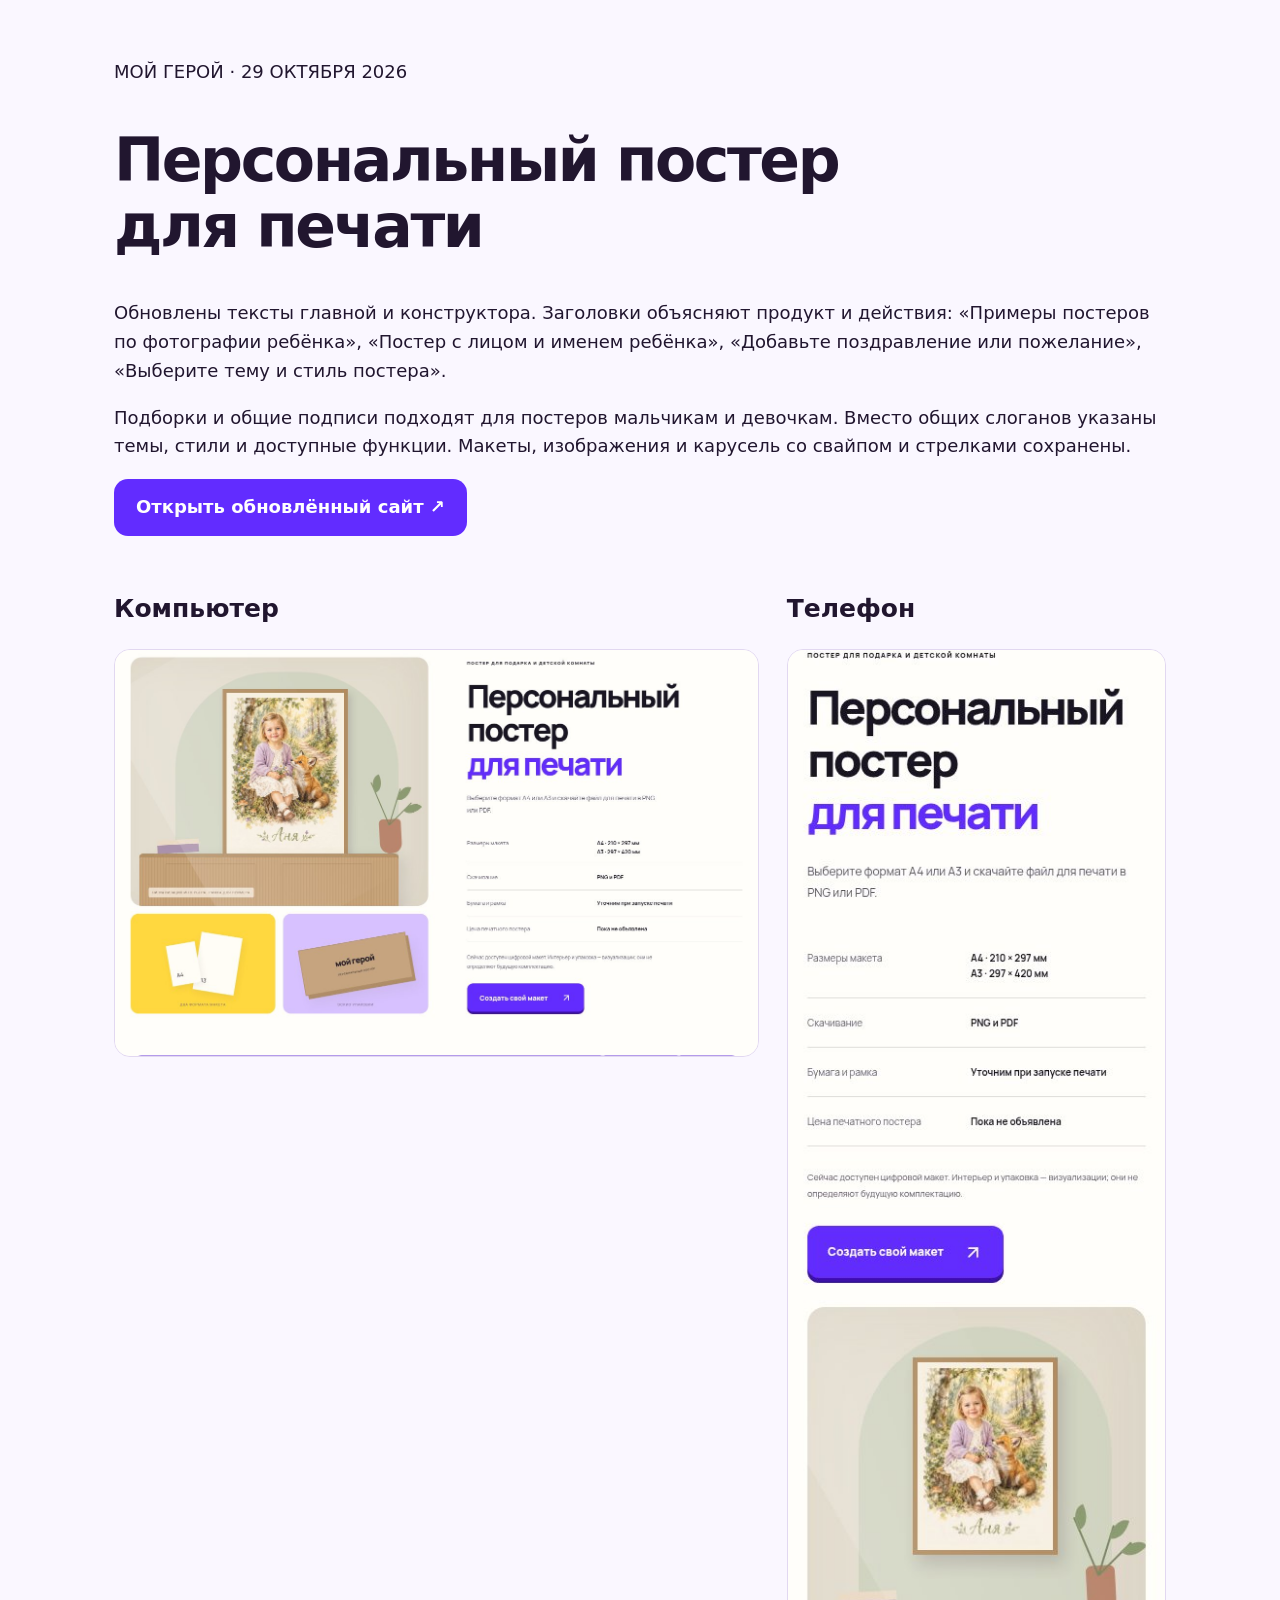
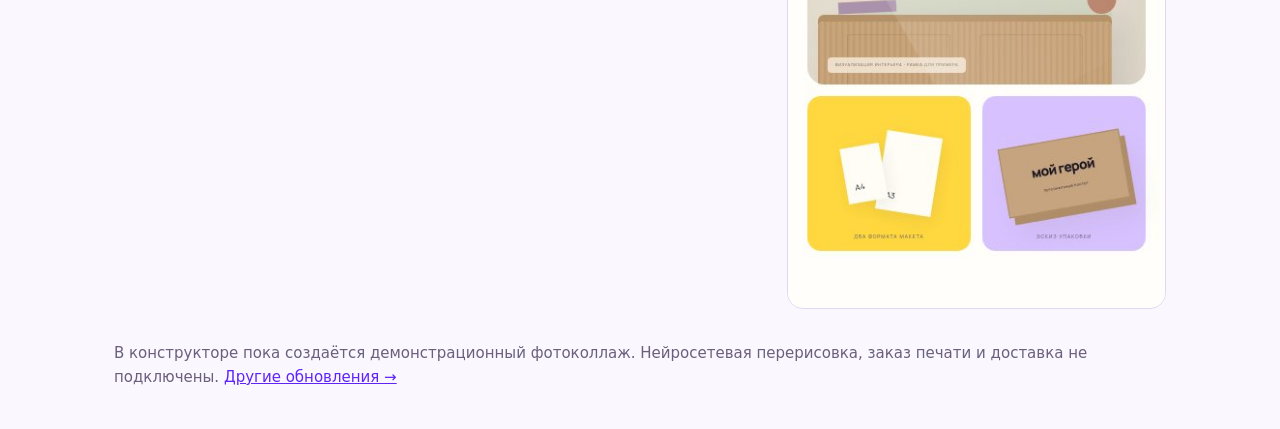
<file: review/wording.html>
<!doctype html>
<html lang="ru"><head><meta charset="UTF-8"><meta name="viewport" content="width=device-width, initial-scale=1"><title>Конкретные тексты — Мой герой</title><style>
*{box-sizing:border-box}body{margin:0;background:#faf7ff;color:#21162f;font:18px/1.6 system-ui,sans-serif}main{max-width:1100px;margin:auto;padding:40px 24px}h1{font-size:clamp(32px,5.5vw,60px);line-height:1.1;letter-spacing:-.04em}h2{font-size:25px}a{color:#6025f5}.button{display:inline-block;background:#622cff;color:white;padding:14px 22px;border-radius:14px;text-decoration:none;font-weight:700;min-height:48px}.grid{display:grid;grid-template-columns:1.7fr 1fr;gap:28px;margin:32px 0}img{display:block;width:100%;height:auto;border:1px solid #e2d8f1;border-radius:16px}small{display:block;color:#6b5f7b;margin-top:30px}@media(max-width:650px){.grid{grid-template-columns:1fr}}
</style></head><body><main>
<p>МОЙ ГЕРОЙ · 29 ОКТЯБРЯ 2026</p><h1>Персональный постер<br>для печати</h1>
<p>Обновлены тексты главной и конструктора. Заголовки объясняют продукт и действия: «Примеры постеров по фотографии ребёнка», «Постер с лицом и именем ребёнка», «Добавьте поздравление или пожелание», «Выберите тему и стиль постера».</p>
<p>Подборки и общие подписи подходят для постеров мальчикам и девочкам. Вместо общих слоганов указаны темы, стили и доступные функции. Макеты, изображения и карусель со свайпом и стрелками сохранены.</p>
<a class="button" href="../?v=wording-20261029">Открыть обновлённый сайт ↗</a>
<div class="grid"><section><h2>Компьютер</h2><a href="wording-desktop.jpg"><img src="wording-desktop.jpg" alt="Заголовок Персональный постер для печати на компьютере"></a></section><section><h2>Телефон</h2><a href="wording-mobile.jpg"><img src="wording-mobile.jpg" alt="Блок Персональный постер для печати на телефоне"></a></section></div>
<small>В конструкторе пока создаётся демонстрационный фотоколлаж. Нейросетевая перерисовка, заказ печати и доставка не подключены. <a href="./">Другие обновления →</a></small>
</main></body></html>
</file>
<file: assets/index-DNAxG1Vc.css>
@layer properties{@supports (((-webkit-hyphens:none)) and (not (margin-trim:inline))) or ((-moz-orient:inline) and (not (color:rgb(from red r g b)))){*,:before,:after,::backdrop{--tw-rotate-x:initial;--tw-rotate-y:initial;--tw-rotate-z:initial;--tw-skew-x:initial;--tw-skew-y:initial;--tw-shadow:0 0 #0000;--tw-shadow-color:initial;--tw-shadow-alpha:100%;--tw-inset-shadow:0 0 #0000;--tw-inset-shadow-color:initial;--tw-inset-shadow-alpha:100%;--tw-ring-color:initial;--tw-ring-shadow:0 0 #0000;--tw-inset-ring-color:initial;--tw-inset-ring-shadow:0 0 #0000;--tw-ring-inset:initial;--tw-ring-offset-width:0px;--tw-ring-offset-color:#fff;--tw-ring-offset-shadow:0 0 #0000;--tw-outline-style:solid;--tw-blur:initial;--tw-brightness:initial;--tw-contrast:initial;--tw-grayscale:initial;--tw-hue-rotate:initial;--tw-invert:initial;--tw-opacity:initial;--tw-saturate:initial;--tw-sepia:initial;--tw-drop-shadow:initial;--tw-drop-shadow-color:initial;--tw-drop-shadow-alpha:100%;--tw-drop-shadow-size:initial}}}@layer theme{:root,:host{--font-sans:-apple-system, BlinkMacSystemFont, "Segoe UI", Roboto, "Helvetica Neue", "Noto Sans", Arial, sans-serif, "Apple Color Emoji", "Segoe UI Emoji", "Segoe UI Symbol", "Noto Color Emoji";--font-mono:ui-monospace, SFMono-Regular, Menlo, Monaco, Consolas, "Liberation Mono", "Courier New", monospace;--default-transition-duration:.15s;--default-transition-timing-function:cubic-bezier(.4, 0, .2, 1);--default-font-family:var(--font-sans);--default-mono-font-family:var(--font-mono)}}@layer base{*,:after,:before,::backdrop{box-sizing:border-box;border:0 solid;margin:0;padding:0}::file-selector-button{box-sizing:border-box;border:0 solid;margin:0;padding:0}html,:host{-webkit-text-size-adjust:100%;tab-size:4;line-height:1.5;font-family:var(--default-font-family,-apple-system, BlinkMacSystemFont, "Segoe UI", Roboto, "Helvetica Neue", "Noto Sans", Arial, sans-serif, "Apple Color Emoji", "Segoe UI Emoji", "Segoe UI Symbol", "Noto Color Emoji");font-feature-settings:var(--default-font-feature-settings,normal);font-variation-settings:var(--default-font-variation-settings,normal);-webkit-tap-highlight-color:transparent}hr{height:0;color:inherit;border-top-width:1px}abbr:where([title]){-webkit-text-decoration:underline dotted;text-decoration:underline dotted}h1,h2,h3,h4,h5,h6{font-size:inherit;font-weight:inherit}a{color:inherit;-webkit-text-decoration:inherit;text-decoration:inherit}b,strong{font-weight:bolder}code,kbd,samp,pre{font-family:var(--default-mono-font-family,ui-monospace, SFMono-Regular, Menlo, Monaco, Consolas, "Liberation Mono", "Courier New", monospace);font-feature-settings:var(--default-mono-font-feature-settings,normal);font-variation-settings:var(--default-mono-font-variation-settings,normal);font-size:1em}small{font-size:80%}sub,sup{vertical-align:baseline;font-size:75%;line-height:0;position:relative}sub{bottom:-.25em}sup{top:-.5em}table{text-indent:0;border-color:inherit;border-collapse:collapse}:-moz-focusring:where(:not(iframe)){outline:auto}progress{vertical-align:baseline}summary{display:list-item}ol,ul,menu{list-style:none}img,svg,video,canvas,audio,iframe,embed,object{vertical-align:middle;display:block}img,video{max-width:100%;height:auto}button,input,select,optgroup,textarea{font:inherit;font-feature-settings:inherit;font-variation-settings:inherit;letter-spacing:inherit;color:inherit;opacity:1;background-color:#0000;border-radius:0}::file-selector-button{font:inherit;font-feature-settings:inherit;font-variation-settings:inherit;letter-spacing:inherit;color:inherit;opacity:1;background-color:#0000;border-radius:0}:where(select:is([multiple],[size])) optgroup{font-weight:bolder}:where(select:is([multiple],[size])) optgroup option{padding-inline-start:20px}::file-selector-button{margin-inline-end:4px}::placeholder{opacity:1}@supports (not ((-webkit-appearance:-apple-pay-button))) or (contain-intrinsic-size:1px){::placeholder{color:currentColor}@supports (color:color-mix(in lab,red,red)){::placeholder{color:color-mix(in oklab,currentcolor 50%,transparent)}}}textarea{resize:vertical}::-webkit-search-decoration{-webkit-appearance:none}::-webkit-date-and-time-value{min-height:1lh;text-align:inherit}::-webkit-datetime-edit{display:inline-flex}::-webkit-datetime-edit-fields-wrapper{padding:0}::-webkit-datetime-edit{padding-block:0}::-webkit-datetime-edit-year-field{padding-block:0}::-webkit-datetime-edit-month-field{padding-block:0}::-webkit-datetime-edit-day-field{padding-block:0}::-webkit-datetime-edit-hour-field{padding-block:0}::-webkit-datetime-edit-minute-field{padding-block:0}::-webkit-datetime-edit-second-field{padding-block:0}::-webkit-datetime-edit-millisecond-field{padding-block:0}::-webkit-datetime-edit-meridiem-field{padding-block:0}::-webkit-calendar-picker-indicator{line-height:1}:-moz-ui-invalid{box-shadow:none}button,input:where([type=button],[type=reset],[type=submit]){appearance:button}::file-selector-button{appearance:button}::-webkit-inner-spin-button{height:auto}::-webkit-outer-spin-button{height:auto}[hidden]:where(:not([hidden=until-found])){display:none!important}}@layer components;@layer utilities{.visible{visibility:visible}.sr-only{clip-path:inset(50%);white-space:nowrap;border-width:0;width:1px;height:1px;margin:-1px;padding:0;position:absolute;overflow:hidden}.absolute{position:absolute}.fixed{position:fixed}.static{position:static}.block{display:block}.contents{display:contents}.flex{display:flex}.grid{display:grid}.hidden{display:none}.inline{display:inline}.inline-block{display:inline-block}.table{display:table}.shrink{flex-shrink:1}.transform{transform:var(--tw-rotate-x,) var(--tw-rotate-y,) var(--tw-rotate-z,) var(--tw-skew-x,) var(--tw-skew-y,)}.resize{resize:both}.lowercase{text-transform:lowercase}.uppercase{text-transform:uppercase}.italic{font-style:italic}.underline{text-decoration-line:underline}.shadow{--tw-shadow:0 1px 3px 0 var(--tw-shadow-color,#0000001a), 0 1px 2px -1px var(--tw-shadow-color,#0000001a);box-shadow:var(--tw-inset-shadow),var(--tw-inset-ring-shadow),var(--tw-ring-offset-shadow),var(--tw-ring-shadow),var(--tw-shadow)}.ring{--tw-ring-shadow:var(--tw-ring-inset,) 0 0 0 calc(1px + var(--tw-ring-offset-width)) var(--tw-ring-color,currentcolor);box-shadow:var(--tw-inset-shadow),var(--tw-inset-ring-shadow),var(--tw-ring-offset-shadow),var(--tw-ring-shadow),var(--tw-shadow)}.outline{outline-style:var(--tw-outline-style);outline-width:1px}.blur{--tw-blur:blur(8px);filter:var(--tw-blur,) var(--tw-brightness,) var(--tw-contrast,) var(--tw-grayscale,) var(--tw-hue-rotate,) var(--tw-invert,) var(--tw-saturate,) var(--tw-sepia,) var(--tw-drop-shadow,)}.grayscale{--tw-grayscale:grayscale(100%);filter:var(--tw-blur,) var(--tw-brightness,) var(--tw-contrast,) var(--tw-grayscale,) var(--tw-hue-rotate,) var(--tw-invert,) var(--tw-saturate,) var(--tw-sepia,) var(--tw-drop-shadow,)}.filter{filter:var(--tw-blur,) var(--tw-brightness,) var(--tw-contrast,) var(--tw-grayscale,) var(--tw-hue-rotate,) var(--tw-invert,) var(--tw-saturate,) var(--tw-sepia,) var(--tw-drop-shadow,)}.filter\!{filter:var(--tw-blur,) var(--tw-brightness,) var(--tw-contrast,) var(--tw-grayscale,) var(--tw-hue-rotate,) var(--tw-invert,) var(--tw-saturate,) var(--tw-sepia,) var(--tw-drop-shadow,)!important}.transition{transition-property:color,background-color,border-color,outline-color,text-decoration-color,fill,stroke,--tw-gradient-from,--tw-gradient-via,--tw-gradient-to,opacity,box-shadow,transform,translate,scale,rotate,filter,-webkit-backdrop-filter,backdrop-filter,display,content-visibility,overlay,pointer-events;transition-timing-function:var(--tw-ease,var(--default-transition-timing-function));transition-duration:var(--tw-duration,var(--default-transition-duration))}}:root{--milk:#fffefa;--ink:#191522;--purple:#622cff;--muted:#655b70;--line:#e8e3dc;--white:#fff;--lavender:#eeebf8;--font-sans:var(--font-manrope), sans-serif}*{box-sizing:border-box}html{scroll-behavior:smooth;scroll-padding-top:24px}body{background:var(--milk);color:var(--ink);font-family:var(--font-manrope),Arial,sans-serif;-webkit-font-smoothing:antialiased;margin:0;font-size:14px;line-height:1.6}button,input,textarea,select{font:inherit}button,a,input,select,textarea{-webkit-tap-highlight-color:transparent}button,a{touch-action:manipulation}a{color:inherit;text-decoration:none}button{cursor:pointer}button:disabled{opacity:.48;cursor:not-allowed}img{max-width:100%;height:auto;display:block}h1,h2,h3,p{margin:0}h1,h2,h3{letter-spacing:-.045em;line-height:1.15}button:focus-visible,a:focus-visible,input:focus-visible,select:focus-visible,textarea:focus-visible,summary:focus-visible{outline-offset:4px;outline:3px solid #7565d9}button{color:inherit;background:0 0;border:0}input,select,textarea{min-width:0}::selection{background:#dcd4fa}.page-width{max-width:1220px;margin-inline:auto;padding-inline:36px}.site-header{justify-content:space-between;align-items:center;gap:20px;max-width:1320px;height:104px;margin:auto;padding:0 50px;display:flex}.wordmark{letter-spacing:-1.2px;align-items:center;gap:10px;font-size:24px;font-weight:800;display:inline-flex}.brand-icon{width:34px;height:36px;color:var(--purple);background:#ede8f8;border-radius:12px;place-items:center;display:grid;transform:rotate(-7deg)}.brand-dot{color:var(--purple);align-self:flex-start;margin-top:6px;font-size:14px}.site-header nav{gap:30px;font-size:13px;font-weight:600;display:flex}.site-header nav a:hover,.text-link:hover{color:var(--purple)}.header-cta{border:1px solid #dad3eb;border-radius:50px;align-items:center;gap:12px;padding:10px 18px;font-size:12px;font-weight:700;display:flex}.header-cta:hover{background:var(--lavender)}.eyebrow{letter-spacing:1.65px;color:#716978;align-items:center;gap:9px;font-size:10px;font-weight:800;display:flex}.eyebrow>span{background:var(--purple);border-radius:50%;width:6px;height:6px}.hero{grid-template-columns:1fr 1fr;align-items:center;gap:32px;min-height:640px;padding-top:32px;padding-bottom:62px;display:grid}.hero-copy{z-index:2;padding-bottom:20px;position:relative}.hero h1{letter-spacing:-3.5px;margin:22px 0;font-size:clamp(45px,4.8vw,66px);font-weight:700;line-height:1.14}.hero h1>span{color:var(--purple);white-space:nowrap;position:relative}.hero h1>span:after{content:"";border-top:2px solid #c2b6ec;border-radius:50%;height:9px;position:absolute;bottom:-8px;left:1px;right:50px;transform:rotate(-3deg)}.hand-spark{color:#ddab68;vertical-align:top;margin-left:15px;font-size:42px;line-height:1;display:inline-block;transform:rotate(15deg)}.hero-description{color:#72717a;max-width:410px;margin-top:30px;font-size:15px;line-height:1.9}.button{border-radius:10px;justify-content:center;align-items:center;gap:12px;min-height:48px;padding:14px 22px;font-size:13px;font-weight:700;line-height:1.5;transition:background .2s,transform .2s;display:inline-flex}.button:hover:not(:disabled){transform:translateY(-1px)}.button.primary{background:var(--purple);color:#fff;box-shadow:0 6px 18px #7565d920}.button.primary:hover:not(:disabled){background:#6555c5}.button.secondary{color:var(--ink);background:#fff;border:1px solid #ddd7e8}.button.secondary:hover:not(:disabled){background:#f2eff9}.hero-button{min-width:210px;margin-top:28px;padding:16px 24px}.hero-note{color:#85808c;align-items:center;gap:7px;margin-top:15px;font-size:11px;display:flex}.hero-note svg{color:#aa96bb}.hero-traits{color:#77717b;gap:15px;margin-top:34px;font-size:10px;display:flex}.hero-traits span+span{border-left:1px solid #dad4db;padding-left:15px}.hero-art{height:540px;margin-right:-4px;position:relative}.hero-orbit{background:#eae5f2;border-radius:50% 50% 43% 48%;width:500px;height:470px;position:absolute;top:12px;left:-20px;transform:rotate(-14deg)}.hero-orbit:after{content:"";border:1px solid #e1d9ed;border-radius:50%;position:absolute;inset:30px -20px;transform:rotate(25deg)}.example-poster{aspect-ratio:840/1188;color:#fff5dd;background:#303957;width:100%;position:relative;overflow:hidden}.example-poster>img{object-fit:cover;width:100%;height:100%}.example-label{letter-spacing:1.3px;background:#25253245;border:1px solid #ffffff35;border-radius:20px;padding:3px 8px;font-size:8px;font-weight:700;position:absolute;top:13px;left:14px}.example-caption{text-align:center;text-shadow:0 2px 15px #25253250;flex-direction:column;width:100%;display:flex;position:absolute;bottom:6%}.example-caption>span{letter-spacing:2px;font-size:7px}.example-caption strong{letter-spacing:-2px;font-size:37px;font-weight:700;line-height:1.4}.example-caption i{letter-spacing:2px;font-size:9px;font-style:normal}.poster-front{border:9px solid #fdfbf7;width:278px;position:absolute;top:36px;left:128px;transform:rotate(9deg);box-shadow:2px 14px 35px #25253230}.poster-back{border:8px solid #fdfbf7;width:235px;position:absolute;top:67px;left:0;transform:rotate(-12deg);box-shadow:2px 12px 32px #25253223}.poster-back .example-caption strong{font-size:31px}.hero-sticker{background:#f2d58d;border-radius:8px;align-items:center;gap:12px;padding:14px 19px;font-size:12px;line-height:1.7;display:flex;position:absolute;bottom:97px;right:-5px;transform:rotate(-6deg);box-shadow:0 5px 16px #25253212}.art-note{color:#8b8299;align-items:center;gap:12px;font-size:11px;display:flex;position:absolute;bottom:13px;left:68px;transform:rotate(-5deg)}.hero-star{color:var(--purple);stroke-width:1.1px;position:absolute;bottom:90px;left:12px;transform:rotate(17deg)}.promise-strip{border-block:1px solid var(--line);letter-spacing:.2px;color:#726d77;justify-content:center;align-items:center;gap:48px;padding:20px;font-size:11px;display:flex}.promise-strip svg{color:#bfa7ca}.section{padding-top:82px;padding-bottom:82px}.section-top{justify-content:space-between;align-items:end;gap:22px;margin-bottom:34px;display:flex}h2{font-size:36px;font-weight:650;line-height:1.25}.section h2,.how-section h2{margin-top:13px}.text-link{align-items:center;gap:8px;font-size:12px;font-weight:700;display:inline-flex}.inspiration-grid{grid-template-columns:repeat(3,1fr);gap:28px;display:grid}.inspiration-image{background:#e9e3d9;border-radius:14px;place-items:center;height:340px;display:grid;overflow:hidden}.inspiration-image .example-poster{border:6px solid #fff9ed;width:202px;transition:transform .3s;transform:rotate(-4deg);box-shadow:0 8px 18px #25253220}.inspiration-card:nth-child(2) .inspiration-image{background:#dfe7dc}.inspiration-card:nth-child(2) .example-poster{transform:rotate(4deg)}.inspiration-card:nth-child(3) .inspiration-image{background:#e2e3ed}.inspiration-card:hover .example-poster{transform:rotate(0)scale(1.03)}.small .example-caption strong{font-size:28px}.small .example-caption>span{letter-spacing:1.3px;font-size:5px}.small .example-caption i{font-size:7px}.small .example-label{padding:2px 6px;font-size:6px;top:8px;left:8px}.inspiration-title{justify-content:space-between;align-items:center;gap:12px;margin-top:18px;display:flex}.inspiration-title h3{letter-spacing:-.4px;font-size:15px;font-weight:650}.inspiration-title svg{color:#8b7daa}.section-footnote{color:#8d8790;margin-top:24px;font-size:10px}.how-section{background:#eeeaf3;padding-block:65px}.how-grid{grid-template-columns:repeat(3,1fr);gap:70px;margin-top:38px;display:grid}.how-icon{color:var(--purple);justify-content:space-between;align-items:center;display:flex}.how-icon>span{letter-spacing:1px;color:#aaa0b9;font-size:12px}.how-card h3{letter-spacing:-.5px;margin:22px 0 12px;font-size:17px}.how-card p{color:#7b7384;max-width:270px;font-size:12px;line-height:1.9}.faq-layout{grid-template-columns:1fr 1.3fr;gap:65px;display:grid}.muted{color:var(--muted);margin-top:17px;font-size:13px}.faq-items details{border-bottom:1px solid var(--line)}.faq-items summary{cursor:pointer;justify-content:space-between;align-items:center;gap:18px;padding:22px 0;font-size:13px;font-weight:700;list-style:none;display:flex}.faq-items summary::-webkit-details-marker{display:none}.faq-items summary span{color:#998caa;font-size:23px;font-weight:400}.faq-items details[open] summary span{transform:rotate(45deg)}.faq-items p{color:var(--muted);padding-bottom:23px;font-size:12px;line-height:1.9}.closing{text-align:center;background:#f1eddf;border-radius:16px;max-width:1148px;margin-bottom:65px;padding-top:40px;padding-bottom:42px}.closing>svg{color:var(--purple);margin:0 auto 15px}.closing h2{font-size:34px}.closing .button{margin-top:24px}.closing p{color:var(--muted);margin-top:13px;font-size:10px}.site-footer{border-top:1px solid var(--line);justify-content:space-between;align-items:center;gap:25px;padding-top:27px;padding-bottom:33px;display:flex}.site-footer .wordmark{font-size:20px}.site-footer span,.site-footer>a:last-child{color:var(--muted);font-size:10px}.builder{padding-top:22px;padding-bottom:70px}.builder-setup{max-width:832px}.builder-setup-wide{max-width:1040px}.racing-options,.authored-caption{background:#f7f3ff;border:1px solid #e2d9f4;border-radius:12px;min-width:0;margin:20px 0;padding:18px}.racing-options legend{padding:0 6px;font-size:14px;font-weight:750}.racing-options label{cursor:pointer;align-items:start;gap:11px;padding:12px 0;display:flex}.racing-options input{width:20px;height:20px;accent-color:var(--purple);flex:none;margin-top:1px}.racing-options b{font-size:13px;display:block}.racing-options small,.racing-options>p,.authored-caption p{color:var(--muted);margin-top:5px;font-size:12px;line-height:1.7;display:block}.authored-caption>b{overflow-wrap:anywhere;font-size:21px}.authored-caption .text-link{align-items:center;gap:7px;margin-top:14px;display:inline-flex}.back-link{color:var(--muted);align-items:center;gap:7px;margin-bottom:26px;font-size:11px;display:inline-flex}.builder-heading{justify-content:space-between;align-items:center;gap:18px;display:flex}.builder-heading h1{letter-spacing:-1.4px;margin-top:12px;font-size:34px}.private-tag{color:#7d7882;white-space:nowrap;align-items:center;gap:7px;font-size:10px;display:flex}.private-tag svg{color:#8c9d86}.demo-banner{color:#64577f;background:#f1ecfb;border:1px solid #e2d9f4;border-radius:10px;align-items:center;gap:12px;margin-top:24px;padding:13px 17px;font-size:11px;display:flex}.demo-banner>svg{color:var(--purple);flex:none}.demo-banner b{margin-bottom:2px;font-size:12px;display:block}.demo-banner span{display:block}.stepper{grid-template-columns:repeat(4,1fr);gap:12px;margin:30px 0;padding:0;list-style:none;display:grid}.stepper li{border-bottom:2px solid #e3ded9;padding-bottom:17px}.stepper li.active{border-color:var(--purple)}.stepper li.done{border-color:#bcb1df}.stepper button{align-items:center;gap:9px;width:100%;padding:0;font-size:11px;display:flex}.stepper button>span{color:#8d8790;background:#eae6e1;border-radius:50%;flex:none;place-items:center;width:25px;height:25px;font-size:10px;display:grid}.stepper button>b{color:#918995;font-weight:600}.stepper .active button>span{background:var(--purple);color:#fff}.stepper .active button>b,.stepper .done button>b{color:var(--ink)}.stepper .done button>span{color:var(--purple);background:#e8e0f4}.builder-grid{grid-template-columns:minmax(0,1fr);align-items:start;gap:48px;display:grid}.builder-form{min-width:0}@media(min-width:761px){.builder-grid.with-result{grid-template-columns:minmax(0,1.05fr) minmax(0,1fr)}.builder-setup .style-grid,.builder-setup .theme-grid{grid-template-columns:repeat(4,minmax(0,1fr))}.builder-setup .theme-card img{aspect-ratio:8/5;height:auto}}.form-heading{margin-bottom:25px}.form-heading>span{letter-spacing:1.4px;color:#9c8faf;font-size:9px;font-weight:800}.form-heading h2{letter-spacing:-1px;margin-top:9px;font-size:26px;line-height:1.3}.form-heading p{color:var(--muted);margin-top:10px;font-size:12px}.consent{align-items:flex-start;gap:10px;margin:0 0 17px;font-size:11px;line-height:1.7;display:flex}.consent input{width:16px;height:16px;accent-color:var(--purple);flex:none;margin-top:3px}.upload-zone{text-align:center;background:#f6f3fa;border:1.5px dashed #cfc4df;border-radius:13px;flex-direction:column;align-items:center;min-height:250px;padding:30px 20px;display:flex}.upload-icon{width:53px;height:53px;color:var(--purple);background:#eae3f5;border-radius:16px;place-items:center;margin-bottom:16px;display:grid}.upload-zone b{font-size:14px}.upload-zone p{color:var(--muted);margin:7px 0 17px;font-size:11px}.upload-zone .button{min-height:40px;padding:10px 17px;font-size:11px}.upload-zone small{color:#8e8698;margin-top:13px;font-size:9px}.field-hint{color:#8a828f;margin:10px 0 22px;font-size:10px;line-height:1.8}.field-hint a{color:var(--purple);text-decoration:underline}.field{color:#4c4654;margin-bottom:21px;font-size:12px;font-weight:650;display:block}.field>span{color:var(--purple);font-size:12px}.field>input:not([type=range]),.field>select,.field>textarea{width:100%;color:var(--ink);background:#fffdfc;border:1px solid #dfd8e3;border-radius:8px;min-height:45px;margin-top:8px;padding:12px 14px;font-size:12px;font-weight:400;line-height:1.6;transition:border-color .2s;display:block}.field>textarea{resize:vertical}.field>input::placeholder,.field>textarea::placeholder{color:#ada4b2}.field small{color:#9a909f;margin-top:6px;font-size:10px;font-weight:400;display:block}.field>small:first-child{margin-left:4px;display:inline}.field-row{grid-template-columns:1fr 1fr;gap:18px;display:grid}.field-row label{min-width:0}.toggle-label{align-items:center;gap:10px;margin-bottom:18px;font-size:12px;font-weight:650;display:flex}.toggle-label input{appearance:none;background:#d9d2de;border-radius:20px;flex:none;width:31px;height:18px;margin:0;position:relative}.toggle-label input:before{content:"";background:#fff;border-radius:50%;width:12px;height:12px;transition:transform .2s;position:absolute;top:3px;left:3px}.toggle-label input:checked{background:var(--purple)}.toggle-label input:checked:before{transform:translate(13px)}.toggle-label small{color:#9a909f;font-size:10px;font-weight:400}.privacy-note{color:#918696;background:#f0ede7;border-radius:8px;align-items:start;gap:9px;margin-top:22px;padding:13px;font-size:10px;line-height:1.8;display:flex}.privacy-note svg{color:#879b82;flex:none;margin-top:2px}.privacy-note a{text-decoration:underline}.step-actions{border-top:1px solid var(--line);justify-content:space-between;align-items:center;gap:15px;margin-top:25px;padding-top:23px;display:flex}.step-actions>span{color:#9b909e;font-size:10px}.step-actions .button{padding:13px 21px;font-size:12px}.preview-column{background:#f0ede7;border:1px solid #e9e3da;border-radius:15px;padding:23px;position:sticky;top:20px}.preview-heading{color:#8a818f;letter-spacing:1px;justify-content:space-between;gap:12px;margin-bottom:21px;font-size:8px;font-weight:750;display:flex}.preview-heading>span:last-child{letter-spacing:0;font-size:9px;font-weight:400}.preview-stage{background:#e6e0d8;border-radius:8px;place-items:center;min-height:430px;padding:23px;display:grid}.preview-description{color:#8b8092;align-items:start;gap:9px;margin:20px 3px 0;font-size:10px;line-height:1.8;display:flex}.preview-description>svg{color:#ad9abc;flex:none;margin-top:2px}.preview-tip{text-align:center;border-top:1px solid #ded7cf;margin-top:20px;padding-top:20px}.preview-tip>span{letter-spacing:1.2px;color:#9a8b90;font-size:8px}.preview-tip p{color:#8d818a;margin-top:8px;font-size:11px;line-height:1.8}.data-actions{border-top:1px solid var(--line);color:#9d8996;flex-wrap:wrap;align-items:center;gap:12px;margin-top:26px;padding-top:17px;font-size:10px;display:flex}.data-actions button{align-items:center;gap:6px;padding:4px 0;text-decoration:underline;display:flex}.data-actions>span{width:100%}.error-box{color:#974d41;background:#fbece7;border:1px solid #edcfc6;border-radius:9px;justify-content:space-between;align-items:start;gap:15px;margin-bottom:23px;padding:14px;font-size:12px;line-height:1.8;display:flex}.error-box button{flex:none;padding:4px}.search-field{color:#9a8caa;background:#fffdfc;border:1px solid #ded5e5;border-radius:9px;align-items:center;gap:10px;margin-bottom:16px;padding:0 12px;display:flex}.search-field input{width:100%;min-height:43px;color:var(--ink);background:0 0;border:0;font-size:12px;outline:none!important}.theme-grid{scrollbar-width:thin;scrollbar-color:#cbc0dc transparent;grid-template-columns:repeat(3,minmax(0,1fr));gap:10px;max-height:465px;padding:3px 5px 8px 3px;display:grid;overflow-y:auto}.theme-card{text-align:left;background:#fff;border:2px solid #0000;border-radius:9px;min-width:0;padding:0;transition:border-color .2s;position:relative;overflow:hidden}.theme-card img{object-fit:cover;object-position:50% 33%;width:100%;height:89px}.theme-card>span{min-height:33px;padding:9px 6px;font-size:10px;font-weight:650;line-height:1.4;display:block}.theme-card.selected{border-color:var(--purple);background:#f0ecfc}.theme-card:hover{border-color:#c0b1e1}.theme-card i{background:var(--purple);color:#fff;border-radius:50%;place-items:center;width:20px;height:20px;display:grid;position:absolute;top:5px;right:5px}.theme-card.custom-theme{min-height:128px;color:var(--purple);background:#f0ebf8;border:1px dashed #c8bce0;flex-direction:column;justify-content:center;align-items:center;display:flex}.theme-card.custom-theme.selected{border:2px solid var(--purple)}.style-field{margin-top:25px}.style-picker{border:0;min-width:0;margin:0 0 20px;padding:0}.style-picker legend,.theme-picker-heading h3{color:var(--ink);margin:0;font-size:18px;font-weight:800;line-height:1.4}.picker-hint{color:#655b76;margin:8px 0 16px;font-size:13px;line-height:1.65}.style-grid{grid-template-columns:repeat(4,minmax(0,1fr));gap:9px;display:grid}.style-card{cursor:pointer;background:#fff;border:2px solid #e5dff0;border-radius:12px;flex-direction:column;min-width:0;transition:border-color .2s,box-shadow .2s;display:flex;position:relative;overflow:hidden}.style-card.selected{border-color:var(--purple);box-shadow:0 0 0 1px var(--purple);background:#f2ecff}.style-card:hover{border-color:var(--purple)}.style-card:focus-within{outline:3px solid var(--purple);outline-offset:3px}.style-card input{z-index:2;opacity:0;width:1px;height:1px;margin:0;position:absolute;top:8px;left:8px}.style-card>img{aspect-ratio:8/5;object-fit:cover;width:100%;height:auto}.style-card-copy{gap:6px;padding:10px 8px 12px;display:grid}.style-card-copy b{font-size:12px;line-height:1.4}.style-card-copy small{color:#655b76;font-size:11px;line-height:1.5}.style-check{background:var(--purple);color:#fff;border-radius:50%;place-items:center;width:22px;height:22px;display:grid;position:absolute;top:6px;right:6px}.demo-style-note{background:#fff6d7;border-left:3px solid #f4b530;border-radius:8px;margin-bottom:30px;padding:12px 14px}.theme-picker-heading,.theme-selection{justify-content:space-between;align-items:center;gap:12px;display:flex}.theme-picker-heading>span{white-space:nowrap;color:#34253f;background:#ffe463;border-radius:20px;padding:6px 10px;font-size:12px;font-weight:800}.theme-filters{flex-wrap:wrap;gap:7px;margin:0 0 16px;display:flex}.theme-filters button{text-align:left;border:1px solid #ded4ef;border-radius:24px;min-height:44px;padding:9px 12px;font-size:12px;font-weight:650;line-height:1.4}.theme-filters button span{opacity:.65;margin-left:3px}.theme-filters button[aria-pressed=true]{background:var(--purple);border-color:var(--purple);color:#fff}.theme-selection{margin:12px 0;font-size:13px;line-height:1.5}.theme-selection small{white-space:nowrap;color:#655b76}.theme-choice b,.theme-choice small{display:block}.theme-choice b{font-size:12px;line-height:1.4}.theme-choice small{color:#655b76;margin-top:5px;font-size:11px;font-weight:400;line-height:1.5}.theme-empty{border:1px dashed #c6b5e5;border-radius:12px;padding:20px;font-size:13px;line-height:1.6}.theme-empty .text-link{min-height:44px}.custom-idea{flex-wrap:wrap;align-items:center;gap:5px 16px;margin:16px 0 20px;font-size:12px;line-height:1.6;display:flex}.custom-idea p{margin:0}.custom-idea .text-link{min-height:44px}@media(max-width:1050px){.style-grid{grid-template-columns:repeat(2,minmax(0,1fr))}.style-card-copy b{font-size:13px}.style-card-copy small{font-size:12px}.theme-picker-heading h3{font-size:17px}}@media(max-width:480px){.builder .theme-grid{grid-template-columns:repeat(2,minmax(0,1fr))}}.recommendation{color:#8d789f;background:#f0eaf5;border-radius:8px;align-items:center;gap:9px;margin:-7px 0 22px;padding:11px 13px;font-size:10px;display:flex}.recommendation svg{flex:none}.photo-editor{border:1px solid var(--line);background:#eee9e2;border-radius:10px;padding:13px}.crop-image{max-width:270px;margin:auto;position:relative;overflow:hidden}.crop-image img{width:100%;height:auto}.crop-selection{pointer-events:none;outline:2px solid #fff;position:absolute;box-shadow:0 0 0 500px #0008}.photo-actions{justify-content:center;gap:28px;margin-top:11px;font-size:10px;display:flex}.photo-actions button{align-items:center;gap:7px;display:flex}.crop-controls{padding:16px 2px 4px;font-size:11px}.crop-controls p{margin-bottom:14px}.crop-controls label{justify-content:space-between;align-items:center;gap:15px;margin:10px 0;display:flex}.crop-controls input{width:55%;accent-color:var(--purple)}.crop-controls .button{min-height:35px;margin-top:13px;padding:8px 15px;font-size:11px}.order-summary{background:#fffdfc;border:1px solid #e6deea;border-radius:12px;gap:19px;padding:19px;display:flex}.order-summary img{object-fit:contain;background:#eae5dd;border-radius:7px;width:85px;height:106px}.order-summary h3{overflow-wrap:anywhere;font-size:20px;line-height:1.3}.order-summary p{color:#9b8da4;margin-top:5px;font-size:11px}.order-summary b{margin-top:11px;font-size:12px;display:block}.generation-note{color:#82738d;margin:24px 0;font-size:12px;line-height:1.9}.progress-panel{text-align:center;background:#eee8f9;border-radius:12px;margin-top:23px;padding:33px 24px}.progress-panel svg{color:var(--purple);margin:0 auto 20px}.progress-panel h3{font-size:18px;line-height:1.4}.progress-panel p{color:#897696;margin-top:15px;font-size:12px}.progress-panel>span{color:#a18dad;margin-top:22px;font-size:10px;display:block}.invite-panel{background:#f0ece4;border-radius:10px;margin-bottom:22px;padding:20px}.invite-panel>svg{color:var(--purple);margin-bottom:10px}.invite-panel h3{font-size:16px;line-height:1.4}.invite-panel p{color:var(--muted);margin:10px 0 16px;font-size:11px}.invite-panel .button{min-height:40px;padding:10px 15px;font-size:11px}.color-field{border:0;gap:12px;margin:0 0 20px;padding:0;display:flex}.color-field legend{margin-bottom:11px;font-size:12px;font-weight:650}.swatch{cursor:pointer;outline-offset:3px;border:1px solid #d7cfdd;border-radius:50%;outline:2px solid #0000;place-items:center;width:34px;height:34px;display:grid;position:relative}.swatch.selected{outline-color:var(--purple)}.swatch input{opacity:0;cursor:pointer;width:100%;height:100%;margin:0;position:absolute;inset:0}.swatch:focus-within{outline-color:var(--purple)}.range-field input{width:100%;accent-color:var(--purple);margin-top:15px;display:block}.full-width{width:100%}.quality-note{color:#90723d;background:#f7eedc;border-radius:9px;margin-top:17px;padding:13px;font-size:11px;line-height:1.8}.download-actions{grid-template-columns:1fr 1fr;gap:10px;margin-top:22px;display:grid}.download-actions .button{gap:7px;padding:13px 10px;font-size:11px}.another-variant{color:var(--purple);margin-top:25px}.result-stage{padding:18px}.result-image{max-width:290px;padding:0;display:block;position:relative;box-shadow:0 5px 16px #25253222}.result-image>img{width:100%;height:auto}.result-image>span{color:#fff;background:#252532aa;border-radius:20px;align-items:center;gap:7px;width:max-content;padding:7px 11px;font-size:9px;display:flex;position:absolute;bottom:10px;left:50%;transform:translate(-50%)}.modal{z-index:100;background:#252532ed;justify-content:center;align-items:center;padding:40px 25px;display:flex;position:fixed;inset:0}.modal>img{object-fit:contain;width:auto;max-width:100%;max-height:calc(100dvh - 80px)}.modal-close{z-index:1;background:#fff;border-radius:50%;place-items:center;width:39px;height:39px;display:grid;position:absolute;top:15px;right:20px}.spin{animation:1.5s linear infinite spin}@keyframes spin{to{transform:rotate(360deg)}}.sr-only{clip:rect(0,0,0,0)!important;white-space:nowrap!important;border:0!important;width:1px!important;height:1px!important;margin:-1px!important;padding:0!important;position:absolute!important;overflow:hidden!important}.prose{max-width:760px;padding-top:45px;padding-bottom:80px}.prose h1{margin-bottom:30px;font-size:38px}.prose h2{margin:28px 0 12px;font-size:22px}.prose p{color:#7a6b85;margin-bottom:15px;font-size:13px;line-height:1.9}.prose a{color:var(--purple);text-decoration:underline}@media(min-width:1400px){.hero-art{margin-left:30px}.hero{gap:50px}}@media(max-width:1050px){.page-width{padding-inline:28px}.site-header{height:90px;padding-inline:28px}.site-header nav{gap:18px}.hero h1{letter-spacing:-2.5px;font-size:52px}.hero{gap:15px;min-height:590px}.hero-art{transform-origin:0;width:460px;margin-right:-80px;transform:scale(.86)}.hero-orbit{width:460px}.hero-traits{gap:10px;font-size:9px}.hero-traits span+span{padding-left:10px}.hero-description{max-width:350px;font-size:13px}.promise-strip{gap:22px}.builder-grid{gap:26px}.preview-column{padding:18px}.preview-stage{min-height:380px}.form-heading h2{font-size:24px}.how-grid{gap:35px}.builder-heading h1{font-size:30px}.private-tag{font-size:9px}.inspiration-image{height:300px}.inspiration-image .example-poster{width:178px}.inspiration-title h3{font-size:13px}}@media(max-width:760px){.page-width{padding-inline:22px}.site-header{height:80px;padding-inline:22px}.site-header nav{display:none}.wordmark{font-size:22px}.header-cta{gap:6px;padding:8px 12px;font-size:10px}.brand-icon{width:28px;height:31px}.hero{text-align:center;grid-template-columns:1fr;gap:8px;padding-top:30px;padding-bottom:25px;overflow:hidden}.hero-copy{padding-bottom:0}.hero .eyebrow{letter-spacing:1.3px;justify-content:center;font-size:8px}.hero h1{letter-spacing:-2.6px;margin:22px 0;font-size:51px}.hand-spark{margin-left:7px;font-size:31px}.hero-description{max-width:380px;margin:28px auto 0;font-size:13px}.hero-button{min-width:210px;margin-top:24px}.hero-note{justify-content:center;font-size:10px}.hero-traits{flex-wrap:wrap;justify-content:center;gap:10px;margin-top:25px;font-size:9px}.hero-art{transform-origin:top;width:430px;height:465px;margin:0 auto -40px;transform:scale(.86)}.poster-front{left:126px}.poster-back{left:12px}.hero-sticker{bottom:28px;right:0}.hero-star{bottom:25px}.art-note{display:none}.promise-strip{flex-wrap:wrap;gap:12px;padding:17px 18px;font-size:9px}.promise-strip>svg:last-of-type,.promise-strip>span:last-child{display:none}.section{padding-top:50px;padding-bottom:50px}.section-top{flex-direction:column;align-items:start;gap:18px}.eyebrow{letter-spacing:1.2px;font-size:8px}h2{font-size:29px}.section h2{margin-top:10px}.inspiration-grid{grid-template-columns:repeat(3,minmax(0,1fr));gap:14px}.inspiration-image{border-radius:10px;height:240px}.inspiration-image .example-poster{border-width:4px;width:135px}.inspiration-title h3{font-size:11px;line-height:1.4}.inspiration-title svg{display:none}.inspiration-title{margin-top:13px}.section-footnote{font-size:9px;line-height:1.8}.how-section{padding-block:43px}.how-grid{gap:20px}.how-card h3{margin-top:18px;font-size:15px;line-height:1.4}.how-card p{font-size:11px}.how-icon>span{font-size:10px}.faq-layout{grid-template-columns:1fr;gap:24px}.faq-items summary{padding:18px 0;font-size:12px}.closing{margin:0 22px 40px;padding-block:32px}.closing h2{font-size:28px}.closing p{font-size:9px}.site-footer{flex-wrap:wrap;gap:14px;padding-block:24px}.site-footer>span{order:3;width:100%}.builder{padding-top:12px;padding-bottom:35px}.back-link{margin-bottom:22px}.builder-heading{align-items:start}.builder-heading h1{font-size:26px;line-height:1.25}.private-tag{display:none}.demo-banner{align-items:start;margin-top:20px;padding:12px;font-size:10px}.demo-banner b{font-size:11px}.demo-banner>svg{width:17px;margin-top:2px}.stepper{gap:7px;margin:26px 0}.stepper li{padding-bottom:12px}.stepper button{flex-direction:column;align-items:start;gap:8px}.stepper button>b{font-size:9px;line-height:1.3}.stepper button>span{width:23px;height:23px;font-size:9px}.builder-grid{grid-template-columns:1fr;gap:27px}.builder-form{order:1}.preview-column{order:2;padding:18px;position:static}.preview-stage{min-height:0;padding:24px}.preview-tip{display:none}.form-heading h2{font-size:25px}.form-heading p{font-size:11px}.consent{font-size:10px}.field{font-size:12px}.field>input:not([type=range]),.field>select,.field>textarea{font-size:16px}.field-row{gap:12px}.field-row>.field>select{font-size:13px}.theme-grid{grid-template-columns:repeat(3,minmax(0,1fr));gap:9px;max-height:440px}.theme-card img{height:94px}.theme-card>span{min-height:37px;font-size:10px}.step-actions{z-index:5;background:var(--milk);padding:14px 0 calc(14px + env(safe-area-inset-bottom,0px));box-shadow:0 -8px 12px var(--milk);min-height:72px;margin-top:24px;position:sticky;bottom:0}.step-actions>span{max-width:100px;font-size:9px}.step-actions .button{padding:13px 17px;font-size:12px}.data-actions{margin-top:18px}.order-summary{gap:14px;padding:14px}.order-summary img{width:75px;height:100px}.order-summary h3{font-size:18px}.generation-note,.download-actions .button{font-size:11px}.search-field input{font-size:16px}.quality-note{font-size:10px}.modal{padding:50px 12px 30px}.prose{padding-top:22px}.prose h1{font-size:29px}}@media(max-width:480px){.page-width,.site-header{padding-inline:19px}.hero-art{height:450px;margin-bottom:-72px;margin-left:-215px;left:50%;transform:scale(.76)}.hero h1{letter-spacing:-2px;font-size:44px}.hero-description{max-width:310px;font-size:12px;line-height:1.9}.hero-traits{gap:8px;font-size:8px}.hero-traits span+span{padding-left:8px}.inspiration-grid{grid-template-columns:1fr;gap:27px}.inspiration-image{height:330px}.inspiration-image .example-poster{border-width:6px;width:195px}.inspiration-title h3{font-size:14px}.inspiration-title svg{display:block}.section-top{margin-bottom:26px}.how-grid{grid-template-columns:1fr;gap:27px}.how-card{grid-template-columns:45px 1fr;column-gap:14px;display:grid}.how-icon{flex-direction:column;grid-row:1/3;justify-content:start;align-items:center;gap:12px;padding-top:3px}.how-card h3{margin:0 0 7px;font-size:16px}.how-card p{max-width:270px}.closing{margin-inline:19px}.builder-heading h1{font-size:24px}.download-actions{grid-template-columns:1fr}.download-actions .button{font-size:12px}.preview-heading{font-size:7px}.preview-description{font-size:10px}.theme-card img{height:82px}.theme-card>span{font-size:9px}.stepper button>b{font-size:8px}.field-row>.field>select{padding-inline:8px;font-size:12px}.form-heading h2{font-size:23px}}@media(prefers-reduced-motion:reduce){html{scroll-behavior:auto}*,:before,:after{transition:none!important;animation-duration:.01ms!important;animation-iteration-count:1!important}}.image-error{color:#685873;text-align:center;z-index:2;background:#eee8f3;flex-direction:column;justify-content:center;align-items:center;gap:10px;width:100%;min-height:180px;padding:20px 12px;font-size:12px;line-height:1.7;display:flex;position:relative}.image-error>button{color:#6753a7;background:#fff;border:1px solid #c9bdda;border-radius:8px;justify-content:center;align-items:center;gap:7px;min-height:44px;padding:9px 12px;font-size:12px;display:flex}.image-loading{color:#8b7c99;place-items:center;min-height:100px;padding:18px;font-size:11px;display:grid}.theme-choice{text-align:left;width:100%;min-height:44px;padding:7px 6px;font-size:11px;font-weight:650;line-height:1.4}.theme-card>img{cursor:pointer}.theme-card>.theme-visual{aspect-ratio:8/5;object-fit:cover;object-position:center;height:auto}.theme-card:focus-within{outline-offset:2px;outline:2px solid #7565d9}.theme-card .image-error{min-height:145px;padding:10px 5px;font-size:10px}.theme-card .image-error button{padding:7px 5px;font-size:10px}.sample-button{justify-content:center;min-height:44px;margin-top:8px;font-size:11px}.result-image>button{color:#fff;background:#252532;border-radius:0 0 8px 8px;justify-content:center;align-items:center;gap:7px;width:100%;min-height:44px;padding:10px 13px;font-size:12px;display:flex;position:static;transform:none}.result-image>.image-error{min-width:230px}.static-demo-ribbon{color:#64517d;text-align:center;background:#eee8f7;padding:10px 16px;font-size:12px;font-weight:650}@media(max-width:760px){.stepper button{min-height:48px}.photo-actions button,.data-actions button,.text-link{min-height:44px}.theme-choice,.theme-card>span{font-size:11px}.field-hint,.privacy-note,.preview-description,.form-heading p,.consent{font-size:12px}.theme-card img{height:95px}.theme-card .image-error{font-size:11px}.stepper button>b{font-size:10px;line-height:1.4}.private-tag{font-size:11px}.photo-actions{font-size:12px}.download-actions .button{min-height:48px;font-size:13px}.step-actions .text-link{font-size:13px}.builder-heading h1{font-size:25px}.step-actions{box-shadow:none;position:static}.builder-grid.with-result .preview-column{order:0}.header-cta{min-height:44px}.consent input{width:20px;height:20px}.image-error{font-size:12px}}.gift-caption{background:#faf6ff;border:1px solid #dfd0ff;border-radius:16px;min-width:0;margin:26px 0;padding:20px}.gift-caption legend{color:#352342;flex-wrap:wrap;align-items:center;gap:8px;padding:0 7px;font-size:15px;font-weight:750;display:flex}.gift-caption legend svg{color:#622cff}.gift-caption legend small{color:#796985;font-size:11px;font-weight:400}.gift-caption>p{color:#6b5e77;margin:0 0 15px;font-size:12px;line-height:1.7}.gift-caption .field{margin-bottom:14px}.gift-caption .field:last-child{margin-bottom:0}.gift-caption .field>input,.gift-caption .field>select{min-height:48px}.gift-caption>.gift-caption-help{margin:11px 0 0;font-size:11px}.order-gift-caption{overflow-wrap:anywhere}.order-gift-caption>span{color:#796985;font-size:10px;display:block}@media(max-width:600px){.gift-caption{padding:16px 12px}.gift-caption legend{font-size:14px}.gift-caption .field>input,.gift-caption .field>select{padding-inline:10px;font-size:16px}}.photo-progress{color:#622cff;align-items:center;gap:8px;margin:12px 0;font-size:13px;display:flex}.download-ready{background:#faf6ff;border:1px solid #dcd0f5;border-radius:12px;flex-wrap:wrap;gap:10px;margin-top:16px;padding:16px;display:flex}.download-ready>p{flex-basis:100%;align-items:center;gap:7px;margin:0;font-size:12px;line-height:1.6;display:flex}.download-ready>.button{min-height:48px;font-size:12px}.download-ready>.text-link{min-height:44px}.builder :is(input,textarea,select){scroll-margin-top:112px;scroll-margin-bottom:140px}@media(max-width:760px){.builder input:not([type=checkbox]):not([type=range]):not([type=file]),.builder .field>input:not([type=range]),.builder .field>select,.builder .field>textarea{font-size:16px}body:has(.builder :is(input:not([type=checkbox]):not([type=range]):not([type=file]),textarea,select):focus) .site-header.poster-header,.builder:has(:is(input:not([type=checkbox]):not([type=range]):not([type=file]),textarea,select):focus) .step-actions{position:static}.download-ready{padding:13px}.download-ready>.button{flex:100%}}.model-options{border-top:1px solid #e2d9f4;margin-top:12px;padding-top:12px}.model-options summary{cursor:pointer;font-size:13px;font-weight:700}.model-options label{padding-bottom:5px;font-size:12px}.model-options select{width:100%;min-width:0;font:inherit;color:var(--ink);background:#fff;border:1px solid #d9cfee;border-radius:10px;padding:10px;font-size:16px}@property --tw-rotate-x{syntax:"*";inherits:false}@property --tw-rotate-y{syntax:"*";inherits:false}@property --tw-rotate-z{syntax:"*";inherits:false}@property --tw-skew-x{syntax:"*";inherits:false}@property --tw-skew-y{syntax:"*";inherits:false}@property --tw-shadow{syntax:"*";inherits:false;initial-value:0 0 #0000}@property --tw-shadow-color{syntax:"*";inherits:false}@property --tw-shadow-alpha{syntax:"<percentage>";inherits:false;initial-value:100%}@property --tw-inset-shadow{syntax:"*";inherits:false;initial-value:0 0 #0000}@property --tw-inset-shadow-color{syntax:"*";inherits:false}@property --tw-inset-shadow-alpha{syntax:"<percentage>";inherits:false;initial-value:100%}@property --tw-ring-color{syntax:"*";inherits:false}@property --tw-ring-shadow{syntax:"*";inherits:false;initial-value:0 0 #0000}@property --tw-inset-ring-color{syntax:"*";inherits:false}@property --tw-inset-ring-shadow{syntax:"*";inherits:false;initial-value:0 0 #0000}@property --tw-ring-inset{syntax:"*";inherits:false}@property --tw-ring-offset-width{syntax:"<length>";inherits:false;initial-value:0}@property --tw-ring-offset-color{syntax:"*";inherits:false;initial-value:#fff}@property --tw-ring-offset-shadow{syntax:"*";inherits:false;initial-value:0 0 #0000}@property --tw-outline-style{syntax:"*";inherits:false;initial-value:solid}@property --tw-blur{syntax:"*";inherits:false}@property --tw-brightness{syntax:"*";inherits:false}@property --tw-contrast{syntax:"*";inherits:false}@property --tw-grayscale{syntax:"*";inherits:false}@property --tw-hue-rotate{syntax:"*";inherits:false}@property --tw-invert{syntax:"*";inherits:false}@property --tw-opacity{syntax:"*";inherits:false}@property --tw-saturate{syntax:"*";inherits:false}@property --tw-sepia{syntax:"*";inherits:false}@property --tw-drop-shadow{syntax:"*";inherits:false}@property --tw-drop-shadow-color{syntax:"*";inherits:false}@property --tw-drop-shadow-alpha{syntax:"<percentage>";inherits:false;initial-value:100%}@property --tw-drop-shadow-size{syntax:"*";inherits:false}html{scroll-padding-top:112px}.site-header.poster-header{max-width:1320px;height:80px;padding:0 26px;margin:16px auto 0;position:sticky;top:12px;z-index:50;border:1px solid #1915220d;border-radius:22px;background:#ffffffed;-webkit-backdrop-filter:blur(18px);backdrop-filter:blur(18px);transition:background .3s,color .3s,box-shadow .3s}.poster-header .wordmark{font-size:26px;letter-spacing:-1.5px;gap:8px;white-space:nowrap}.poster-header .brand-icon{background:#eee6ff;color:#622cff;width:34px;height:36px;border-radius:11px}.lp-brand-period{color:#ff603c;margin-left:-7px}.poster-header nav{gap:26px;font-size:12px}.poster-header nav a{min-height:44px;display:flex;align-items:center}.lp-header-actions{display:flex;gap:8px;align-items:center}.poster-header .header-cta{border:0;color:#fff;background:#622cff;border-radius:12px;min-height:46px;padding:12px 19px;font-size:12px}.poster-header .header-cta:hover{background:#4914d8}.poster-header.is-scrolled{background:#191522fa;color:#fffaf4;border-color:transparent;box-shadow:0 12px 35px #30253917}.poster-header.is-scrolled .header-cta{background:#ffd83f;color:#191522}.poster-header.is-scrolled .brand-icon{background:#ffffff17;color:#ffd83f}.poster-header.is-scrolled nav a:hover{color:#ffd83f}.lp-menu-button{display:none;width:44px;height:44px;align-items:center;justify-content:center;background:#eee6ff;border-radius:12px;color:#191522}.landing{--lp-drift: 0px;--lp-peach: #ff9477;--lp-lilac: #d7c2ff;--lp-sage: #b8ec8c;--lp-sand: #ffe378;overflow:clip}.lp-shell{width:min(100%,1320px);margin-inline:auto;padding-inline:32px}.landing h1,.landing h2{font-weight:800;letter-spacing:-.065em;line-height:1.09}.landing h2{font-size:clamp(36px,4.15vw,56px)}.landing h2 span{color:#622cff}.landing h3{letter-spacing:-.045em}.lp-kicker{font-size:10px;font-weight:800;letter-spacing:1.6px;line-height:1.7;display:flex;align-items:center;gap:9px}.lp-kicker>span,.lp-demo-note>span{width:7px;height:7px;border-radius:50%;background:#ff603c;flex:none}.lp-hero{display:grid;grid-template-columns:1.08fr 1fr;gap:38px;align-items:center;padding-block:40px 66px}.lp-hero-copy{position:relative;z-index:2}.lp-hero h1{font-size:clamp(44px,4.65vw,67px);text-transform:uppercase;margin:27px 0 23px;position:relative}.lp-hero h1>span:first-of-type{color:#622cff}.lp-heading-star{position:absolute;color:#ff603c;font-size:44px;transform:rotate(12deg);right:3%;bottom:-53px}.lp-hero-description{max-width:420px;font-size:15px;line-height:1.85;color:#5c5267}.lp-hero-actions{display:flex;align-items:center;gap:26px;margin-top:30px}.button.lp-primary{border-radius:12px;padding:17px 26px;min-height:58px;font-size:14px;box-shadow:none;gap:27px}.button.primary:hover:not(:disabled){background:#4914d8}.lp-text-link{display:inline-flex;align-items:center;justify-content:space-between;gap:12px;min-height:44px;font-size:12px;font-weight:700}.lp-text-link:hover{color:#622cff}.lp-demo-note{display:flex;gap:8px;align-items:center;font-size:10px;color:#62566e;margin-top:17px;line-height:1.7}.lp-demo-note>span{background:#622cff;width:5px;height:5px}.lp-hero-facts{display:flex;gap:28px;margin-top:42px}.lp-hero-facts>div{display:flex;flex-direction:column;gap:4px}.lp-hero-facts>div+div{padding-left:27px;border-left:1px solid #e0d6ce}.lp-hero-facts b{font-size:20px;letter-spacing:-.6px;line-height:1.3}.lp-hero-facts span{font-size:10px;color:#655b70}.lp-hero-scene{height:645px;position:relative;background:#622cff;border-radius:30px;isolation:isolate}.lp-hero-scene:before{content:"";position:absolute;inset:0;border-radius:inherit;background-image:radial-gradient(#ffffff22 .8px,transparent .8px);background-size:17px 17px;-webkit-mask-image:linear-gradient(transparent,#000);mask-image:linear-gradient(transparent,#000)}.lp-scene-orbit{position:absolute;inset:16% 2%;border:1px solid #ffffffb0;border-radius:50%;transform:rotate(-35deg)}.lp-scene-spark{position:absolute;top:0;left:4%;color:#ffd83f;font-size:100px;line-height:1;transform:translateY(calc(var(--lp-drift) * -1)) rotate(-13deg)}.lp-back-poster{position:absolute;width:39%;left:7%;top:16%;transform:rotate(-13deg) translateY(var(--lp-drift));border:8px solid #fcf7ec;box-shadow:0 15px 35px #44354822}.lp-hero-poster{position:absolute;width:61%;right:7%;top:11%;padding:9px 9px 0;background:#fffaf0;transform:rotate(7deg);box-shadow:8px 22px 40px #392e4a26}.lp-sample-poster{width:100%;aspect-ratio:840 / 1188;position:relative;color:#fff5dd;background:#303957;container-type:inline-size}.lp-poster-bg{position:absolute;inset:0}.lp-poster-bg>img{width:100%;height:100%}.lp-poster-photo{position:absolute;top:21.55%;left:22.62%;width:52.38%;height:47.3%;display:flex;align-items:center;justify-content:center}.lp-poster-photo>img{width:100%;height:100%;object-fit:contain}.lp-poster-overline{position:absolute;top:10%;width:100%;text-align:center;font-size:2.3cqw;letter-spacing:.28em}.lp-sample-caption{position:absolute;bottom:7%;left:8%;right:8%;text-align:center;background:#fcf9f4e8;color:#191522;border-radius:3px;padding:6% 2% 4%;line-height:1.3}.lp-sample-caption>span{display:block;font-size:2.2cqw;letter-spacing:.2em}.lp-sample-caption strong{font-size:12cqw;font-weight:800;letter-spacing:-.05em;line-height:1.5;display:block}.lp-sample-caption small{display:block;font-size:2cqw;letter-spacing:.08em;opacity:.7}.lp-result-label{min-height:40px;display:flex;align-items:center;justify-content:center;font-size:8px;letter-spacing:1px;color:#695969}.lp-source-photo{position:absolute;width:32%;left:3%;bottom:14%;padding:7px 7px 0;background:#fffdf7;box-shadow:-2px 10px 25px #392e4a22;transform:rotate(-9deg);z-index:2}.lp-source-photo>img{width:100%;aspect-ratio:4 / 5;object-fit:cover}.lp-source-photo>span{min-height:36px;display:flex;justify-content:space-between;align-items:center;font-size:6px;font-weight:800;letter-spacing:.2px;gap:2px}.lp-photo-arrow{position:absolute;bottom:26%;width:19%;height:80px;left:30%;color:#fff;z-index:3;transform:rotate(-30deg)}.lp-scene-sticker{position:absolute;background:#ffd83f;padding:15px 20px;right:1%;bottom:10%;display:flex;align-items:center;gap:12px;font-size:12px;line-height:1.7;border-radius:8px;transform:rotate(-6deg);box-shadow:0 5px 20px #58424a0a;z-index:3}.lp-scene-caption{position:absolute;bottom:23px;left:5%;right:5%;text-align:center;font-size:9px;color:#fff}.lp-ticker{background:#ffd83f;overflow:hidden;padding:20px 0;color:#191522}.lp-ticker>div{display:flex;width:max-content;animation:lp-marquee 45s linear infinite}.lp-ticker span{display:inline-flex;align-items:center;font-size:15px;font-weight:800;letter-spacing:-.3px;white-space:nowrap}.lp-ticker i{font-size:26px;font-style:normal;padding:0 34px;color:#622cff}.lp-ticker:hover>div{animation-play-state:paused}@keyframes lp-marquee{to{transform:translate(-50%)}}.lp-section{padding-block:86px}.lp-section-heading{text-align:center;margin-bottom:45px}.lp-section-heading .lp-kicker{justify-content:center;margin-bottom:19px}.lp-section-heading>p:last-child:not(.lp-kicker){margin-top:22px;color:#5d5268;font-size:14px;line-height:1.85}.lp-age-tabs{display:grid;grid-template-columns:repeat(4,minmax(0,1fr));background:#f1edff;padding:5px;border-radius:16px;margin-bottom:26px}.lp-age-tabs button{padding:19px 26px;min-height:60px;font-size:17px;font-weight:750;letter-spacing:-.6px;border-radius:12px;display:flex;align-items:center;justify-content:space-between;transition:background .25s,color .25s}.lp-age-tabs button[aria-selected=true]{background:#622cff;color:#fff;box-shadow:0 4px 12px #49315e15}.lp-age-tabs button:not([aria-selected=true]):hover{background:#fcf9f4a0}.lp-age-intro{display:flex;justify-content:space-between;gap:20px;align-items:center;margin-bottom:26px;min-height:36px}.lp-age-intro>span{font-size:10px;font-weight:800;letter-spacing:1.4px}.lp-age-intro p{color:#655b70;font-size:12px}.lp-example-grid{display:grid;grid-template-columns:repeat(3,minmax(0,1fr));gap:22px}.lp-age-card{min-width:0}.lp-tint-lilac{--tile: #d7c2ff}.lp-tint-peach{--tile: #ff9477}.lp-tint-sage{--tile: #b8ec8c}.lp-tint-sand{--tile: #ffe378}.lp-tint-rose{--tile: #ffb4d0}.lp-example-board{height:430px;position:relative;display:flex;justify-content:center;align-items:center;background:var(--tile);border-radius:20px;overflow:hidden}.lp-example-board:after{content:"";position:absolute;width:320px;height:320px;border:1px solid #ffffff99;border-radius:50%;z-index:0}.lp-example-tag{position:absolute;top:19px;left:21px;background:#fcf9f4b0;padding:5px 12px;font-size:10px;border-radius:20px}.lp-gallery-poster{width:58%;border:7px solid #fffaf1;box-shadow:5px 15px 25px #30253922;transform:rotate(-6deg);position:relative;z-index:1;transition:transform .5s cubic-bezier(.22,.61,.36,1)}.lp-age-card:nth-child(2) .lp-gallery-poster{transform:rotate(6deg)}.lp-age-card:nth-child(3) .lp-gallery-poster{transform:rotate(-3deg)}.lp-age-card:hover .lp-gallery-poster{transform:rotate(0) translateY(-8px)}.lp-gallery-poster .example-caption strong{font-size:clamp(24px,2.8vw,38px)}.lp-gallery-poster .example-caption>span{font-size:6px}.lp-small-demo{position:absolute;bottom:15px;font-size:8px;letter-spacing:1.2px;color:#4e405c}.lp-example-info{padding:20px 4px 0}.lp-example-info h3{font-size:18px;font-weight:750;line-height:1.35}.lp-example-link{display:flex;justify-content:space-between;gap:15px;align-items:center;font-size:11px;color:#622cff;min-height:44px;padding-top:5px}.lp-example-link svg{width:36px;height:36px;padding:8px;border-radius:50%;background:#622cff;color:#fff;transition:background .25s}.lp-example-link:hover svg{background:#4914d8}.lp-gallery-note{display:flex;align-items:center;justify-content:space-between;gap:22px;margin-top:30px;padding-top:22px;border-top:1px solid #e4dcd4}.lp-gallery-note>span{display:inline-flex;gap:9px;align-items:center;font-size:11px;color:#62536f}.lp-benefits{padding-top:20px}.lp-benefit-grid{display:grid;grid-template-columns:repeat(2,minmax(0,1fr));gap:20px}.lp-benefit-card{background:var(--tile);padding:34px;border-radius:22px;min-height:310px;display:grid;grid-template-columns:1.2fr 1fr;align-items:center;gap:15px;overflow:hidden}.lp-benefit-copy{align-self:start;padding-top:4px}.lp-card-number{font-size:9px;font-weight:800;letter-spacing:1px;color:#44314f}.lp-benefit-copy h3{font-size:28px;line-height:1.15;margin:30px 0 15px;font-weight:750}.lp-benefit-copy p{color:#463650;font-size:12px;line-height:1.9;max-width:260px}.lp-gift-visual{position:relative;height:235px}.lp-mini-photo{width:140px;padding:7px 7px 22px;background:#fffaf3;box-shadow:0 8px 25px #4a35481a;transform:rotate(10deg);position:absolute;right:6px;top:5px}.lp-mini-photo img{width:100%;aspect-ratio:4/5;object-fit:cover}.lp-name-note{position:absolute;z-index:1;bottom:20px;left:0;width:175px;background:#fffbf2;box-shadow:0 5px 15px #583b4910;padding:19px 14px;border-radius:4px;transform:rotate(-8deg);font-size:15px;font-weight:700;display:flex;align-items:center;justify-content:space-between}.lp-gift-visual>span{position:absolute;font-size:52px;left:-10px;top:-4px;color:#ff603c}.lp-room-mini{height:220px;position:relative;background:#74cba8;border-radius:100px 100px 10px 10px;align-self:end}.lp-mini-frame{width:115px;position:absolute;top:35px;left:50%;transform:translate(-50%) rotate(-3deg);border:7px solid #af8c63;box-shadow:5px 7px 10px #30253925}.lp-mini-frame .example-caption strong{font-size:22px;letter-spacing:-1px}.lp-mini-frame .example-caption>span,.lp-mini-frame .example-caption i,.lp-mini-frame .example-label{display:none}.lp-mini-shelf{position:absolute;left:-10px;right:-10px;height:9px;bottom:12px;background:#d08e4f;box-shadow:0 8px 10px #30253910}.lp-room-sun{position:absolute;top:18px;right:-10px;width:50px;height:50px;background:#ffd83f;border-radius:50%}.lp-create-visual{display:flex;flex-direction:column;gap:13px;transform:rotate(-5deg)}.lp-create-visual>span{display:flex;align-items:center;gap:10px;background:#fcf9f4d9;border-radius:9px;padding:15px 10px;font-size:10px;box-shadow:0 5px 10px #4b354c06}.lp-create-visual>span>svg{flex:none;color:#622cff}.lp-create-visual>span>svg:last-child{width:14px;margin-left:auto}.lp-create-visual>span:nth-child(2){transform:translate(-9px)}.lp-file-visual{height:220px;position:relative}.lp-file-visual>span{position:absolute;display:flex;flex-direction:column;justify-content:space-between;padding:18px;width:113px;height:150px;background:#fffcf4;box-shadow:0 10px 20px #6e564e15;border-radius:3px 20px 3px 3px;top:14px;left:6px;transform:rotate(-12deg)}.lp-file-visual>span:nth-child(2){transform:rotate(10deg);top:44px;left:67px;background:#b395ff}.lp-file-visual b{font-size:27px;letter-spacing:-1px}.lp-file-visual i{font-style:normal;position:absolute;bottom:0;font-size:8px;letter-spacing:1px;left:8px;color:#7b6b7d}.lp-story-banner{border-radius:30px;background:#191522;color:#fcf7ec;padding:66px;display:grid;grid-template-columns:1fr 1fr;min-height:530px;position:relative;overflow:hidden}.lp-story-banner .lp-kicker{color:#cdb9ff;margin-bottom:25px}.lp-story-banner h2{font-size:clamp(40px,4.5vw,64px)}.lp-story-banner h2 span{color:#ffd83f}.lp-light-button{background:#ffd83f;color:#191522;margin-top:28px;min-height:56px;font-size:13px;padding:15px 22px;border-radius:12px}.lp-light-button:hover{background:#ffe970}.lp-banner-note{margin-top:16px;font-size:10px;color:#d7c9e7}.lp-banner-art{position:relative}.lp-banner-poster{position:absolute;width:270px;right:55px;top:-15px;border:9px solid #faeedb;transform:rotate(12deg);box-shadow:0 20px 35px #0003}.lp-banner-art>span{position:absolute;font-size:190px;line-height:1;color:#ff6945;left:25px;bottom:0;transform:rotate(-12deg)}.lp-steps-grid{display:grid;grid-template-columns:repeat(3,minmax(0,1fr));gap:18px}.lp-step{padding:29px;border-radius:18px;background:#e8ddff;display:flex;flex-direction:column;min-height:275px}.lp-step-top{display:flex;justify-content:space-between;align-items:center;color:#622cff}.lp-step-top>span{color:#622cff;font-size:36px;line-height:1;letter-spacing:-2px;font-weight:800}.lp-step h3{font-size:22px;line-height:1.2;font-weight:750;margin:26px 0 13px}.lp-step p{font-size:12px;color:#51415f;line-height:1.8;margin-bottom:23px}.lp-step-status{font-size:8px;letter-spacing:1px;font-weight:800;display:flex;align-items:center;gap:6px;margin-top:auto;color:#622cff}.lp-step-status>span{background:#8d9e75;width:5px;height:5px;border-radius:50%}.lp-step-future{background:#f5f4f7}.lp-step-future .lp-step-top>span{color:#8c8199}.lp-step-future .lp-step-status{color:#6c6176}.lp-product{padding-top:15px;display:grid;grid-template-columns:1.08fr 1fr;gap:80px;align-items:center}.lp-product-art{min-width:0}.lp-interior{height:510px;background:#e4ded0;border-radius:22px;position:relative;overflow:hidden;box-shadow:inset -30px 0 80px #8a796519}.lp-interior:after{content:"";position:absolute;top:-40px;left:10%;width:60%;height:120%;background:linear-gradient(100deg,#ffffff28,transparent);transform:rotate(-30deg);pointer-events:none}.lp-interior-arch{background:#d2d4c2;width:75%;height:120%;position:absolute;left:15%;top:30px;border-radius:200px 200px 0 0}.lp-interior-frame{position:absolute;width:42%;top:65px;left:31%;padding:10px;background:#f7f0e1;border:8px solid #b18c60;box-shadow:6px 10px 15px #3025392a}.lp-console{position:absolute;width:87%;height:140px;left:3%;bottom:-40px;border-radius:6px;background:repeating-linear-gradient(90deg,#c19c73 0 2px,#c9a57b 3px 6px);box-shadow:0 -7px #b49167,15px 0 25px #30253916}.lp-console i{width:35%;height:90px;border:1px solid #9e795b55;display:inline-block;margin:13px 0 0 10%;border-radius:3px}.lp-vase{position:absolute;right:9%;bottom:108px;width:45px;height:70px;border-radius:8px 8px 20px 20px;background:#b9856d;transform:rotate(-3deg)}.lp-vase span{position:absolute;width:2px;height:78px;background:#7c8a62;bottom:58px;left:20px;transform:rotate(20deg);transform-origin:bottom}.lp-vase span:after{content:"";position:absolute;width:22px;height:32px;border-radius:90% 0;background:#8d9b72;left:0;top:-9px}.lp-vase span:nth-child(2){transform:rotate(-20deg);height:95px}.lp-vase span:nth-child(3){transform:rotate(48deg);height:65px}.lp-interior-book{position:absolute;width:85px;height:17px;left:9%;bottom:109px;background:#aa92ac;transform:rotate(-3deg);box-shadow:1px -10px #eadac6}.lp-mockup-label{position:absolute;bottom:17px;left:6%;right:6%;font-size:7px;letter-spacing:.7px;color:#6b584c;background:#f4e9d8d9;padding:5px 8px;border-radius:4px;width:max-content;max-width:88%}.lp-product-details{display:grid;grid-template-columns:1fr 1fr;gap:16px;margin-top:16px}.lp-paper-detail,.lp-package-detail{height:205px;border-radius:16px;position:relative;background:#eee5ef;display:flex;align-items:center;justify-content:center}.lp-paper-detail>span{width:60px;height:84px;background:#fffdf6;box-shadow:3px 6px 15px #30253912;display:flex;align-items:end;padding:12px;font-size:11px;z-index:1;transform:rotate(-10deg);margin-right:-3px}.lp-paper-detail>span:nth-child(2){width:85px;height:119px;transform:rotate(9deg);z-index:0}.lp-paper-detail small,.lp-package-detail small{position:absolute;bottom:13px;font-size:7px;letter-spacing:1px;color:#655b70}.lp-package-detail{background:#ebe3d5}.lp-package-box{width:75%;height:94px;background:#c5a47f;box-shadow:5px 8px #ae8d68,10px 20px 25px #6b514d15;border:1px solid #ac8c65;transform:rotate(-10deg);display:flex;flex-direction:column;align-items:center;justify-content:center;font-size:17px;font-weight:800;letter-spacing:-.7px}.lp-package-box>span{display:block;font-size:5px;letter-spacing:.8px;margin-top:6px;font-weight:500}.lp-product-copy>.lp-kicker{margin-bottom:24px;font-size:9px}.lp-product-copy>p:not(.lp-kicker){font-size:13px;color:#5d5268;line-height:1.9;margin-top:23px;max-width:400px}.lp-product-copy h2{font-size:clamp(45px,4.5vw,64px)}.lp-specs{margin:30px 0 0}.lp-specs>div{display:grid;grid-template-columns:1fr 1.2fr;gap:18px;padding:17px 0;border-bottom:1px solid #e4dcd4;font-size:11px}.lp-specs dt{color:#655b70}.lp-specs dd{margin:0;font-weight:650}.lp-product-copy>p.lp-product-note{font-size:10px}.lp-product-copy .button{margin-top:25px}.lp-delivery{padding:60px 66px;display:grid;grid-template-columns:1.3fr 1fr;gap:30px;min-height:440px;background:#622cff;border-radius:28px;position:relative;overflow:hidden}.lp-soon-pill{display:inline-flex;align-items:center;gap:7px;font-size:8px;font-weight:800;letter-spacing:.8px;border:1px solid #ffffff55;border-radius:20px;padding:7px 10px;margin-bottom:24px}.lp-soon-pill>span{width:5px;height:5px;border-radius:50%;background:#ffd83f}.lp-delivery h2{font-size:clamp(36px,3.8vw,52px)}.lp-delivery-copy>p{margin-top:21px;font-size:13px;color:#ede3ff;line-height:1.9;max-width:460px}.lp-delivery-copy>p.lp-delivery-note{font-size:10px;margin-top:12px}.lp-delivery .lp-text-link{margin-top:16px;color:#fff}.lp-delivery-art{position:relative}.lp-delivery-orbit{position:absolute;inset:-10% -15%;border:1px solid #fff9;border-radius:50%;transform:rotate(-35deg)}.lp-parcel{position:absolute;width:280px;height:215px;background:#ccaa86;box-shadow:15px 13px #b5926e,25px 30px 35px #5b3d5c20;transform:rotate(-10deg);top:55px;left:15%;display:flex;flex-direction:column;align-items:center;justify-content:center;gap:7px;color:#654434;border:1px solid #b68d65}.lp-parcel:after{content:"";position:absolute;width:30px;top:0;bottom:0;right:10px;background:#fff5da22;border-inline:1px solid #bc9a7155}.lp-parcel b{font-size:30px;letter-spacing:-1.3px}.lp-parcel>span{font-size:7px;letter-spacing:1.5px}.lp-address-pill{position:absolute;bottom:20px;left:0;transform:rotate(5deg);background:#fffbf3;padding:14px 25px;border-radius:12px;box-shadow:0 6px 20px #4c355617;display:flex;align-items:center;gap:9px;font-size:14px;font-weight:700}.lp-delivery-star{position:absolute;font-size:78px;color:#ffd83f;right:-12px;top:-8px}.lp-faq{display:grid;grid-template-columns:1fr 1.1fr;gap:75px}.lp-faq .lp-kicker{margin-bottom:24px}.lp-faq h2{font-size:clamp(36px,3.2vw,45px)}.lp-faq>div>p:not(.lp-kicker){font-size:13px;margin-top:24px;color:#867486}.lp-faq-flower{color:#ff6945;font-size:150px;margin-top:20px;line-height:1;transform:rotate(12deg);transform-origin:70px 75px}.lp-faq-items{border-top:1px solid #e1d8d0}.lp-faq-items details{border-bottom:1px solid #e1d8d0}.lp-faq-items summary{list-style:none;display:flex;align-items:center;justify-content:space-between;gap:20px;min-height:76px;padding:20px 0;font-size:13px;font-weight:700;cursor:pointer}.lp-faq-items summary::-webkit-details-marker{display:none}.lp-faq-items summary span{width:30px;height:30px;flex:none;display:grid;place-items:center;border-radius:50%;background:#622cff;color:#fff;font-size:24px;font-weight:400;transition:transform .25s}.lp-faq-items details[open] summary span{transform:rotate(45deg)}.lp-faq-items details p{color:#5a4a68;font-size:12px;line-height:1.9;padding:0 40px 24px 0}.lp-closing{background:#ffd83f;border-radius:28px;text-align:center;position:relative;padding-block:70px;margin-bottom:40px;overflow:hidden}.lp-closing .lp-kicker{justify-content:center;margin-bottom:22px}.lp-closing h2{font-size:clamp(45px,5.1vw,72px)}.lp-closing h2 span{color:#622cff}.lp-closing>p:not(.lp-kicker):not(.lp-demo-note){font-size:13px;color:#51402b;margin-top:22px}.lp-closing .button{margin-top:28px}.lp-closing .lp-demo-note{justify-content:center;font-size:9px}.lp-closing-star{position:absolute;font-size:125px;color:#ff603c;left:8%;top:25%;transform:rotate(17deg)}.lp-closing-star.second{font-size:75px;left:auto;right:10%;top:52%;transform:rotate(-12deg)}.lp-footer{display:flex;flex-wrap:wrap;align-items:center;justify-content:space-between;column-gap:22px;padding-top:20px;padding-bottom:32px}.lp-footer .wordmark{font-size:27px;letter-spacing:-1.2px}.lp-footer>p{color:#878;font-size:11px}.lp-footer>a:last-of-type{font-size:10px;display:inline-flex;gap:6px;align-items:center;min-height:44px}.lp-footer>small{width:100%;border-top:1px solid #e5dcd3;padding-top:20px;margin-top:20px;font-size:9px;color:#9b8c98}.landing[data-motion=ready] [data-reveal]{opacity:0;transform:translateY(26px);transition:opacity .75s ease,transform .75s cubic-bezier(.22,.61,.36,1);transition-delay:var(--reveal-delay, 0ms)}.landing[data-motion=ready] [data-reveal].is-visible{opacity:1;transform:translateY(0)}@media(min-width:1350px){.lp-story-banner,.lp-closing,.lp-delivery{width:calc(100% - 64px);max-width:1256px}}@media(max-width:1100px){.site-header.poster-header{margin-inline:22px;padding-inline:20px}.poster-header nav{gap:16px;font-size:10px}.poster-header .wordmark{font-size:23px}.lp-hero{gap:24px}.lp-hero h1{font-size:4.7vw}.lp-hero-scene{height:580px}.lp-hero-facts{gap:16px}.lp-hero-facts>div+div{padding-left:16px}.lp-hero-facts b{font-size:17px}.lp-hero-actions{gap:18px}.lp-hero-actions .lp-text-link{font-size:10px}.button.lp-primary{padding-inline:22px;gap:20px}.lp-example-board{height:370px}.lp-benefit-card{padding:26px}.lp-benefit-copy h3{font-size:24px}.lp-mini-photo{width:120px}.lp-name-note{width:145px;font-size:13px}.lp-create-visual>span{font-size:8px}.lp-file-visual>span{width:95px}.lp-file-visual>span:nth-child(2){left:45px}.lp-story-banner{padding:50px 40px;margin-inline:22px;width:calc(100% - 44px)}.lp-banner-poster{right:0;width:240px}.lp-banner-art>span{font-size:150px;left:-15px}.lp-product{gap:45px}.lp-interior{height:450px}.lp-delivery{margin-inline:22px;width:calc(100% - 44px);padding:50px 40px}.lp-parcel{width:230px;height:190px;left:6%}.lp-faq{gap:45px}.lp-closing{margin-inline:22px;width:calc(100% - 44px)}}@media(max-width:800px){.site-header.poster-header{height:70px;margin:10px 16px 0;top:8px;padding:0 15px;border-radius:16px}.poster-header .wordmark{font-size:23px}.poster-header .brand-icon{width:29px;height:31px}.poster-header .header-cta{font-size:10px;padding:10px 12px;gap:5px;min-height:44px}.lp-menu-button{display:flex}.site-header.poster-header nav{display:none;position:absolute;top:calc(100% + 8px);left:0;right:0;padding:16px;border-radius:16px;background:#191522;color:#fcf9f4;box-shadow:0 15px 30px #30253920;font-size:14px;gap:0}.poster-header nav.is-open{display:flex;flex-direction:column}.poster-header nav a{padding:8px 10px}.lp-shell{padding-inline:24px}.lp-hero{grid-template-columns:1fr;gap:32px;padding-top:35px;padding-bottom:42px}.lp-hero-copy{max-width:600px}.lp-hero h1{font-size:clamp(37px,7.7vw,60px);margin:22px 0}.lp-heading-star{right:4%;bottom:-48px;font-size:38px}.lp-hero-description{max-width:440px;font-size:14px}.lp-hero-facts{gap:25px;margin-top:29px}.lp-hero-facts>div+div{padding-left:25px}.lp-hero-scene{max-width:600px;width:100%;height:660px;margin-inline:auto}.lp-hero-actions .lp-text-link{font-size:12px}.lp-hero-poster{width:57%;right:9%}.lp-source-photo{width:30%}.lp-scene-sticker{right:4%;bottom:10%}.lp-section{padding-block:74px}.lp-section-heading{margin-bottom:30px}.lp-age-tabs button{padding:14px 18px;min-height:54px;font-size:15px}.lp-age-intro{flex-direction:column;align-items:start;gap:8px;margin-bottom:23px}.lp-example-grid{gap:14px}.lp-example-board{height:290px}.lp-example-tag{left:12px;top:13px;font-size:8px;padding:4px 9px}.lp-gallery-poster{width:68%;border-width:5px}.lp-gallery-poster .example-caption strong{font-size:23px}.lp-gallery-poster .example-caption>span,.lp-gallery-poster .example-caption i{font-size:5px}.lp-gallery-poster .example-label{font-size:5px;padding:3px 5px;left:6px;top:6px}.lp-example-info h3{font-size:15px}.lp-example-link{font-size:9px}.lp-gallery-note{align-items:start}.lp-gallery-note>span{max-width:65%;font-size:10px}.lp-gallery-note>span svg{flex:none}.lp-benefits{padding-top:0}.lp-benefit-grid{grid-template-columns:1fr}.lp-benefit-card{min-height:270px;grid-template-columns:1.1fr 1fr;padding:30px}.lp-benefit-copy h3{font-size:28px}.lp-mini-photo{width:150px;right:30px}.lp-name-note{width:175px;left:10px}.lp-create-visual>span{font-size:12px;padding:17px}.lp-file-visual>span{width:120px;left:40px}.lp-file-visual>span:nth-child(2){left:110px}.lp-story-banner{min-height:450px;padding:45px 35px}.lp-story-banner h2{font-size:43px}.lp-banner-poster{width:210px;right:-20px;top:12px}.lp-banner-art>span{font-size:120px}.lp-story-banner .lp-kicker{font-size:8px}.lp-banner-note{max-width:200px}.lp-step{padding:22px}.lp-step h3{font-size:18px}.lp-step p{font-size:11px}.lp-step-status{font-size:6px;letter-spacing:.7px}.lp-product{grid-template-columns:1fr;gap:40px;padding-top:0}.lp-product-copy{order:-1}.lp-product-copy h2{font-size:52px}.lp-product-copy>p:not(.lp-kicker){max-width:none}.lp-specs>div{font-size:12px}.lp-interior{height:610px}.lp-delivery{padding:45px 35px;gap:20px;grid-template-columns:1.2fr 1fr}.lp-parcel{width:180px;height:170px;top:100px;left:3%}.lp-parcel b{font-size:24px}.lp-address-pill{bottom:50px;padding:12px 17px;font-size:12px}.lp-delivery-star{top:25px;font-size:65px;right:-25px}.lp-faq{grid-template-columns:1fr;gap:32px}.lp-faq-flower{display:none}.lp-faq h2{font-size:44px}.lp-faq .lp-kicker{margin-bottom:18px}.lp-closing-star{font-size:80px;left:2%;top:32%;opacity:.5}.lp-closing-star.second{font-size:55px;right:3%;top:60%}.lp-footer{gap:12px}}@media(max-width:600px){.lp-shell{padding-inline:20px}.poster-header .wordmark{font-size:21px;gap:6px}.poster-header .brand-icon{width:26px;height:29px}.poster-header .brand-icon svg{width:18px}.poster-header .header-cta{padding-inline:10px;font-size:9px;border-radius:10px}.lp-header-actions{gap:6px}.lp-menu-button{width:40px}.lp-kicker{font-size:8px;letter-spacing:1px}.lp-hero{padding-top:28px;gap:27px}.lp-hero h1{font-size:clamp(32px,8.7vw,49px);line-height:1.14}.lp-heading-star{font-size:29px;right:0;bottom:-30px}.lp-hero-description{font-size:12px;max-width:340px}.lp-hero-actions{gap:20px;margin-top:25px}.button.lp-primary{min-height:54px;font-size:12px;padding:15px 21px;gap:20px}.lp-hero-actions .lp-text-link{font-size:10px;gap:6px}.lp-demo-note{font-size:8px;gap:6px;margin-top:14px}.lp-hero-facts{gap:19px;margin-top:27px}.lp-hero-facts>div+div{padding-left:19px}.lp-hero-facts b{font-size:17px}.lp-hero-facts span{font-size:8px}.lp-hero-scene{height:465px;border-radius:22px}.lp-hero-poster{width:61%;right:7%;top:12%;padding:6px 6px 0}.lp-result-label{min-height:29px;font-size:6px;letter-spacing:.7px}.lp-back-poster{border-width:5px;top:18%}.lp-back-poster .example-caption strong{font-size:24px;letter-spacing:-1px}.lp-back-poster .example-caption>span{font-size:4px}.lp-back-poster .example-caption i{font-size:6px}.lp-back-poster .example-label{font-size:5px;padding:2px 5px;top:7px;left:6px}.lp-source-photo{width:34%;left:2%;bottom:16%;padding:5px 5px 0}.lp-source-photo>span{min-height:30px;font-size:4px}.lp-source-photo>span svg{width:10px}.lp-photo-arrow{left:30%;bottom:30%;height:60px}.lp-scene-sticker{right:2%;bottom:9%;font-size:9px;padding:10px 13px;gap:7px}.lp-scene-sticker svg{width:17px}.lp-scene-spark{font-size:70px;top:3%}.lp-scene-caption{font-size:7px;bottom:14px}.lp-ticker{padding-block:13px}.lp-ticker span{font-size:12px}.lp-ticker i{font-size:20px;padding-inline:25px}.lp-section{padding-block:58px}.landing h2{font-size:34px;line-height:1.13}.lp-section-heading .lp-kicker{margin-bottom:15px;font-size:7px}.lp-section-heading>p:last-child:not(.lp-kicker){font-size:12px;margin-top:18px}.lp-age-tabs{border-radius:12px;padding:4px;gap:1px;margin-bottom:23px}.lp-age-tabs button{font-size:12px;padding:13px 8px;justify-content:center;border-radius:9px;min-height:48px;letter-spacing:-.3px}.lp-age-tabs button svg{display:none}.lp-age-intro{gap:8px}.lp-age-intro>span{font-size:8px;letter-spacing:1px}.lp-age-intro p{font-size:10px;line-height:1.8}.lp-example-grid{display:flex;gap:15px;overflow-x:auto;scroll-snap-type:x mandatory;scroll-padding-inline:0;padding:0 1px 15px;scrollbar-color:#b79bc7 transparent;scrollbar-width:thin}.lp-age-card{flex:0 0 82%;scroll-snap-align:start}.lp-example-board{height:345px;border-radius:16px}.lp-example-board:after{width:260px;height:260px}.lp-gallery-poster{width:56%;border-width:6px}.lp-gallery-poster .example-caption strong{font-size:29px}.lp-gallery-poster .example-caption>span{font-size:5px}.lp-example-tag{font-size:9px;padding:5px 10px;top:16px;left:16px}.lp-example-info{padding-top:15px}.lp-example-info h3{font-size:17px}.lp-example-link{font-size:10px}.lp-gallery-note{flex-direction:column;align-items:start;gap:7px;margin-top:15px;padding-top:18px}.lp-gallery-note>span{max-width:none;font-size:9px;line-height:1.7}.lp-gallery-note .lp-text-link{font-size:11px}.lp-benefits{padding-top:0}.lp-benefit-card{padding:24px;grid-template-columns:1.1fr .85fr;gap:12px;min-height:265px;border-radius:18px}.lp-card-number{font-size:7px;letter-spacing:.6px}.lp-benefit-copy h3{font-size:25px;margin:24px 0 14px}.lp-benefit-copy p{font-size:10px;line-height:1.85}.lp-gift-visual{height:180px}.lp-mini-photo{width:98px;right:-5px;top:8px;padding:5px 5px 17px}.lp-name-note{width:120px;font-size:10px;left:-8px;bottom:10px;padding:14px 9px}.lp-name-note svg{width:15px}.lp-gift-visual>span{font-size:36px;left:-13px;top:-10px}.lp-room-mini{height:180px}.lp-mini-frame{width:84px;border-width:5px;top:31px}.lp-mini-frame .example-caption strong{font-size:16px}.lp-room-sun{width:35px;height:35px}.lp-create-visual{gap:10px;margin-right:-25px}.lp-create-visual>span{font-size:7px;gap:6px;padding:13px 7px}.lp-create-visual>span>svg{width:16px}.lp-create-visual>span>svg:last-child{width:10px}.lp-file-visual{height:180px}.lp-file-visual>span{width:76px;height:113px;padding:12px;left:-5px}.lp-file-visual>span:nth-child(2){left:35px}.lp-file-visual b{font-size:20px}.lp-file-visual i{font-size:5px;left:-5px;bottom:6px}.lp-story-banner{margin-inline:16px;width:calc(100% - 32px);padding:35px 25px;border-radius:22px;grid-template-columns:1fr;min-height:700px}.lp-story-banner h2{font-size:43px}.lp-story-banner .lp-kicker{font-size:7px}.lp-banner-art{height:290px;margin-top:20px}.lp-banner-poster{width:165px;border-width:6px;right:10%;top:15px}.lp-banner-art>span{font-size:120px;left:5%;bottom:40px}.lp-banner-poster .example-caption strong{font-size:28px}.lp-banner-note{font-size:9px;max-width:none}.lp-steps-grid{grid-template-columns:repeat(2,minmax(0,1fr));gap:12px}.lp-step{min-height:285px;padding:20px 16px;border-radius:14px}.lp-step-top>span{font-size:30px}.lp-step-top svg{width:20px}.lp-step h3{font-size:18px;margin:22px 0 12px}.lp-step p{font-size:10px;line-height:1.85}.lp-step-status{font-size:5px;letter-spacing:.5px;gap:4px}.lp-product{padding-top:0;gap:30px}.lp-product-copy .lp-kicker{font-size:7px;margin-bottom:20px}.lp-product-copy h2{font-size:48px}.lp-product-copy>p:not(.lp-kicker){font-size:12px}.lp-specs>div{font-size:10px}.lp-product-copy>p.lp-product-note{font-size:9px}.lp-interior{height:390px;border-radius:18px}.lp-interior-frame{width:43%;top:52px;padding:6px;border-width:5px}.lp-interior-arch{top:20px}.lp-console{bottom:-60px;height:125px}.lp-vase{bottom:73px;width:30px;height:50px;right:9%}.lp-vase span{bottom:40px;height:54px;left:12px}.lp-vase span:nth-child(2){height:65px}.lp-vase span:nth-child(3){height:48px}.lp-vase span:after{width:15px;height:23px}.lp-interior-book{width:60px;height:12px;bottom:74px}.lp-mockup-label{font-size:4px;bottom:12px}.lp-product-details{gap:12px;margin-top:12px}.lp-paper-detail,.lp-package-detail{height:160px;border-radius:14px}.lp-paper-detail>span{width:41px;height:58px;font-size:8px;padding:9px}.lp-paper-detail>span:nth-child(2){width:58px;height:82px}.lp-product-details small{font-size:5px;bottom:10px}.lp-package-box{height:72px;font-size:14px}.lp-package-box>span{font-size:3px;letter-spacing:.5px}.lp-delivery{margin-inline:16px;width:calc(100% - 32px);padding:35px 25px;border-radius:22px;grid-template-columns:1fr}.lp-soon-pill{font-size:6px;letter-spacing:.3px;padding:7px 9px}.lp-delivery h2{font-size:34px}.lp-delivery-copy>p{font-size:11px}.lp-delivery-copy>p.lp-delivery-note{font-size:9px}.lp-delivery .lp-text-link{font-size:10px}.lp-delivery-art{height:280px}.lp-parcel{width:205px;height:165px;top:35px;left:17%}.lp-parcel b{font-size:25px}.lp-address-pill{left:1%;bottom:22px}.lp-delivery-star{font-size:62px;top:5px;right:0}.lp-faq{gap:25px}.lp-faq h2{font-size:34px}.lp-faq>div>p:not(.lp-kicker){font-size:11px;margin-top:18px}.lp-faq-items summary{font-size:12px;min-height:74px;gap:16px}.lp-faq-items summary span{width:28px;height:28px}.lp-faq-items details p{font-size:11px;padding-right:12px}.lp-closing{margin-inline:16px;width:calc(100% - 32px);padding:45px 20px;border-radius:22px;margin-bottom:25px}.lp-closing h2{font-size:40px}.lp-closing .lp-kicker{font-size:6px;letter-spacing:.8px}.lp-closing>p:not(.lp-kicker):not(.lp-demo-note){font-size:10px}.lp-closing-star{font-size:48px;left:-10px;top:40%}.lp-closing-star.second{font-size:35px;right:-8px;top:62%}.lp-closing .lp-demo-note{font-size:6px}.lp-footer{padding-top:10px;padding-bottom:25px}.lp-footer .wordmark{width:100%;font-size:27px}.lp-footer>p{font-size:9px}.lp-footer>a:last-of-type{font-size:9px}.lp-footer small{font-size:8px;margin-top:8px}}@media(max-width:359px){.poster-header .wordmark{font-size:18px}.poster-header .brand-icon{display:none}.lp-hero-actions{flex-wrap:wrap;gap:7px}.lp-hero-actions .button{flex:1}.lp-hero-facts{gap:14px}.lp-hero-facts>div+div{padding-left:14px}.lp-hero-facts b{font-size:15px}.lp-hero-scene{height:405px}.lp-scene-sticker{font-size:8px}.lp-benefit-card{padding:21px 18px}.lp-benefit-copy h3{font-size:23px}.lp-step{padding-inline:13px}.lp-step h3{font-size:16px}}@media(prefers-reduced-motion:reduce){html{scroll-behavior:auto}.landing *,.poster-header,.poster-header *{animation:none!important;transition:none!important}.landing[data-motion=ready] [data-reveal]{opacity:1;transform:none}.lp-scene-spark,.lp-back-poster{transform:rotate(-13deg)}}.lp-graphic-example{container-type:inline-size;background:#4520c7;padding:10%;display:flex;flex-direction:column;overflow:hidden;color:#ece0fa}.lp-graphic-label{font-size:3.5cqw;letter-spacing:.12em;position:relative;z-index:2}.lp-graphic-orbit{position:absolute;top:21%;left:-40%;width:180%;aspect-ratio:1;border-radius:50%;border:1px solid #e3ccef88;transform:rotate(-25deg) scaleY(.7)}.lp-graphic-example .lp-graphic-icon{position:absolute;width:63%;height:43%;left:19%;top:17%;color:#ffdc42}.lp-graphic-example>strong{font-size:17cqw;line-height:1;font-weight:800;text-transform:uppercase;letter-spacing:-.06em;margin-top:auto;position:relative;z-index:2}.lp-graphic-example>p{font-size:5cqw;letter-spacing:-.03em;line-height:1.4;margin-top:7%;max-width:80%}.lp-graphic-example>small{font-size:2.8cqw;letter-spacing:.12em;margin-top:9%;opacity:.7}.lp-graphic-music{background:#fb593b;color:#fff4dd}.lp-graphic-music .lp-graphic-icon{color:#fff087}.lp-graphic-travel{background:#057c8d;color:#f3e4bc}.lp-graphic-travel .lp-graphic-icon{color:#bdff9a}.site-header.poster-header{border-radius:16px}.poster-header .brand-icon{background:#622cff;color:#fff}.poster-header .header-cta{font-size:13px;box-shadow:0 4px #3d11a4}.poster-header .header-cta:hover{transform:translateY(-2px)}.poster-header.is-scrolled .header-cta{color:#191522;box-shadow:0 4px #bba126}.poster-header nav.is-open a:hover{color:#ffd83f}.landing{--lp-page-progress: 0;--lp-pointer-x: 0px;--lp-pointer-y: 0px}.lp-scroll-progress{position:fixed;top:0;left:0;right:0;height:4px;z-index:90;pointer-events:none}.lp-scroll-progress>span{height:100%;display:block;background:#ff603c;width:calc(var(--lp-page-progress) * 100%);transform-origin:left}.lp-hero{grid-template-columns:1fr 1.08fr;gap:34px;padding-block:32px 50px}.lp-hero h1{font-size:clamp(44px,4.45vw,64px);line-height:1.15}.lp-hero h1>span:first-of-type{display:inline-block;padding:0 8px 5px;margin:2px 0 4px -8px;background:#ffd83f;color:#191522;transform:rotate(-2deg)}.lp-heading-star{font-size:51px}.lp-hero-description{color:#51445e;font-size:16px}.button.lp-primary{box-shadow:0 5px #3d11a4;font-weight:800}.button.lp-primary:hover{transform:translateY(-3px);box-shadow:0 8px #3d11a4}.button.lp-primary:active{transform:translateY(3px);box-shadow:0 2px #3d11a4}.lp-primary svg,.lp-text-link svg,.header-cta svg{transition:transform .25s ease}.lp-primary:hover svg,.lp-text-link:hover svg,.header-cta:hover svg{transform:translate(3px,-3px)}.lp-hero-scene{height:660px;border-radius:24px;overflow:hidden;background:#622cff}.lp-hero-scene:before{inset:18% -35% auto auto;width:110%;height:auto;aspect-ratio:1;background:#ff7045;background-image:none;border-radius:50%;-webkit-mask-image:none;mask-image:none;z-index:-1}.lp-hero-scene:after{content:"";position:absolute;inset:-18% auto auto -20%;width:70%;aspect-ratio:1;border-radius:50%;background:#8d5aff;z-index:-2}.lp-scene-orbit{inset:12% -7%;border:2px solid #fff8;translate:calc(var(--lp-pointer-x) * -1) calc(var(--lp-pointer-y) * -1)}.lp-scene-spark{top:3%;left:5%;font-size:110px}.lp-hero-poster{width:58%;right:8%;top:11%;box-shadow:12px 20px #2b136740,12px 30px 40px #25105240;transform:translate(var(--lp-pointer-x),var(--lp-pointer-y)) rotate(7deg)}.lp-back-poster{left:4%;top:19%;box-shadow:-8px 10px #31157740}.lp-source-photo{width:31%;left:3%;bottom:12%;box-shadow:-7px 8px #31157740,0 15px 25px #2b136733}.lp-scene-sticker{right:2%;bottom:9%;border:2px solid #191522;color:#191522;box-shadow:3px 4px #191522;font-weight:650}.lp-scene-sticker b{font-weight:850}.lp-scene-caption{color:#fff;font-size:9px;bottom:17px}.lp-hero-badge{position:absolute;right:4%;top:3%;background:#ffd83f;color:#191522;border:2px solid #191522;border-radius:50%;width:98px;height:98px;display:flex;flex-direction:column;align-items:center;justify-content:center;font-size:15px;font-weight:850;line-height:1.1;letter-spacing:-.6px;transform:rotate(12deg);box-shadow:4px 4px #191522;z-index:4}.lp-hero-badge small{font-size:8px;letter-spacing:.5px;margin-top:5px}.lp-photo-arrow{color:#fff;stroke-dasharray:180}.lp-ticker{border-block:2px solid #191522;padding-block:18px}.lp-ticker span{font-size:18px;font-weight:850}.lp-ticker>div{animation-duration:30s}.lp-age-tabs{background:#fff;border:1px solid #191522;border-radius:13px}.lp-age-tabs button{border-radius:9px}.lp-age-tabs button[aria-selected=true]{box-shadow:0 4px #3d11a4}.lp-age-tabs button:not([aria-selected=true]):hover{background:#ffe670}.lp-example-board{border-radius:16px}.lp-example-board:after{border-width:2px;width:340px;height:340px}.lp-example-tag{background:#fff;color:#191522;font-weight:750;box-shadow:2px 3px #19152215}.lp-example-link{color:#402651;font-weight:750}.lp-example-link svg{background:#622cff;color:#fff}.lp-age-card:focus-within .lp-gallery-poster{transform:rotate(0) translateY(-10px) scale(1.04)}.lp-age-card:hover .lp-gallery-poster{transform:rotate(0) translateY(-10px) scale(1.04)}.lp-age-card:hover .lp-example-board:after{scale:1.08}.lp-example-board:after{transition:scale .6s ease}.lp-benefit-card{border-radius:18px}.lp-benefit-card.lp-tint-lilac{background:#622cff;color:#fff}.lp-benefit-card.lp-tint-lilac .lp-card-number,.lp-benefit-card.lp-tint-lilac .lp-benefit-copy p{color:#f3eaff}.lp-benefit-card.lp-tint-lilac .lp-create-visual{color:#191522}.lp-benefit-copy h3{font-weight:800}.lp-card-number{font-weight:850}.lp-story-banner{background:#191522;border-radius:22px;isolation:isolate}.lp-story-banner:after{content:"";position:absolute;width:58%;aspect-ratio:1;border-radius:50%;background:#622cff;right:-12%;top:-12%;z-index:-1}.lp-story-banner h2{font-weight:850}.lp-light-button{color:#191522;font-weight:800;box-shadow:0 4px #bba126}.lp-banner-poster{width:285px;transform:rotate(9deg)}.lp-step{background:#f3edff;border:1px solid #622cff15}.lp-step:first-child{background:#ffd83f}.lp-step:first-child .lp-step-top>span{color:#191522}.lp-step:nth-child(2){background:#622cff;color:#fff}.lp-step:nth-child(2) p,.lp-step:nth-child(2) .lp-step-status{color:#f1e7ff}.lp-step:nth-child(2) .lp-step-top,.lp-step:nth-child(2) .lp-step-top>span{color:#ffd83f}.lp-step:nth-child(3){background:#ff9477}.lp-step-future{background:#f4f3f6;border-color:#e7e2ed}.lp-step-top>span{font-size:43px;font-weight:850}.lp-product-copy h2>span{color:#622cff}.lp-paper-detail{background:#ffd83f}.lp-package-detail{background:#d7c2ff}.lp-delivery{background:#622cff;color:#fff;border-radius:22px}.lp-delivery h2>span{color:#ffd83f}.lp-delivery-copy>p{color:#f0e7ff}.lp-delivery .lp-text-link{color:#fff}.lp-soon-pill{border-color:#ffffff70;color:#fff}.lp-delivery-orbit{border-width:2px}.lp-parcel{background:#ffd166;border-color:#bf8a38;box-shadow:15px 13px #dba846,25px 30px 35px #25104b30;color:#4f2b15}.lp-address-pill{color:#191522;box-shadow:4px 4px #191522}.lp-faq-items summary span{background:#622cff;color:#fff}.lp-faq-items summary:hover{color:#622cff}.lp-closing{background:#ffd83f;border-radius:22px}.lp-closing h2>span{color:#622cff}.lp-closing>p:not(.lp-kicker):not(.lp-demo-note){color:#51402b}.static-demo-ribbon{background:#622cff;color:#fff}.lp-review-motion-link{font-size:11px;color:#622cff;font-weight:750}@media(prefers-reduced-motion:no-preference){.lp-hero-copy{animation:lp-hero-enter .8s cubic-bezier(.16,1,.3,1) both}.lp-hero-scene{animation:lp-scene-enter 1s cubic-bezier(.16,1,.3,1) both}.lp-hero-poster{animation:lp-poster-float 5.6s ease-in-out infinite}.lp-back-poster{animation:lp-back-float 6.5s ease-in-out infinite}.lp-source-photo{animation:lp-photo-float 5s ease-in-out infinite}.lp-hero-badge{animation:lp-badge-wiggle 4.5s ease-in-out infinite}.lp-scene-spark{animation:lp-spark-turn 22s linear infinite}.lp-photo-arrow path{animation:lp-arrow-draw 1.5s .5s both}.lp-banner-art>span{animation:lp-spark-turn 30s linear infinite}.lp-faq-flower{animation:lp-spark-turn 35s linear infinite}.landing[data-hero-visible=false] .lp-hero-scene *{animation-play-state:paused}.landing[data-motion=ready] [data-reveal]{transform:translateY(45px) scale(.98);transition-duration:.85s}.landing[data-motion=ready] [data-reveal].is-visible{transform:translateY(0) scale(1)}}@keyframes lp-hero-enter{0%{opacity:0;transform:translateY(35px)}to{opacity:1;transform:translateY(0)}}@keyframes lp-scene-enter{0%{opacity:0;transform:translate(50px) rotate(3deg)}to{opacity:1;transform:translate(0) rotate(0)}}@keyframes lp-poster-float{0%,to{translate:0 0;rotate:0deg}50%{translate:0 -20px;rotate:-3deg}}@keyframes lp-back-float{0%,to{translate:0 0;rotate:0deg}50%{translate:-5px 13px;rotate:4deg}}@keyframes lp-photo-float{0%,to{translate:0 0;rotate:0deg}50%{translate:4px -12px;rotate:3deg}}@keyframes lp-badge-wiggle{0%,to{rotate:0deg}50%{rotate:-15deg}}@keyframes lp-spark-turn{to{rotate:360deg}}@keyframes lp-arrow-draw{0%{stroke-dashoffset:180}to{stroke-dashoffset:0}}@media(max-width:1100px){.lp-hero{grid-template-columns:1fr 1fr}.lp-hero-scene{height:580px}.lp-hero h1{font-size:4.4vw}.lp-hero-badge{width:78px;height:78px;font-size:13px}.lp-hero-badge small{font-size:6px}.lp-banner-poster{width:240px}}@media(max-width:800px){.lp-hero{grid-template-columns:1fr}.lp-hero h1{font-size:clamp(37px,7.7vw,60px)}.lp-hero-scene{height:660px}.lp-hero-poster{width:57%}.lp-banner-poster{width:210px}.poster-header .header-cta{font-size:10px}}@media(max-width:600px){.lp-hero{padding-top:28px;padding-bottom:36px}.lp-hero h1{font-size:clamp(31px,8.4vw,49px)}.lp-hero h1>span:first-of-type{padding:0 5px 3px;margin-left:-5px}.lp-hero-description{font-size:13px}.lp-hero-scene{height:480px}.lp-hero-poster{width:59%;right:7%;top:15%}.lp-source-photo{width:33%;bottom:16%}.lp-hero-badge{width:70px;height:70px;right:4%;top:4%;font-size:12px}.lp-hero-badge small{font-size:5px}.lp-scene-spark{font-size:70px}.lp-heading-star{font-size:32px}.lp-ticker{padding-block:12px}.lp-ticker span{font-size:13px}.lp-step-top>span{font-size:33px}.lp-banner-poster{width:175px}.lp-scene-caption{font-size:7px}.lp-demo-note,.poster-header .header-cta{font-size:9px}}@media(max-width:359px){.lp-hero-scene{height:420px}.lp-hero-badge{width:63px;height:63px;font-size:10px}.lp-hero-badge small{font-size:4px}.lp-hero h1{font-size:31px}}@media(prefers-reduced-motion:reduce){.lp-hero-poster{transform:rotate(7deg)}.lp-scroll-progress{display:none}.landing[data-motion=ready] [data-reveal]{opacity:1;transform:none}}@media(max-width:600px){.lp-hero-facts{display:none}.lp-hero-scene{height:435px}.lp-hero-actions{margin-top:22px}}@media(max-width:359px){.lp-hero-scene{height:405px}}.lp-hero-poster:hover,.lp-hero-poster:focus-within,.lp-back-poster:hover,.lp-source-photo:hover{animation-play-state:paused}.lp-hero-poster:has(.image-error),.lp-back-poster:has(.image-error),.lp-source-photo:has(.image-error){animation-play-state:paused!important}.lp-hero-poster:has(.image-error){transform:rotate(7deg)}.lp-curated-poster{width:100%;aspect-ratio:297 / 420;display:flex;align-items:center;justify-content:center;background:#fffaf3;overflow:hidden}.lp-curated-poster>img{display:block;width:100%;height:100%;object-fit:contain}.lp-curated-poster .image-error,.lp-curated-poster .image-loading{width:100%;height:100%;min-width:0;white-space:normal}.lp-curated-poster .image-error{padding:8px;gap:6px;font-size:11px}.lp-curated-poster .image-error button{min-height:44px;padding:8px;font-size:11px}.lp-showcase{padding-block:50px 20px}.lp-showcase-grid{position:relative;display:grid;grid-auto-flow:column;grid-auto-columns:calc((100% - 66px)/4);gap:22px;margin-top:12px;padding:4px;overflow-x:auto;overflow-y:hidden;overscroll-behavior-x:contain;scroll-snap-type:x mandatory;scroll-padding-inline:4px;scrollbar-width:none;-webkit-overflow-scrolling:touch}.lp-showcase-grid::-webkit-scrollbar{display:none}.lp-showcase-grid:focus-visible{outline:3px solid #622cff;outline-offset:4px;border-radius:20px}.lp-showcase-controls{display:flex;justify-content:flex-end;gap:10px;margin-top:24px}.lp-showcase-controls button{display:inline-flex;align-items:center;justify-content:center;width:48px;height:48px;border-radius:50%;background:#622cff;color:#fff;cursor:pointer}.lp-showcase-controls button:disabled{background:#eee4ff;color:#91829f;cursor:default}.lp-showcase-controls button:focus-visible{outline:3px solid #622cff;outline-offset:3px}.lp-showcase-card{min-width:0;scroll-snap-align:start;border:1px solid #e9dff7;border-radius:20px;overflow:hidden;background:#fff}.lp-showcase-open{position:relative;display:block;width:100%;padding:16px;background:var(--tile);color:#191522;cursor:pointer;text-align:left}.lp-showcase-open .lp-curated-poster{box-shadow:0 8px 18px #19152220;transition:transform .35s ease}.lp-showcase-zoom{display:flex;align-items:center;justify-content:center;gap:7px;font-size:11px;font-weight:750;min-height:44px;margin-bottom:-12px}.lp-showcase-open:hover .lp-curated-poster{transform:translateY(-4px) rotate(-1deg)}.lp-showcase-open:focus-visible,.lp-dialog-icon:focus-visible{outline:3px solid #622cff;outline-offset:-5px}.lp-showcase-copy{padding:18px 18px 10px}.lp-showcase-copy>span{color:#622cff;font-size:11px;font-weight:750}.lp-showcase-copy h3{font-size:19px;line-height:1.3;margin:8px 0 4px}.lp-showcase-copy>p{font-size:12px;color:#655b76;margin-bottom:8px}.lp-showcase-note{max-width:720px;font-size:12px;line-height:1.8;color:#655b76;margin:24px 0 0}.lp-poster-dialog{position:fixed;inset:0;margin:auto;padding:0;width:min(880px,calc(100vw - 32px));max-width:none;max-height:calc(100dvh - 32px);border:0;border-radius:22px;color:#191522;background:#fffaf4;box-shadow:0 30px 100px #19152260}.lp-poster-dialog::backdrop{background:#191522d9}.lp-dialog-content{padding:18px 22px}.lp-dialog-top,.lp-dialog-bottom{display:flex;align-items:center;justify-content:space-between;gap:14px}.lp-dialog-top{margin-bottom:14px}.lp-dialog-top p,.lp-dialog-note{font-size:11px;line-height:1.6;color:#655b76;margin:0}.lp-dialog-top h2{font-size:24px;line-height:1.2;margin:4px 0 0}.lp-dialog-icon{flex:0 0 46px;width:46px;height:46px;border-radius:50%;display:inline-flex;align-items:center;justify-content:center;background:#eee4ff;color:#622cff;cursor:pointer}.lp-dialog-image{display:flex;justify-content:center;padding:12px;background:#e8dff3;border-radius:12px}.lp-dialog-image .lp-curated-poster{width:auto;height:min(64dvh,770px);max-width:100%;box-shadow:0 8px 22px #19152222}.lp-dialog-bottom{margin-top:14px}.lp-dialog-bottom .button{min-height:46px;font-size:13px;padding:12px 18px}.lp-dialog-note{margin-top:12px;text-align:center}@media(max-width:1050px){.lp-showcase-grid{grid-auto-columns:calc((100% - 44px) / 3)}}@media(max-width:740px){.lp-showcase-grid{grid-auto-columns:calc((100% - 12px)/2);gap:12px}.lp-showcase-copy{padding:14px 12px 8px}.lp-showcase-copy h3{font-size:16px}.lp-showcase-open{padding:10px}.lp-showcase-copy .lp-example-link{font-size:10px;gap:4px}.lp-showcase-copy .lp-example-link svg{flex-shrink:0;width:28px;height:28px;padding:6px}.lp-poster-dialog{width:calc(100vw - 16px);max-height:calc(100dvh - 16px);border-radius:16px}.lp-dialog-content{padding:14px 12px}.lp-dialog-top{gap:8px}.lp-dialog-top h2{font-size:21px}.lp-dialog-top p{font-size:10px}.lp-dialog-image{padding:8px}.lp-dialog-image .lp-curated-poster{height:auto;width:min(100%,390px)}.lp-dialog-bottom{gap:7px}.lp-dialog-bottom .button{flex:1;font-size:11px;padding-inline:9px;gap:7px}.lp-dialog-bottom .button svg{width:16px;flex-shrink:0}}@media(max-width:600px){.lp-showcase-grid{grid-auto-columns:86%}}@media(prefers-reduced-motion:reduce){.lp-showcase-open .lp-curated-poster{transition:none}}@media(max-width:360px){.lp-product-copy h2{font-size:40px}}.lp-product-photo{height:auto;aspect-ratio:1402 / 1122;box-shadow:none}.lp-product-photo:after{content:none}.lp-product-photo>img{display:block;width:100%;height:auto}@font-face{font-family:Manrope;src:url(./Manrope-DIRNzeTG.ttf) format("truetype");font-weight:200 800;font-display:swap}:root{--font-manrope: Manrope}
</file>
